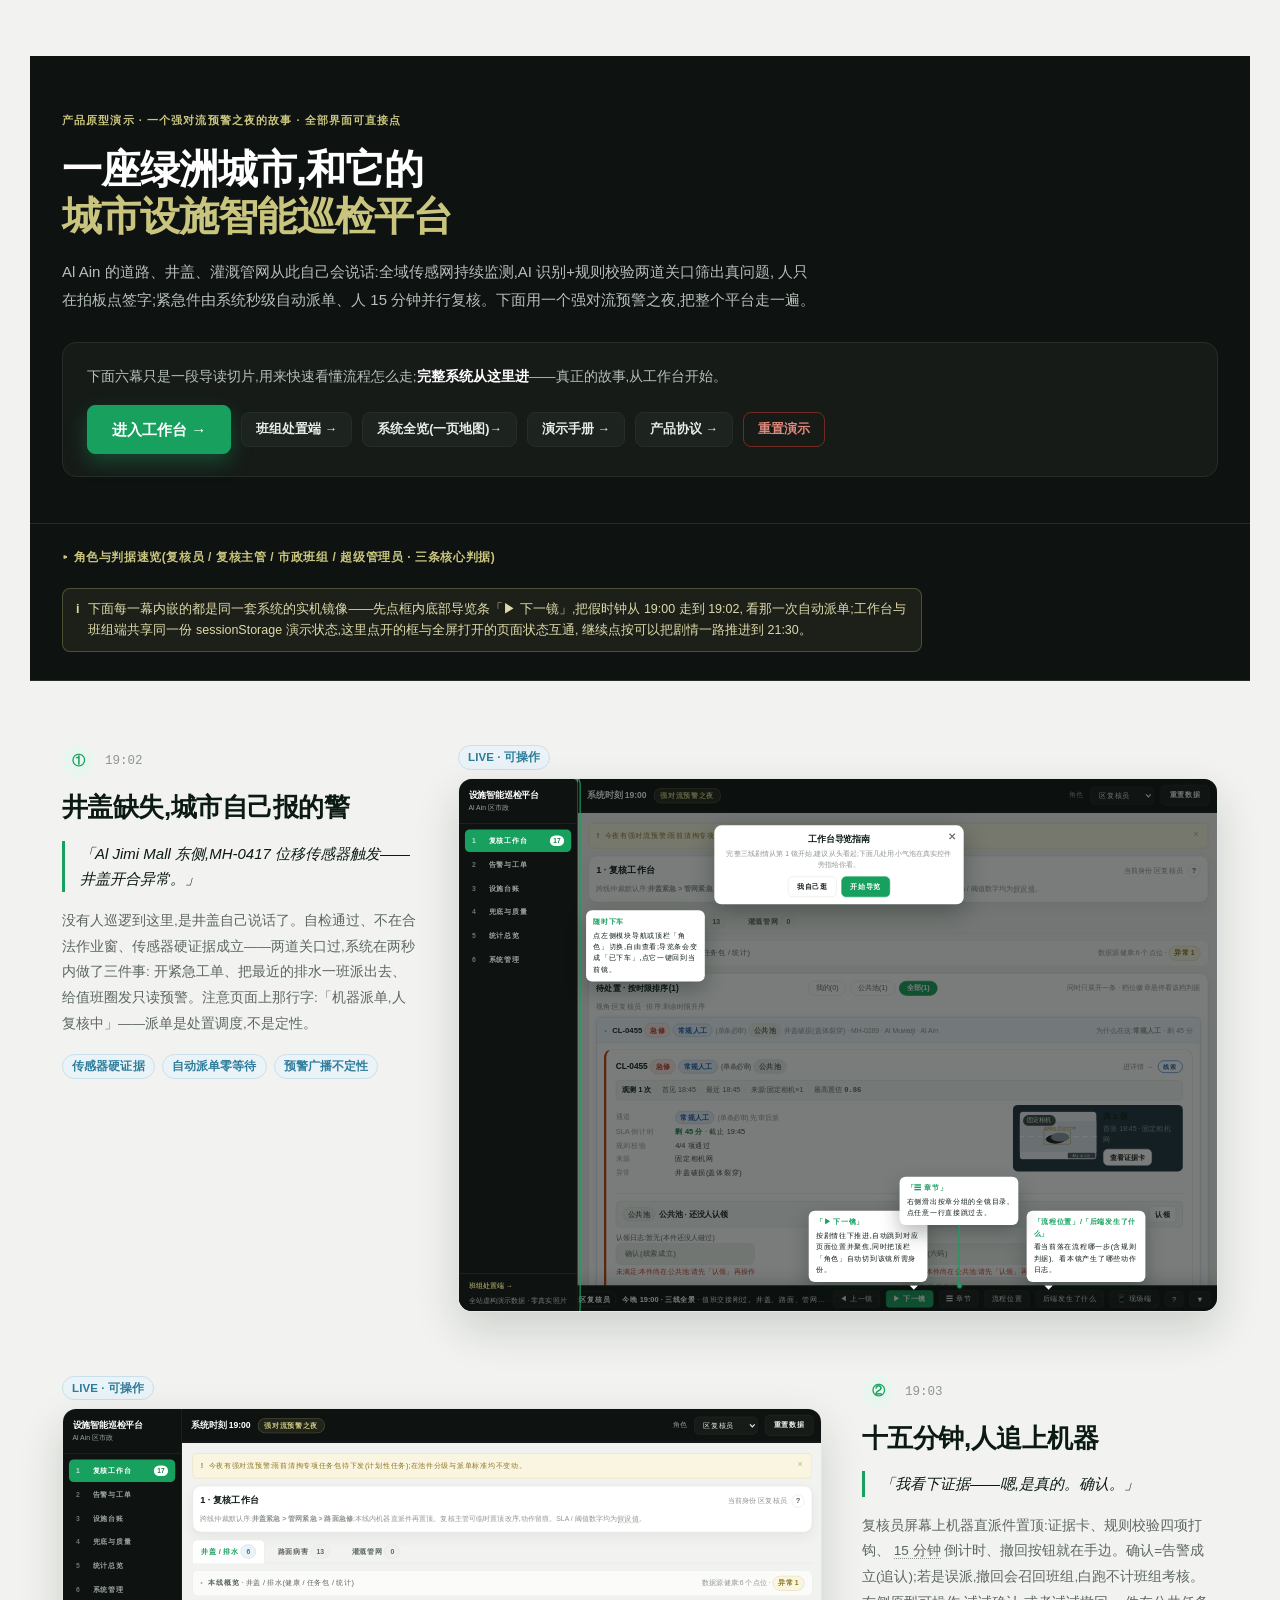
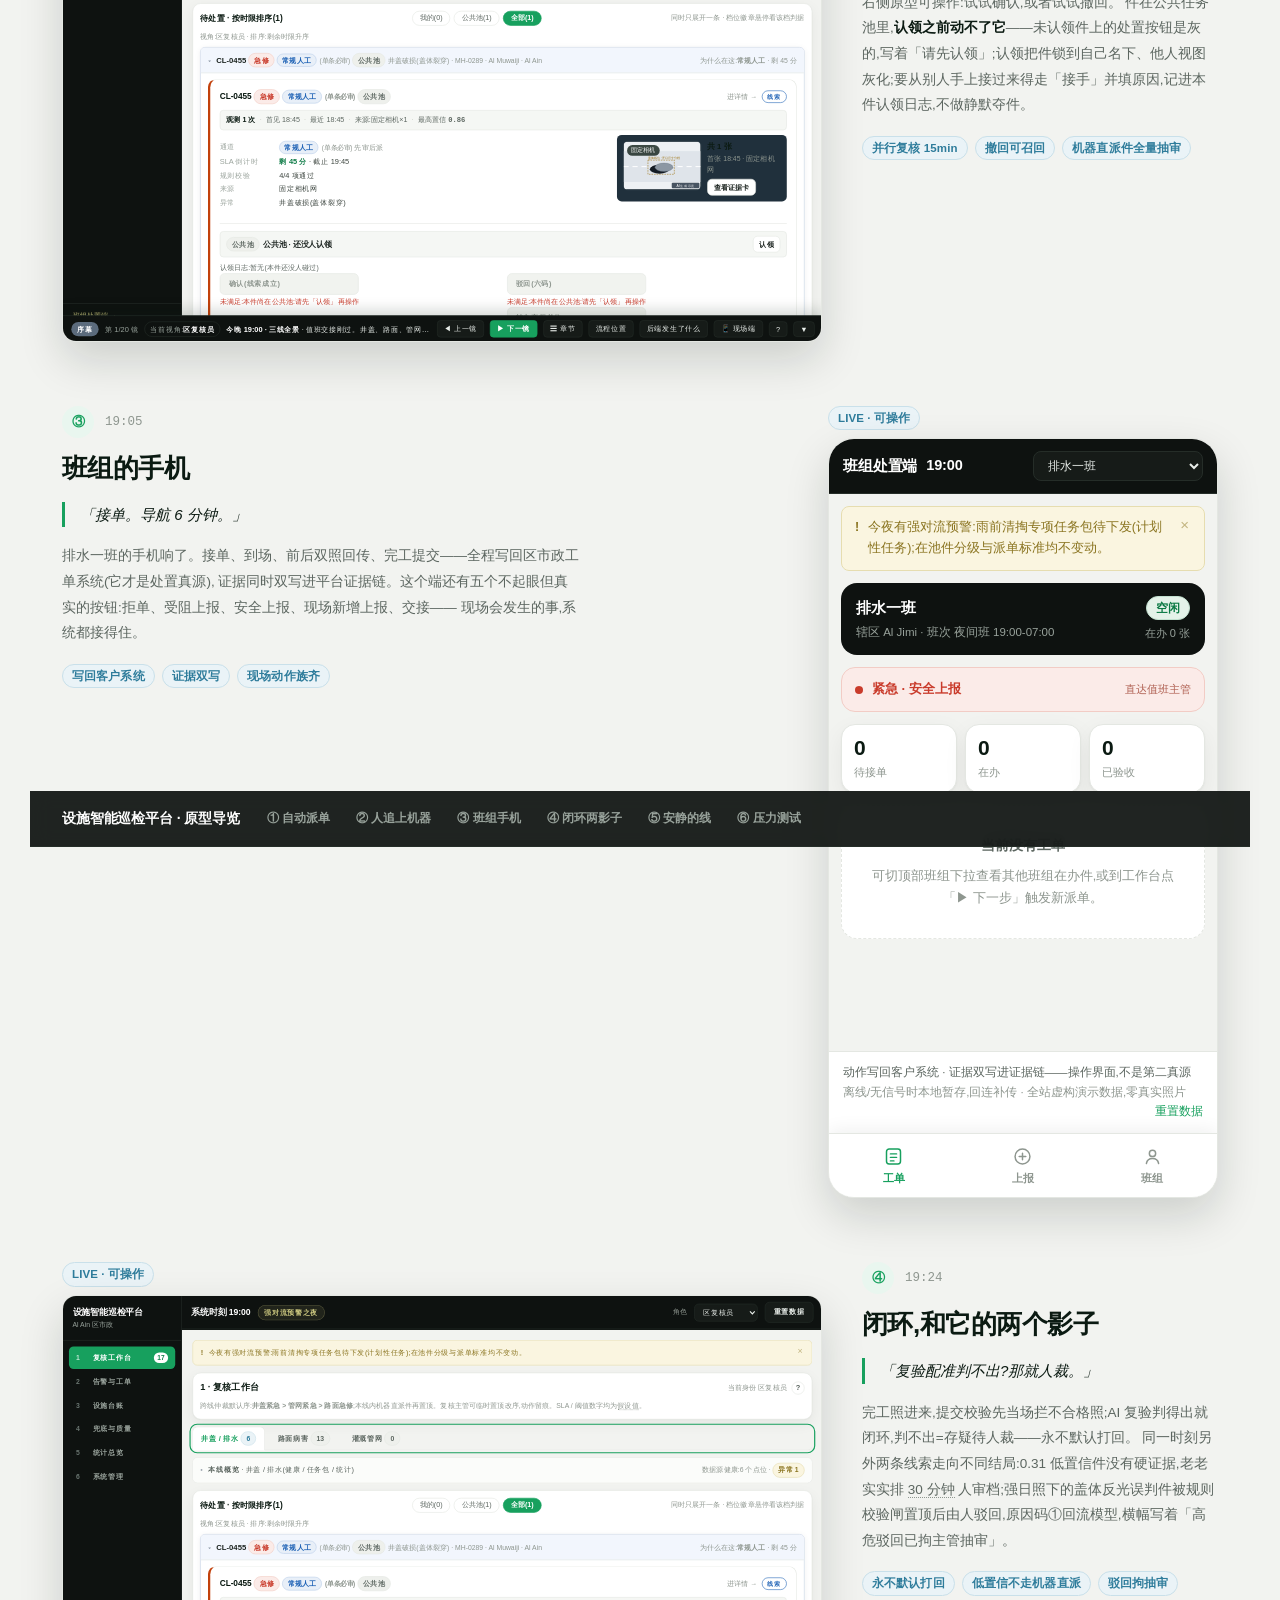
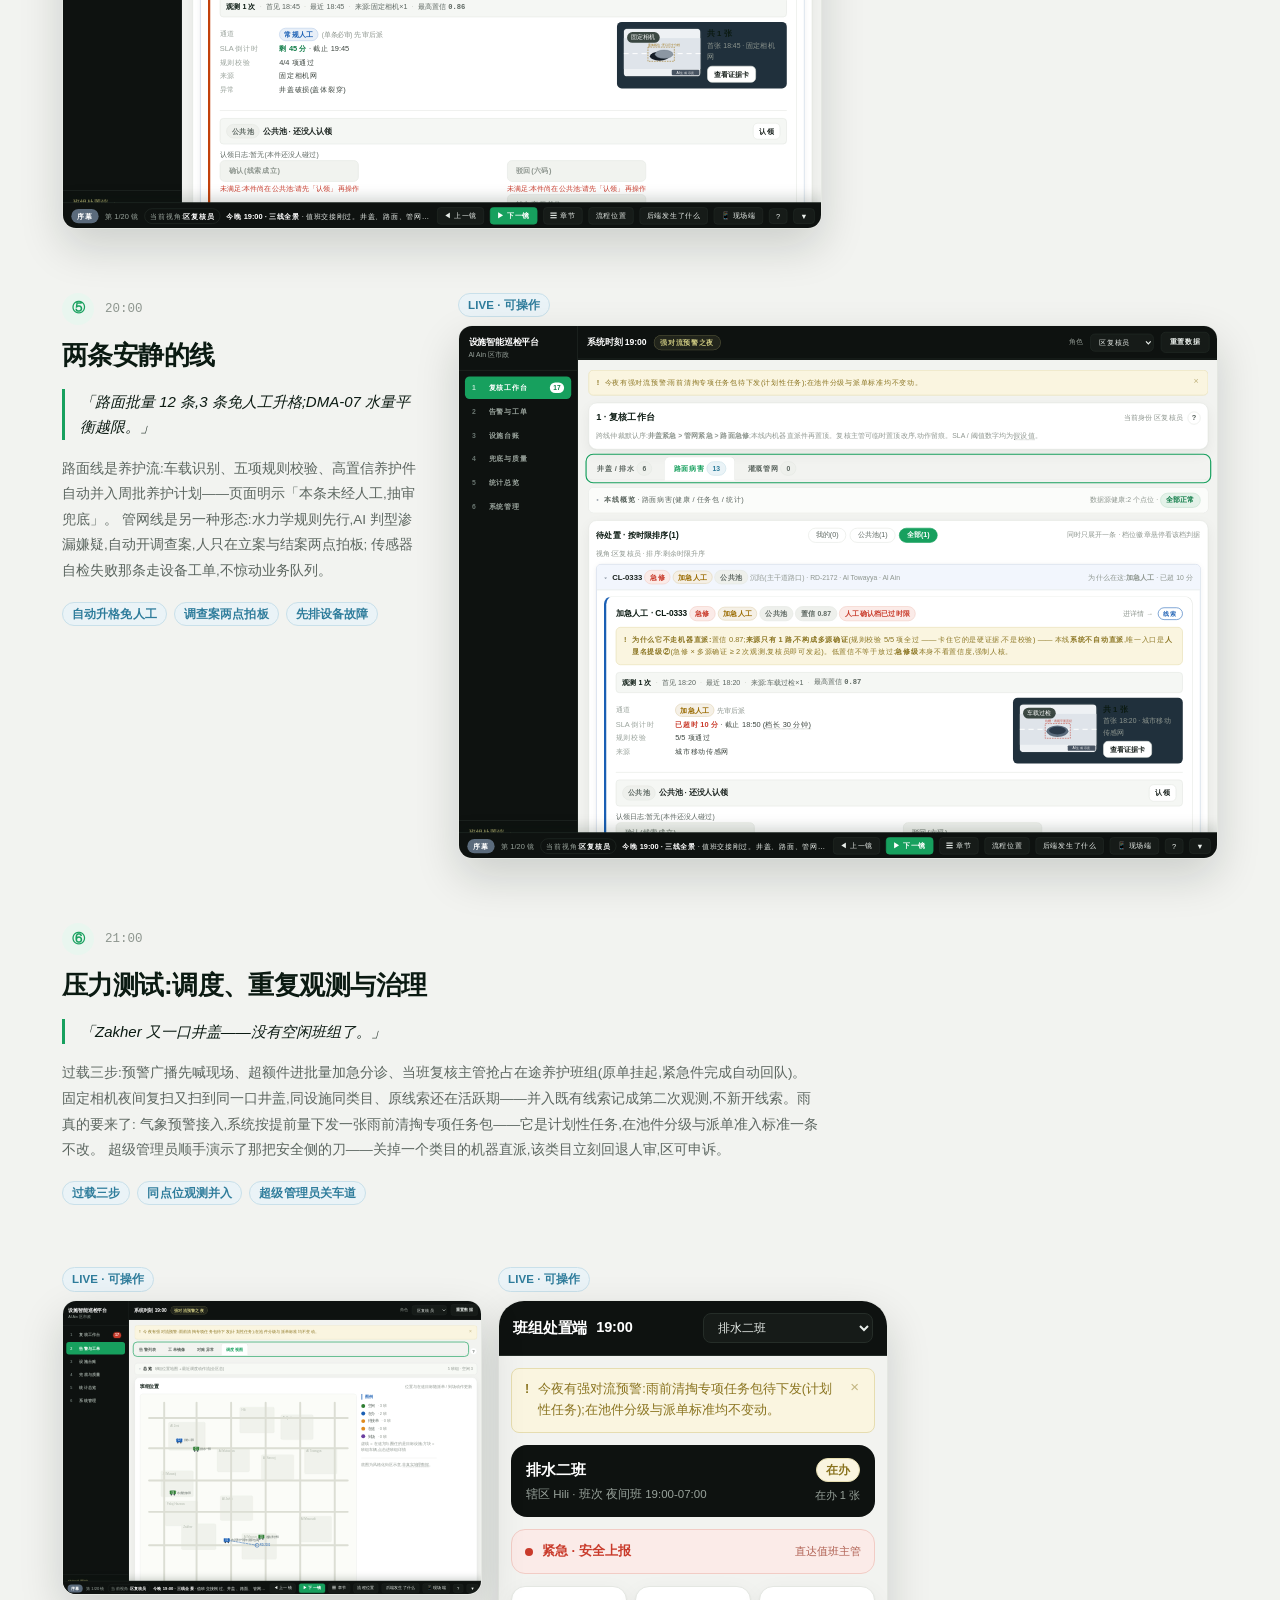
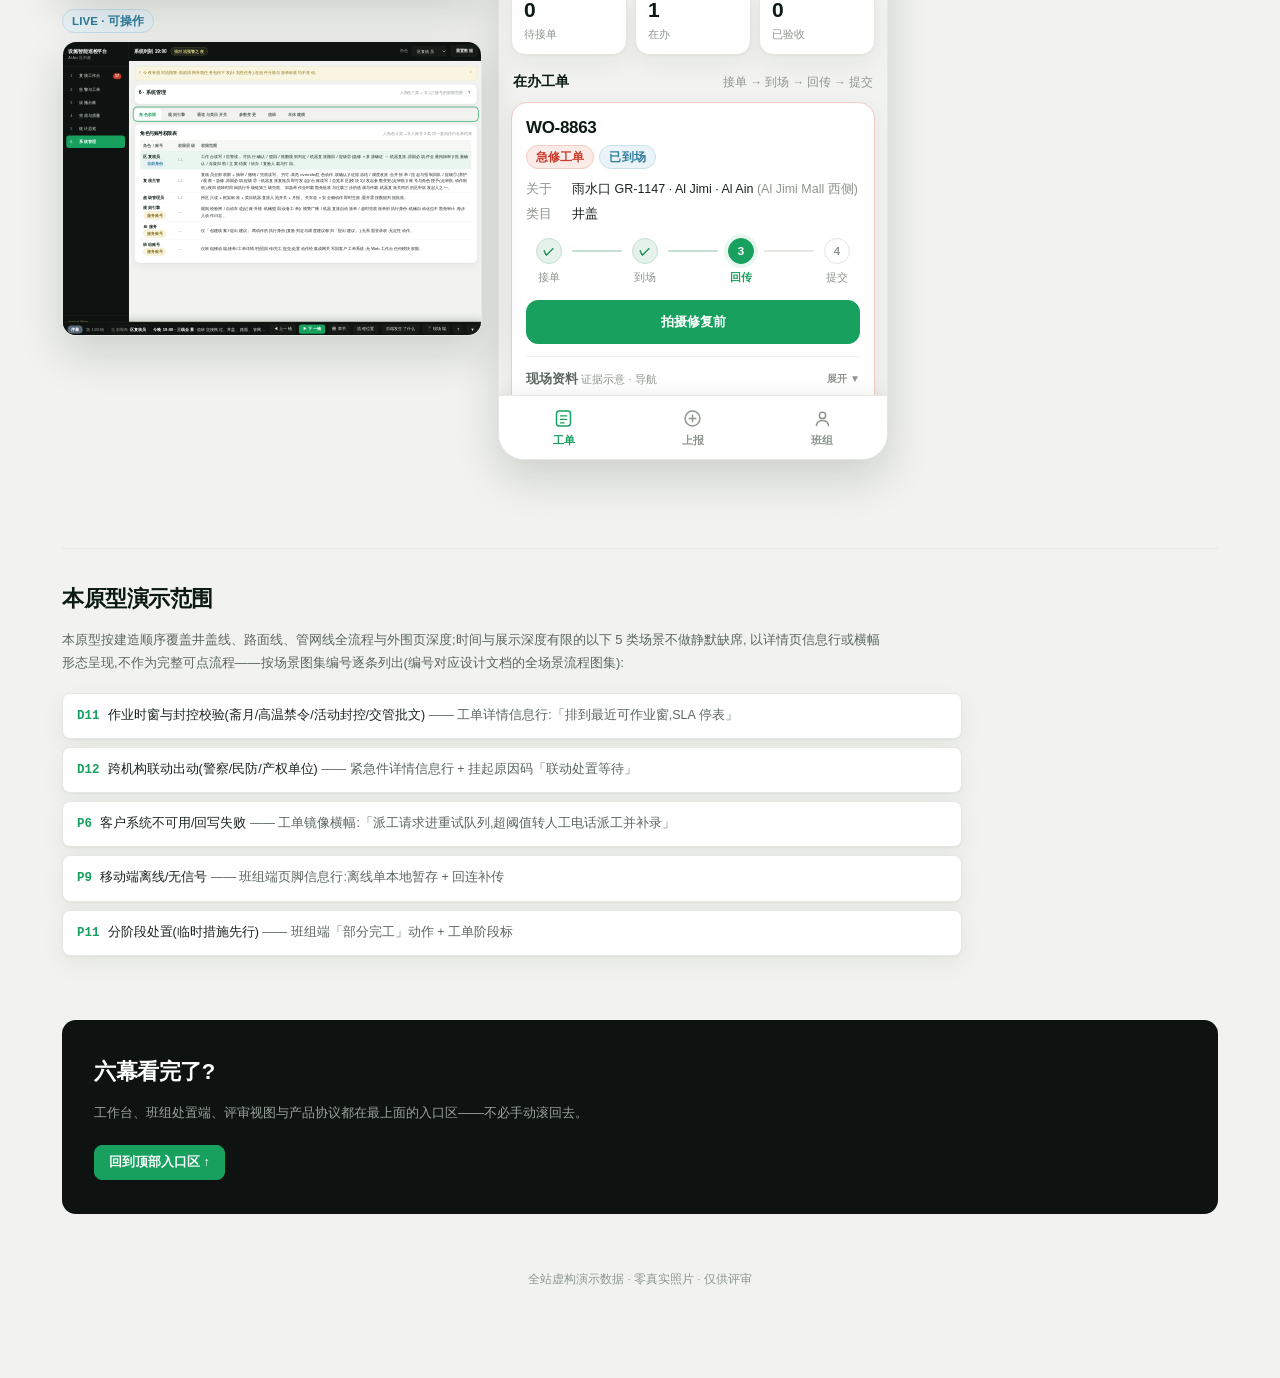
<file: index.html>
<!doctype html>
<html lang="zh-CN">
<head>
<meta charset="utf-8">
<meta name="viewport" content="width=device-width,initial-scale=1">
<title>设施智能巡检平台 · 产品原型导览(演示原型)</title>
<link rel="stylesheet" href="assets/tokens.css">
<style>
  /* index.html 导览页 · 视觉语言对齐 origen(近黑 hero + 暖白内容区 + 品牌绿 + 卡其金)
     颜色一律取 assets/tokens.css 变量,本文件只加布局类。 */

  .page{max-width:1220px;margin:0 auto;padding:0 32px 90px}
  @media (max-width:600px){ .page{padding:0 16px 60px} }

  /* ---------- sticky 幕次锚点导航(深色)---------- */
  .topnav{
    position:sticky;top:0;z-index:50;display:flex;align-items:center;gap:4px;flex-wrap:wrap;
    padding:12px 32px;margin:0 -32px;background:rgba(14,18,16,.92);backdrop-filter:blur(10px);
    border-bottom:1px solid var(--shell-line)
  }
  @media (max-width:600px){ .topnav{padding:10px 16px;margin:0 -16px} }
  .topnav .wm{font-size:14px;font-weight:700;color:#fff;margin-right:12px;white-space:nowrap;letter-spacing:-.01em}
  .topnav a{font-size:12px;color:var(--shell-mute);padding:6px 11px;border-radius:20px;white-space:nowrap;font-weight:600}
  .topnav a:hover{background:var(--blue);color:#fff;text-decoration:none}

  /* ---------- hero(深色通栏)---------- */
  .hero{
    margin:0 -32px;padding:56px 32px 46px;background:var(--shell);
    border-bottom:1px solid var(--shell-line)
  }
  @media (max-width:600px){ .hero{margin:0 -16px;padding:38px 16px 34px} }
  .kicker{font-size:11px;letter-spacing:.1em;color:var(--gold);font-weight:700;text-transform:uppercase}
  h1{margin:16px 0 0;font-size:40px;line-height:1.18;letter-spacing:-.025em;color:#fff;font-weight:700}
  @media (max-width:600px){ h1{font-size:29px} }
  h1 .hi{color:var(--gold);font-weight:700}
  .hero .what{margin:18px 0 0;font-size:15px;line-height:1.85;color:#b6c0b9;max-width:760px;text-wrap:pretty}

  .roles{display:flex;gap:12px;margin-top:26px;flex-wrap:wrap}
  .role{flex:1;min-width:210px;background:var(--shell-2);border:1px solid var(--shell-line);border-radius:var(--radius);padding:15px 17px}
  .role .r1{font-size:14.5px;font-weight:700;color:#fff}
  .role .r2{font-size:11px;color:var(--blue);letter-spacing:.05em;margin-top:3px;font-weight:700;text-transform:uppercase}
  .role .r3{font-size:12.5px;color:#98a29b;line-height:1.65;margin-top:8px}

  .explain{display:grid;grid-template-columns:repeat(3,1fr);gap:12px;margin-top:12px}
  .ex{background:rgba(23,160,94,.10);border:1px solid rgba(23,160,94,.28);border-radius:var(--radius);padding:15px 17px}
  .ex .t{font-size:11px;letter-spacing:.06em;color:#5fd39a;font-weight:700;margin-bottom:7px;text-transform:uppercase}
  .ex p{margin:0;font-size:12.5px;line-height:1.7;color:#cfd8d2}
  @media (max-width:980px){ .explain{grid-template-columns:1fr} }

  .tip{max-width:860px;margin:0;background:rgba(201,197,126,.08);border-color:rgba(201,197,126,.28);color:#ded9ab}
  .tip b{color:#fff}

  /* ---------- 入口区(顶置主 CTA · 工作台最显眼)---------- */
  .entry{margin-top:28px;padding:22px 24px;border-radius:var(--radius);background:var(--shell-2);border:1px solid var(--shell-line)}
  .entry-lead{margin:0 0 16px;font-size:13.5px;line-height:1.8;color:#b6c0b9;max-width:780px}
  .entry-lead b{color:#fff}
  .entry-row{display:flex;gap:10px;flex-wrap:wrap;align-items:center}
  .entry .btn{background:var(--shell-3);border-color:var(--shell-line);color:var(--shell-ink)}
  .entry .btn:hover{background:var(--shell-3);border-color:#3a453f;color:#fff}
  .entry .btn-primary{background:var(--blue);border-color:var(--blue);color:#fff;
    font-size:15px;font-weight:700;padding:11px 24px;box-shadow:0 8px 20px rgba(23,160,94,.35)}
  .entry .btn-primary:hover{background:var(--blue-dark);border-color:var(--blue-dark)}
  .entry .btn-danger{background:transparent;border-color:rgba(201,59,43,.5);color:#e08a7d}
  .entry .btn-danger:hover{background:var(--red);border-color:var(--red);color:#fff}
  @media (max-width:600px){ .entry{padding:18px} }

  /* ---------- 次要区:角色/判据(折叠)+ 操作提示,退到入口区之下、六幕之上 ---------- */
  .pre-acts{margin:0 -32px;padding:22px 32px 28px;background:var(--shell);border-bottom:1px solid var(--shell-line);
    display:flex;flex-direction:column;gap:18px}
  @media (max-width:600px){ .pre-acts{margin:0 -16px;padding:18px 16px 22px} }
  .roles-fold{border:0}
  .roles-fold summary{cursor:pointer;font-size:12px;font-weight:700;color:var(--gold);letter-spacing:.05em;
    text-transform:uppercase;list-style:none;padding:2px 0}
  .roles-fold summary::-webkit-details-marker{display:none}
  .roles-fold summary:before{content:'▸ ';margin-right:1px}
  .roles-fold[open] summary:before{content:'▾ '}
  .roles-fold .fold-body{margin-top:16px}

  /* ---------- 幕(act)---------- */
  .act{display:grid;grid-template-columns:minmax(300px,1fr) auto;gap:40px;align-items:start;padding:64px 0 0}
  .act.rev{grid-template-columns:auto minmax(300px,1fr)}
  .act.rev .act-body{order:2}
  .act-head{display:flex;align-items:center;gap:11px}
  .act-no{flex:none;width:32px;height:32px;border-radius:50%;background:var(--blue-soft);color:var(--blue);
    display:flex;align-items:center;justify-content:center;font-size:13px;font-weight:700}
  .act-time{font-family:ui-monospace,SFMono-Regular,Menlo,Consolas,monospace;font-size:12.5px;color:var(--faint)}
  .act h2{margin:14px 0 0;font-size:26px;letter-spacing:-.02em;color:var(--ink-hi);font-weight:700;line-height:1.3}
  .act .quote{margin:16px 0 0;font-size:15px;line-height:1.7;color:var(--ink-hi);font-style:italic;
    border-left:3px solid var(--blue);padding-left:15px}
  .act .story{margin:16px 0 0;font-size:13.5px;line-height:1.9;color:var(--mute);max-width:520px;text-wrap:pretty}
  .act .story b{color:var(--ink-hi)}
  .points{display:flex;flex-wrap:wrap;gap:7px;margin-top:18px;max-width:520px}
  .pt{font-size:11.5px;letter-spacing:.01em}
  @media (max-width:980px){ .act,.act.rev{grid-template-columns:1fr} .act.rev .act-body{order:0} }

  /* ---------- 内嵌实机 iframe ---------- */
  .frame-wrap{display:flex;flex-direction:column;gap:8px}
  .frame-label{align-self:flex-start}
  .desk,.desk-sm{position:relative;overflow:hidden;border-radius:var(--radius);border:1px solid var(--line);
    background:#fff;box-shadow:var(--shadow-lg)}
  .desk{width:760px;height:534px}
  .desk iframe{width:1280px;height:900px;border:0;display:block;transform:scale(.59375);transform-origin:top left}
  .desk-sm{width:420px;height:295px}
  .desk-sm iframe{width:1280px;height:900px;border:0;display:block;transform:scale(.328125);transform-origin:top left}
  .phone{overflow:hidden;border-radius:26px;border:1px solid var(--line);background:#fff;
    box-shadow:var(--shadow-lg);width:390px;max-width:100%;height:760px;flex:none}
  .phone iframe{width:100%;height:100%;border:0;display:block}
  @media (max-width:980px){
    .desk{width:100%;max-width:538px;height:378px}
    .desk-sm{width:100%;max-width:390px;height:274px}
  }
  @media (max-width:600px){
    .desk{max-width:100%;height:calc((100vw - 32px) * .703)}
    .desk-sm{max-width:100%;height:calc((100vw - 32px) * .703)}
  }

  .stage-multi{display:flex;gap:16px;flex-wrap:wrap;align-items:flex-start;margin-top:22px}
  .stage-col{display:flex;flex-direction:column;gap:14px}
  .act.wide{grid-template-columns:1fr}
  .act.wide .story{max-width:760px}
  .act.wide .points{max-width:760px}

  /* ---------- 演示范围声明区 ---------- */
  .scope{margin-top:88px;padding-top:32px;border-top:1px solid var(--line)}
  .scope h2{margin:0;font-size:22px;color:var(--ink-hi);letter-spacing:-.02em}
  .scope .lead{margin:12px 0 0;font-size:13px;line-height:1.8;color:var(--mute);max-width:820px;text-wrap:pretty}
  .scope-list{list-style:none;margin:18px 0 0;padding:0;display:flex;flex-direction:column;gap:8px;max-width:900px}
  .scope-list li{background:var(--card);border:1px solid var(--line);border-radius:var(--radius-sm);
    padding:11px 14px;font-size:12.5px;line-height:1.7;color:var(--ink);box-shadow:var(--shadow)}
  .scope-list b{color:var(--blue);font-family:ui-monospace,SFMono-Regular,Menlo,Consolas,monospace;margin-right:8px}
  .scope-list .form{color:var(--mute)}

  /* ---------- outro ---------- */
  .outro{margin-top:64px;padding:34px 32px;border-radius:var(--radius);background:var(--shell)}
  .outro h2{margin:0;font-size:22px;color:#fff;letter-spacing:-.02em}
  .outro .lead{margin:12px 0 0;font-size:13px;color:#98a29b;max-width:700px;line-height:1.8}
  .links{display:flex;gap:10px;margin-top:20px;flex-wrap:wrap}
  .outro .btn{background:var(--shell-2);border-color:var(--shell-line);color:var(--shell-ink)}
  .outro .btn:hover{background:var(--shell-3);border-color:#3a453f;color:#fff}
  .outro .btn-primary{background:var(--blue);border-color:var(--blue);color:#fff}
  .outro .btn-primary:hover{background:var(--blue-dark);border-color:var(--blue-dark)}
  .outro .btn-danger{background:transparent;border-color:rgba(201,59,43,.5);color:#e08a7d}
  .outro .btn-danger:hover{background:var(--red);border-color:var(--red);color:#fff}

  .foot{margin-top:56px;text-align:center;font-size:11.5px;color:var(--faint)}
</style>
</head>
<body>
<div class="page">

  <nav class="topnav">
    <span class="wm">设施智能巡检平台 · 原型导览</span>
    <a href="#act1">① 自动派单</a><a href="#act2">② 人追上机器</a><a href="#act3">③ 班组手机</a>
    <a href="#act4">④ 闭环两影子</a><a href="#act5">⑤ 安静的线</a><a href="#act6">⑥ 压力测试</a>
  </nav>

  <header class="hero">
    <div class="kicker">产品原型演示 · 一个强对流预警之夜的故事 · 全部界面可直接点</div>
    <h1>一座绿洲城市,和它的<br><span class="hi">城市设施智能巡检平台</span></h1>
    <p class="what">
      Al Ain 的道路、井盖、灌溉管网从此自己会说话:全域传感网持续监测,AI 识别+规则校验两道关口筛出真问题,
      人只在拍板点签字;紧急件由系统秒级自动派单、人 15 分钟并行复核。下面用一个强对流预警之夜,把整个平台走一遍。
    </p>

    <div class="entry" id="entry">
      <p class="entry-lead">下面六幕只是一段导读切片,用来快速看懂流程怎么走;<b>完整系统从这里进</b>——真正的故事,从工作台开始。</p>
      <div class="entry-row">
        <a class="btn btn-primary" href="app.html" target="_blank" rel="noopener">进入工作台 →</a>
        <a class="btn" href="crew.html" target="_blank" rel="noopener">班组处置端 →</a>
        <a class="btn" href="Tour-C-Overview.dc.html" target="_blank" rel="noopener">系统全览(一页地图)→</a>
        <a class="btn" href="manual.html" target="_blank" rel="noopener">演示手册 →</a>
        <a class="btn" href="spec.html" target="_blank" rel="noopener">产品协议 →</a>
        <button type="button" class="btn btn-danger" id="btnResetDemo">重置演示</button>
      </div>
    </div>
  </header>

  <section class="pre-acts">
    <details class="roles-fold">
      <summary>角色与判据速览(复核员 / 复核主管 / 市政班组 / 超级管理员 · 三条核心判据)</summary>
      <div class="fold-body">
        <div class="roles">
          <div class="role">
            <div class="r1">★ 区复核员</div>
            <div class="r2">Web 工作台 · 坐席</div>
            <div class="r3">确认或驳回的人:线索变告警,由他拍。</div>
          </div>
          <div class="role">
            <div class="r1">复核主管</div>
            <div class="r2">Web 工作台 · 坐席(夜间同岗值班)</div>
            <div class="r3">抽审、紧急 override、提级、调度改派/合并/拆单与抢占仲裁;升级链最后一级兜底。</div>
          </div>
          <div class="role">
            <div class="r1">市政班组</div>
            <div class="r2">手机 · 现场</div>
            <div class="r3">接单、处置、拍照回传;动作写回客户工单系统。</div>
          </div>
          <div class="role">
            <div class="r1">超级管理员</div>
            <div class="r2">桌面 · 治理</div>
            <div class="r3">看总览、抽审、握机器直派开关。</div>
          </div>
        </div>

        <div class="explain">
          <div class="ex">
            <div class="t">看懂 · 线索 vs 告警</div>
            <p>AI 只产「线索」,人签字确认后才叫「告警」——定性权永远在人。</p>
          </div>
          <div class="ex">
            <div class="t">看懂 · 两道关口</div>
            <p>AI 识别是第一道关口,规则校验(硬编码判据逐项打钩)是第二道;两道都过的紧急件才有资格走机器直派。</p>
          </div>
          <div class="ex">
            <div class="t">看懂 · 机器直派「先派后审」</div>
            <p>人身安全等不起人审——硬证据紧急件先自动派班组,人 15 分钟并行复核,撤回可召回;定性权没动,动的是闸门位置。</p>
          </div>
        </div>
      </div>
    </details>

    <div class="tip banner banner-info">
      <span class="banner-ico">i</span>
      <div>
        下面每一幕内嵌的都是同一套系统的实机镜像——先点框内底部导览条「▶ 下一镜」,把假时钟从 19:00 走到 19:02,
        看那一次自动派单;工作台与班组端共享同一份 sessionStorage 演示状态,这里点开的框与全屏打开的页面状态互通,
        继续点按可以把剧情一路推进到 21:30。
      </div>
    </div>
  </section>

  <!-- ============ 幕① ============ -->
  <section class="act" id="act1">
    <div class="act-body">
      <div class="act-head"><span class="act-no">①</span><span class="act-time">19:02</span></div>
      <h2>井盖缺失,城市自己报的警</h2>
      <p class="quote">「Al Jimi Mall 东侧,MH-0417 位移传感器触发——井盖开合异常。」</p>
      <p class="story">
        没有人巡逻到这里,是井盖自己说话了。自检通过、不在合法作业窗、传感器硬证据成立——两道关口过,系统在两秒内做了三件事:
        开紧急工单、把最近的排水一班派出去、给值班圈发只读预警。注意页面上那行字:「机器派单,人复核中」——派单是处置调度,不是定性。
      </p>
      <div class="points">
        <span class="pt badge badge-blue">传感器硬证据</span>
        <span class="pt badge badge-blue">自动派单零等待</span>
        <span class="pt badge badge-blue">预警广播不定性</span>
      </div>
    </div>
    <div class="frame-wrap">
      <span class="frame-label badge badge-blue">LIVE · 可操作</span>
      <div class="desk"><iframe data-src="app.html#/m1" title="工作台 · 复核工作台(井盖线机器直派)"></iframe></div>
    </div>
  </section>

  <!-- ============ 幕② ============ -->
  <section class="act rev" id="act2">
    <div class="frame-wrap">
      <span class="frame-label badge badge-blue">LIVE · 可操作</span>
      <div class="desk"><iframe data-src="app.html#/m1" title="工作台 · 机器直派并行复核卡"></iframe></div>
    </div>
    <div class="act-body">
      <div class="act-head"><span class="act-no">②</span><span class="act-time">19:03</span></div>
      <h2>十五分钟,人追上机器</h2>
      <p class="quote">「我看下证据——嗯,是真的。确认。」</p>
      <p class="story">
        复核员屏幕上机器直派件置顶:证据卡、规则校验四项打钩、
        <span class="assume" title="假设值:机器直派并行复核窗 15 分钟,区可配">15 分钟</span>
        倒计时、撤回按钮就在手边。确认=告警成立(追认);若是误派,撤回会召回班组,白跑不计班组考核。
        右侧原型可操作:试试确认,或者试试撤回。
        件在公共任务池里,<b>认领之前动不了它</b>——未认领件上的处置按钮是灰的,写着「请先认领」;认领把件锁到自己名下、他人视图灰化;要从别人手上接过来得走「接手」并填原因,记进本件认领日志,不做静默夺件。
      </p>
      <div class="points">
        <span class="pt badge badge-blue">并行复核 15min</span>
        <span class="pt badge badge-blue">撤回可召回</span>
        <span class="pt badge badge-blue">机器直派件全量抽审</span>
      </div>
    </div>
  </section>

  <!-- ============ 幕③ ============ -->
  <section class="act" id="act3">
    <div class="act-body">
      <div class="act-head"><span class="act-no">③</span><span class="act-time">19:05</span></div>
      <h2>班组的手机</h2>
      <p class="quote">「接单。导航 6 分钟。」</p>
      <p class="story">
        排水一班的手机响了。接单、到场、前后双照回传、完工提交——全程写回区市政工单系统(它才是处置真源),
        证据同时双写进平台证据链。这个端还有五个不起眼但真实的按钮:拒单、受阻上报、安全上报、现场新增上报、交接——
        现场会发生的事,系统都接得住。
      </p>
      <div class="points">
        <span class="pt badge badge-blue">写回客户系统</span>
        <span class="pt badge badge-blue">证据双写</span>
        <span class="pt badge badge-blue">现场动作族齐</span>
      </div>
    </div>
    <div class="frame-wrap">
      <span class="frame-label badge badge-blue">LIVE · 可操作</span>
      <div class="phone"><iframe data-src="crew.html" title="班组处置端(排水一班)"></iframe></div>
    </div>
  </section>

  <!-- ============ 幕④ ============ -->
  <section class="act rev" id="act4">
    <div class="frame-wrap">
      <span class="frame-label badge badge-blue">LIVE · 可操作</span>
      <div class="desk"><iframe data-src="app.html#/m1" title="工作台 · 闭环与两条对照线索"></iframe></div>
    </div>
    <div class="act-body">
      <div class="act-head"><span class="act-no">④</span><span class="act-time">19:24</span></div>
      <h2>闭环,和它的两个影子</h2>
      <p class="quote">「复验配准判不出?那就人裁。」</p>
      <p class="story">
        完工照进来,提交校验先当场拦不合格照;AI 复验判得出就闭环,判不出=存疑待人裁——永不默认打回。
        同一时刻另外两条线索走向不同结局:0.31 低置信件没有硬证据,老老实实排
        <span class="assume" title="假设值:加急人工档 SLA 30 分钟,区可配">30 分钟</span>
        人审档;强日照下的盖体反光误判件被规则校验闸置顶后由人驳回,原因码①回流模型,横幅写着「高危驳回已拘主管抽审」。
      </p>
      <div class="points">
        <span class="pt badge badge-blue">永不默认打回</span>
        <span class="pt badge badge-blue">低置信不走机器直派</span>
        <span class="pt badge badge-blue">驳回拘抽审</span>
      </div>
    </div>
  </section>

  <!-- ============ 幕⑤ ============ -->
  <section class="act" id="act5">
    <div class="act-body">
      <div class="act-head"><span class="act-no">⑤</span><span class="act-time">20:00</span></div>
      <h2>两条安静的线</h2>
      <p class="quote">「路面批量 12 条,3 条免人工升格;DMA-07 水量平衡越限。」</p>
      <p class="story">
        路面线是养护流:车载识别、五项规则校验、高置信养护件自动并入周批养护计划——页面明示「本条未经人工,抽审兜底」。
        管网线是另一种形态:水力学规则先行,AI 判型渗漏嫌疑,自动开调查案,人只在立案与结案两点拍板;
        传感器自检失败那条走设备工单,不惊动业务队列。
      </p>
      <div class="points">
        <span class="pt badge badge-blue">自动升格免人工</span>
        <span class="pt badge badge-blue">调查案两点拍板</span>
        <span class="pt badge badge-blue">先排设备故障</span>
      </div>
    </div>
    <div class="frame-wrap">
      <span class="frame-label badge badge-blue">LIVE · 可操作</span>
      <div class="desk"><iframe data-src="app.html#/m1/line/rd" title="工作台 · 路面线(可切到管网线调查案)"></iframe></div>
    </div>
  </section>

  <!-- ============ 幕⑥ ============ -->
  <section class="act wide" id="act6">
    <div class="act-body">
      <div class="act-head"><span class="act-no">⑥</span><span class="act-time">21:00</span></div>
      <h2>压力测试:调度、重复观测与治理</h2>
      <p class="quote">「Zakher 又一口井盖——没有空闲班组了。」</p>
      <p class="story">
        过载三步:预警广播先喊现场、超额件进批量加急分诊、当班复核主管抢占在途养护班组(原单挂起,紧急件完成自动回队)。
固定相机夜间复扫又扫到同一口井盖,同设施同类目、原线索还在活跃期——并入既有线索记成第二次观测,不新开线索。雨真的要来了:
        气象预警接入,系统按提前量下发一张雨前清掏专项任务包——它是计划性任务,在池件分级与派单准入标准一条不改。
        超级管理员顺手演示了那把安全侧的刀——关掉一个类目的机器直派,该类目立刻回退人审,区可申诉。
      </p>
      <div class="points">
        <span class="pt badge badge-blue">过载三步</span>
        <span class="pt badge badge-blue">同点位观测并入</span>
        <span class="pt badge badge-blue">超级管理员关车道</span>
      </div>
    </div>
    <div class="stage-multi">
      <div class="stage-col">
        <div class="frame-wrap">
          <span class="frame-label badge badge-blue">LIVE · 可操作</span>
          <div class="desk-sm"><iframe data-src="app.html#/m2/dispatch" title="工作台 · 调度视图(过载三步/改派)"></iframe></div>
        </div>
        <div class="frame-wrap">
          <span class="frame-label badge badge-blue">LIVE · 可操作</span>
          <div class="desk-sm"><iframe data-src="app.html#/m6" title="工作台 · 系统管理(类目机器直派开关)"></iframe></div>
        </div>
      </div>
      <div class="frame-wrap">
        <span class="frame-label badge badge-blue">LIVE · 可操作</span>
        <div class="phone"><iframe data-src="crew.html?crew=CR-02" title="现场端 · 借调班组(抢占后接单)"></iframe></div>
      </div>
    </div>
  </section>

  <!-- ============ 演示范围声明区 ============ -->
  <section class="scope">
    <h2>本原型演示范围</h2>
    <p class="lead">
      本原型按建造顺序覆盖井盖线、路面线、管网线全流程与外围页深度;时间与展示深度有限的以下 5 类场景不做静默缺席,
      以详情页信息行或横幅形态呈现,不作为完整可点流程——按场景图集编号逐条列出(编号对应设计文档的全场景流程图集):
    </p>
    <ul class="scope-list" id="scopeList"></ul>
  </section>

  <!-- ============ outro(精简:入口区已在顶部,这里只留一条回程锚点)============ -->
  <div class="outro">
    <h2>六幕看完了?</h2>
    <p class="lead">工作台、班组处置端、评审视图与产品协议都在最上面的入口区——不必手动滚回去。</p>
    <div class="links">
      <a class="btn btn-primary" href="#entry">回到顶部入口区 ↑</a>
    </div>
  </div>

  <footer class="foot">全站虚构演示数据 · 零真实照片 · 仅供评审</footer>
</div>

<script src="assets/data.js"></script>
<script>
(function () {
  'use strict';

  function esc(s) {
    return String(s == null ? '' : s).replace(/[&<>"']/g, function (c) {
      return { '&': '&amp;', '<': '&lt;', '>': '&gt;', '"': '&quot;', "'": '&#39;' }[c];
    });
  }

  /* ---------- 演示范围声明区:直接读 assets/data.js 的 SHALLOW_SCENES(单一口径,不重复造数据) ---------- */
  var scopeList = document.getElementById('scopeList');
  var scenes = window.SHALLOW_SCENES || [];
  if (scopeList && scenes.length) {
    scopeList.innerHTML = scenes.map(function (it) {
      return '<li><b>' + esc(it.fig) + '</b>' + esc(it.name) +
        ' <span class="form">—— ' + esc(it.form) + '</span></li>';
    }).join('');
  } else if (scopeList) {
    scopeList.innerHTML = '<li>浅演示清单数据未载入(assets/data.js 未就绪)。</li>';
  }

  /* ---------- iframe 懒加载:进视口才赋 src(借 the PEAT 面试演示包4 index.html 机制)---------- */
  var frames = Array.prototype.slice.call(document.querySelectorAll('iframe[data-src]'));
  function load(f) { if (!f.getAttribute('src')) f.src = f.getAttribute('data-src'); }
  if ('IntersectionObserver' in window) {
    var io = new IntersectionObserver(function (entries) {
      entries.forEach(function (e) { if (e.isIntersecting) { load(e.target); io.unobserve(e.target); } });
    }, { rootMargin: '600px 0px' });
    frames.forEach(function (f) { io.observe(f); });
  } else {
    frames.forEach(load); /* IO 不可用时降级:直接全部加载 */
  }

  /* ---------- 重置演示:清 sessionStorage 后提示刷新(不强制跳转,避免打断评审者正在看的页) ---------- */
  var btnReset = document.getElementById('btnResetDemo');
  if (btnReset) {
    btnReset.addEventListener('click', function () {
      try { window.sessionStorage.removeItem('origen-demo-v1'); } catch (e) { /* 内存兜底态,忽略 */ }
      window.alert('演示状态已清空。刷新本页,或已打开的工作台 / 班组端页面,即可从 19:00 重新开始。');
    });
  }
})();
</script>
</body>
</html>
</file>
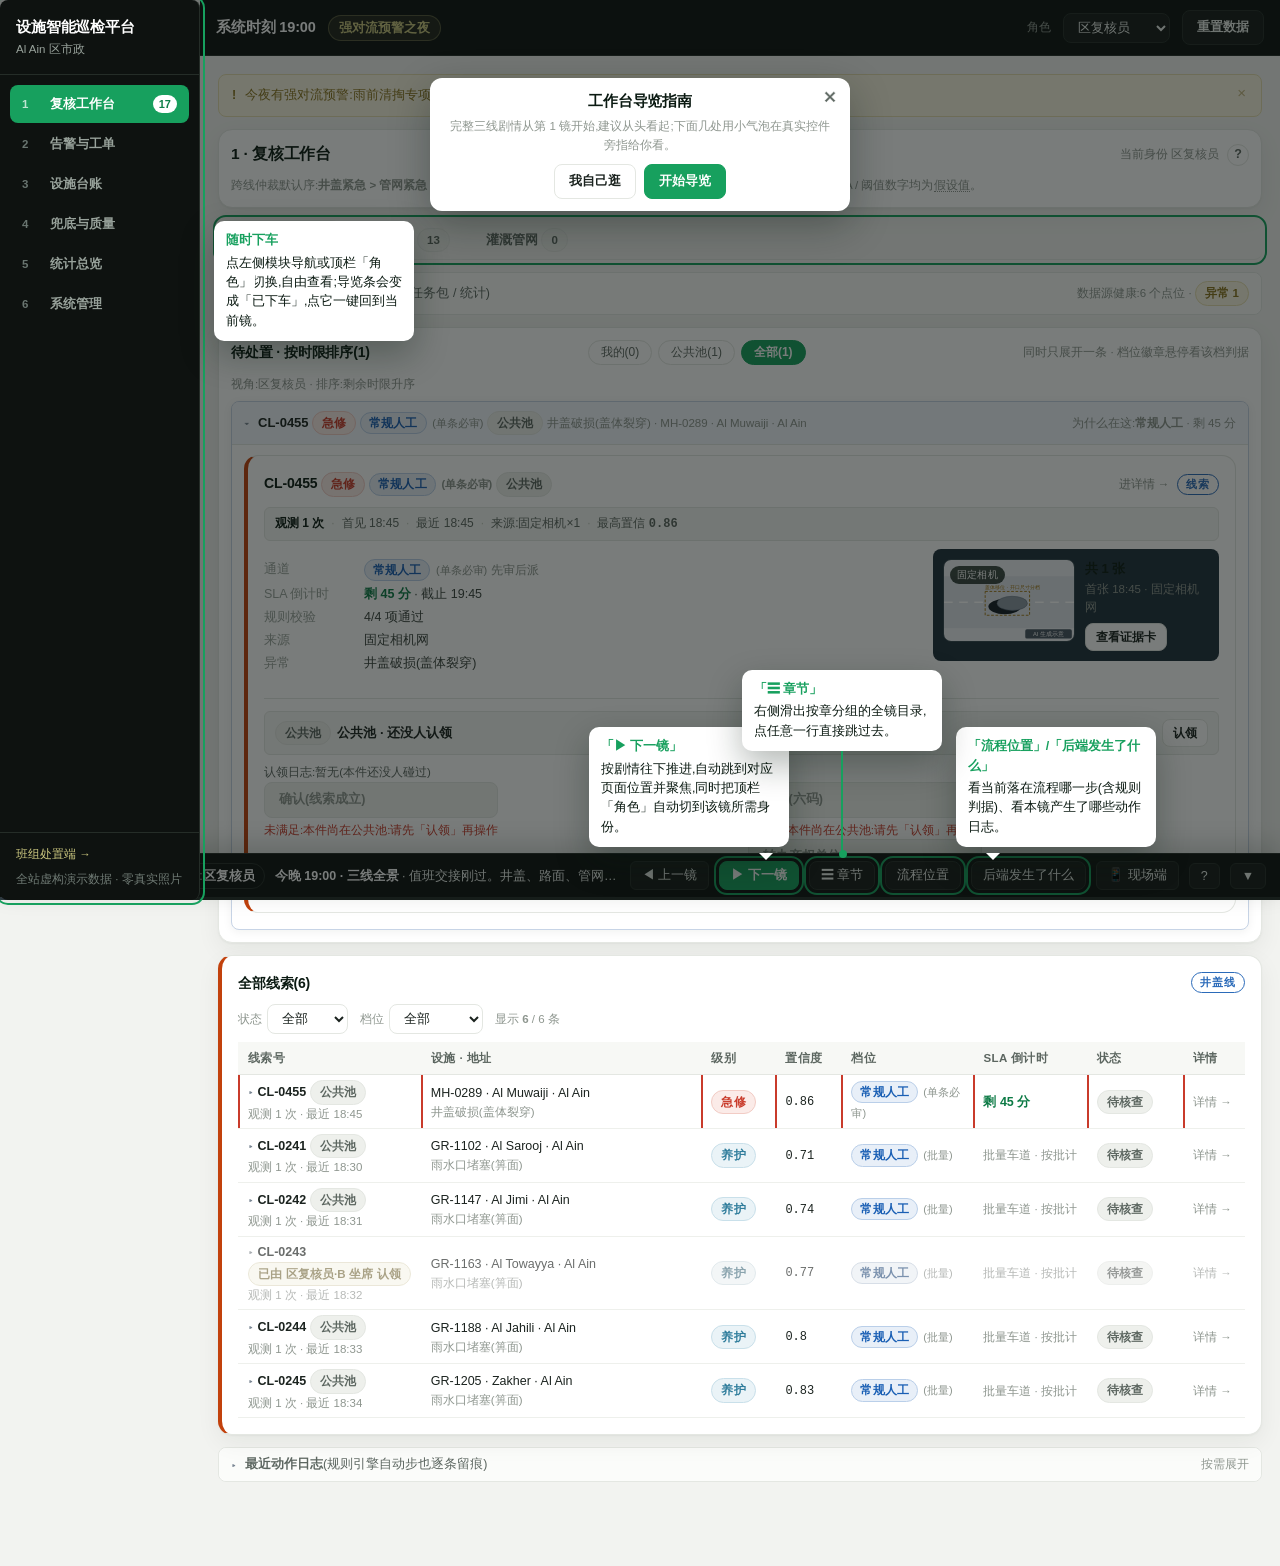
<file: app.html>
<!doctype html>
<html lang="zh-CN">
<head>
<meta charset="utf-8">
<meta name="viewport" content="width=device-width,initial-scale=1">
<title>Al Ain 区市政 · 设施智能巡检工作台</title>
<link rel="stylesheet" href="assets/tokens.css">
</head>
<body>

<div class="app">

  <!-- ============ 左侧六模块导航(施工图 §7 / 设计档 §0.7)============ -->
  <aside class="nav">
    <div class="nav-brand">
      <b>设施智能巡检平台</b>
      <span class="tiny">Al Ain 区市政</span>
    </div>
    <ul class="nav-list" id="navList"></ul>
    <div class="nav-foot">
      <div><a href="crew.html">班组处置端 →</a></div>
      
      <div style="margin-top:6px">全站虚构演示数据 · 零真实照片</div>
    </div>
  </aside>

  <div class="main">
    <!-- ============ 顶栏:工作时钟 / 重置 / 角色切换器(推进职责已并入底部分镜导览条 assets/tour.js)============ -->
    <header class="top">
      <span class="top-clock">系统时刻 <span id="clock">19:00</span></span>
      <span class="top-ctx" id="sceneCtx">强对流预警之夜</span>
      <span class="top-spacer"></span>
      <label class="tiny" for="roleSel" style="color:var(--faint)">角色</label>
      <select id="roleSel" style="width:auto"></select>
      <button type="button" class="btn" id="btnReset">重置数据</button>
    </header>

    <main class="view" id="view"></main>
  </div>
</div>

<div class="toasts"></div>

<script src="assets/data.js"></script>
<script src="assets/store.js"></script>
<script src="assets/ui.js"></script>

<script>
/* ============ 模块登记表(路由目标;新增模块必须同时登记,防死链 R70)============ */
window.MODULES = [
  { id:'m1', no:'1', name:'复核工作台',  owner:'W1-A 工兵',
    spec:['三线分区 tab(井盖/路面/管网,仲裁序置顶紧急件)','队列表 + 详情(对象卡/证据卡/规则校验卡/动作面板/时间线)','机器直派并行复核卡','调查案视图(管网线)'] },
  { id:'m2', no:'2', name:'告警与工单',  owner:'W1-B 工兵',
    spec:['告警列表','工单镜像(状态机五格:已派工/已接单/已到场/已完工/已验收)','对账异常队列','调度视图(班组负载卡 + 改派/合并/拆单 + 现场受阻待处理区)'] },
  { id:'m3', no:'3', name:'设施台账',    owner:'W1-D 工兵',
    spec:['设施列表 + 详情','点位历史与证据链回查','劣化曲线(路面线)','观测覆盖窗行','Onwani 双语字段位(空值不渲染)'] },
  { id:'m4', no:'4', name:'兜底与质量',  owner:'W1-B 工兵',
    spec:['抽审队列(拘审标来源)'] },   /* Z4c#5:同点位重复观测的并入发生在线索层(m1 观测行),m4 无此视图,死登记删 */
  { id:'m5', no:'5', name:'统计总览',    owner:'W1-D 工兵',
    spec:['健康总览卡(数字=前面动作的下游,联动 store)','覆盖热区示意 SVG'] },
  { id:'m6', no:'6', name:'系统管理',    owner:'W1-D 工兵',
    spec:['角色表','参数变更(影子试算)','类目机器直派开关(超级管理员)','值班表'] }
];
window.VIEWS = {};
</script>

<!-- =================================================================
     六模块视图函数已拆为 assets/m1.js…m6.js,一文件一位工兵,文件互斥(裁定 2026-08-09)。
     约定:VIEWS.mX(ctx) 返回 HTML 字符串;ctx = {module, rest[], hash}。
     详情路由示例:#/m1/clue/CL-0417  →  ctx.rest = ['clue','CL-0417']
     只写分给你的 mX.js;共享文件(tokens/store/data/ui/app.html)只读。
     ================================================================= -->

<script src="assets/m1.js"></script>  <!-- 归属 W1-A 工兵,只写自己这个文件 -->
<script src="assets/m2.js"></script>  <!-- 归属 W1-B 工兵,只写自己这个文件 -->
<script src="assets/m3.js"></script>  <!-- 归属 W1-D 工兵,只写自己这个文件 -->
<script src="assets/m4.js"></script>  <!-- 归属 W1-B 工兵,只写自己这个文件 -->
<script src="assets/m5.js"></script>  <!-- 归属 W1-D 工兵,只写自己这个文件 -->
<script src="assets/m6.js"></script>  <!-- 归属 W1-D 工兵,只写自己这个文件 -->

<script>
/* ============ 壳:hash 路由 + 渲染框架(W0 地基件,W1 勿改)============ */
(function (w, d) {
  'use strict';
  var DEF = 'm1';

  function mod(id) {
    for (var i = 0; i < w.MODULES.length; i++) if (w.MODULES[i].id === id) return w.MODULES[i];
    return null;
  }

  /* 统一占位块:未填充的模块用它,保证有内容、无死链 */
  VIEWS._ph = function (id, ctx) {
    var m = mod(id) || { name: id, owner: '待分配', spec: [] };
    var deep = (ctx.rest && ctx.rest.length) ? '<div class="tiny" style="margin-top:6px">当前深链参数:' + UI.esc(ctx.rest.join(' / ')) + '</div>' : '';
    return UI.placeholder(m.no + ' · ' + m.name, m.owner + '填充', m.spec) + deep;
  };

  function parseHash() {
    var h = (w.location.hash || '').replace(/^#\/?/, '');
    var parts = h.split('/').filter(function (x) { return x !== ''; });
    var id = parts[0] || DEF;
    if (!mod(id)) id = DEF;
    return { module: id, rest: parts.slice(1), hash: h };
  }

  function renderNav(cur) {
    d.getElementById('navList').innerHTML = w.MODULES.map(function (m) {
      return '<li><a href="#/' + m.id + '" class="' + (m.id === cur ? 'is-on' : '') + '">' +
        '<span class="nav-no">' + m.no + '</span><span>' + UI.esc(m.name) + '</span></a></li>';
    }).join('');
  }

  function renderTop() {
    var st = w.S.get();
    d.getElementById('clock').textContent = w.S.now();
    d.getElementById('sceneCtx').textContent = st.meta.scene + (st.gov.weatherAlert ? ' · 气象预警生效中' : '');
    var sel = d.getElementById('roleSel');
    if (!sel.options.length) {
      var disp = w.DATA.dict.roleDisplay || {};
      sel.innerHTML = w.DATA.dict.roles.map(function (r) { return '<option value="' + r + '">' + (disp[r] || r) + '</option>'; }).join('');
    }
    if (w.DATA.dict.roles.indexOf(st.role) < 0) {
      // 从班组端回来时 role 可能是服务账号语境——工作台无此身份,回落坐席默认(班组账号无 Web 工作台权限)
      w.S.setRole('区复核员');
      st = w.S.get();
    }
    sel.value = st.role;
  }

  function render() {
    var ctx = parseHash();
    renderNav(ctx.module);
    renderTop();
    var fn = VIEWS[ctx.module];
    var body = '';
    try { body = fn ? fn(ctx) : VIEWS._ph(ctx.module, ctx); }
    catch (e) { body = UI.banner('danger', '模块 ' + UI.esc(ctx.module) + ' 渲染异常:' + UI.esc(e.message)); }
    d.getElementById('view').innerHTML = UI.banners(ctx.module) + body;
  }

  /* 顶栏交互(推进按钮已迁至底部分镜导览条,id=btnNext 由 assets/tour.js 挂「下一镜」) */
  d.getElementById('btnReset').addEventListener('click', function () { w.S.reset(); });
  d.getElementById('roleSel').addEventListener('change', function (e) { w.S.setRole(e.target.value); });

  /* 事件:store 变更 → 重绘;场景步进 → 叙事 toast */
  w.addEventListener('render', render);
  w.addEventListener('hashchange', render);
  w.addEventListener('scenario', function (e) {
    var s = e.detail && e.detail.step;
    if (s) UI.toast(s.t + ' · ' + s.narration, 'warn');
  });

  /* 按钮即动作:全局委托 → S.commit(唯一状态变更入口) */
  UI.bindActions(d);

  if (!w.location.hash) w.location.hash = '#/' + DEF;
  render();
  w.ROUTE = { render: render, parse: parseHash };
})(window, document);
</script>

<!-- 导览层:分镜导览条 + 两枚说明浮层(必须在壳之后加载,依赖 w.ROUTE 与首屏 DOM) -->
<script src="assets/tour.js"></script>
</body>
</html>
</file>
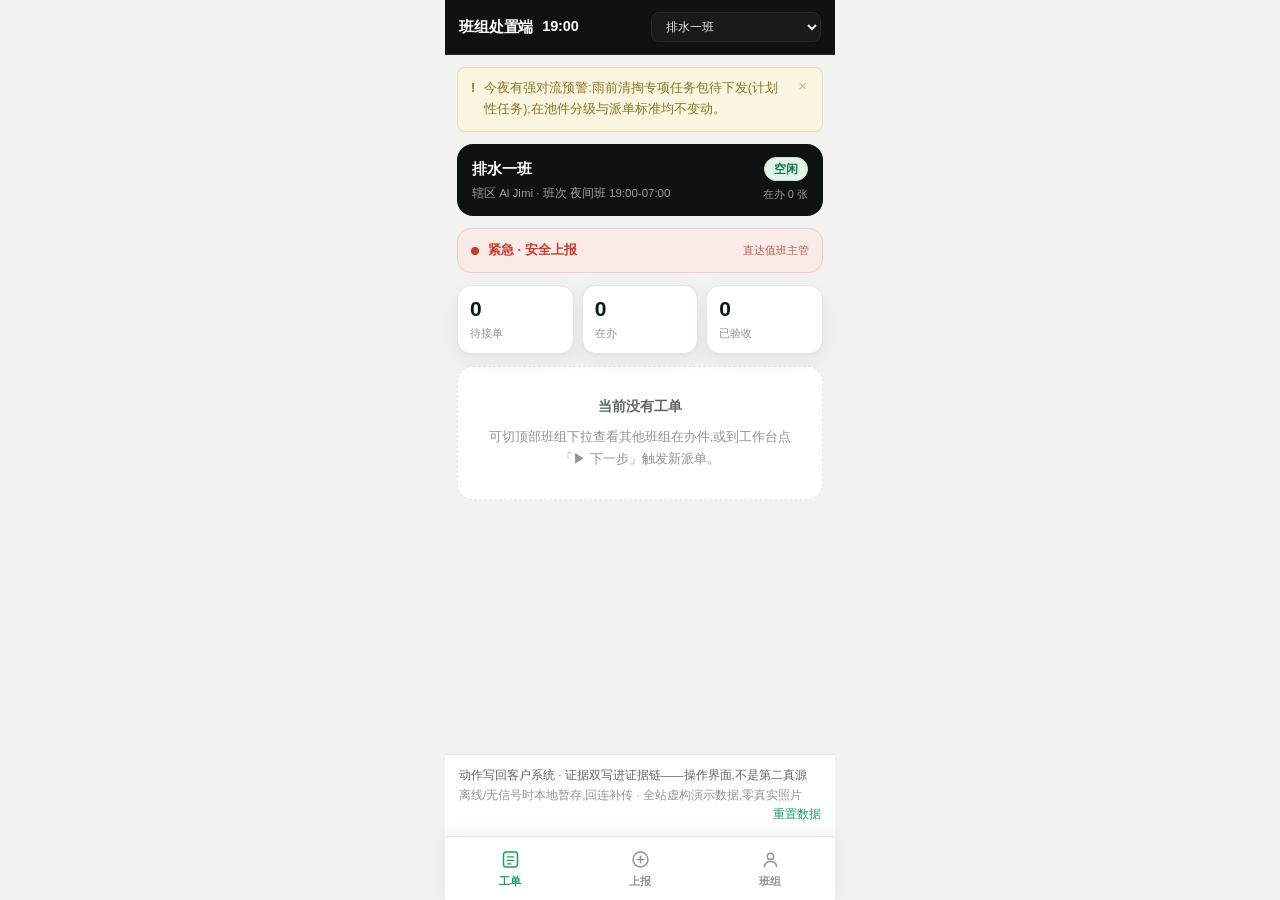
<file: crew.html>
<!doctype html>
<html lang="zh-CN">
<head>
<meta charset="utf-8">
<meta name="viewport" content="width=device-width,initial-scale=1">
<title>班组处置端 · 设施智能巡检</title>
<link rel="stylesheet" href="assets/tokens.css">
<style>
/* ===== 班组处置端 页面级样式(自包含,不改 tokens.css 本体)=====
   视觉沿用 origen 品牌体系:近黑壳 / 暖白内容区 / 品牌绿 / 卡其金。
   结构:底部 tab 三分区(工单 / 上报 / 班组)+ 工单卡单主 CTA + 次级动作收进抽屉。 */

:root{ --ctab:64px }

.mob{background:var(--bg)}
.mob-top{padding:12px 14px}
.mob-top b{font-size:15px}
.mob-body{padding:12px 12px 4px}
.mob-foot{margin-bottom:var(--ctab);line-height:1.7}

/* ---- 底部 tab ---- */
.c-tabbar{
  position:fixed;left:50%;transform:translateX(-50%);bottom:0;width:100%;max-width:390px;
  height:var(--ctab);background:#fff;border-top:1px solid var(--line);display:flex;z-index:30;
  box-shadow:0 -2px 18px rgba(11,26,18,.07)
}
.c-tab{
  flex:1;display:flex;flex-direction:column;align-items:center;justify-content:center;gap:4px;
  border:0;background:none;font-family:inherit;color:var(--faint);font-size:11px;font-weight:600;
  cursor:pointer;padding:0;-webkit-tap-highlight-color:transparent
}
.c-tab svg{width:21px;height:21px;stroke:currentColor;fill:none;stroke-width:1.7;stroke-linecap:round;stroke-linejoin:round}
.c-tab.is-on{color:var(--blue)}
.c-tab-n{
  position:absolute;transform:translate(14px,-11px);background:var(--red);color:#fff;
  font-size:10px;line-height:15px;min-width:15px;height:15px;border-radius:8px;padding:0 4px;text-align:center;font-weight:700
}

/* ---- 班组身份卡(深色)---- */
.c-idcard{
  background:var(--shell);color:#fff;border-radius:16px;padding:13px 15px;margin-bottom:12px;
  display:flex;align-items:center;gap:10px
}
.c-idcard .n{font-size:15px;font-weight:700;letter-spacing:-.01em}
.c-idcard .s{font-size:11.5px;color:var(--shell-mute);margin-top:3px}
.c-idcard .r{margin-left:auto;text-align:right;flex:none}
.c-idcard .r .t{font-size:11px;color:var(--shell-mute);margin-top:5px}

/* ---- 安全上报置顶条 ---- */
.c-safety{border:1px solid var(--red-line);background:var(--red-soft);border-radius:14px;overflow:hidden;margin-bottom:12px}
.c-safety-hd{display:flex;align-items:center;gap:9px;padding:11px 13px;cursor:pointer}
.c-safety-hd b{font-size:13px;color:var(--red);flex:1}
.c-safety-hd .k{font-size:11px;color:#b06153}
.c-dot{width:8px;height:8px;border-radius:50%;background:var(--red);flex:none;animation:cpulse 2s ease-in-out infinite}
@keyframes cpulse{0%,100%{opacity:1;box-shadow:0 0 0 0 rgba(201,59,43,.45)}50%{opacity:.5;box-shadow:0 0 0 5px rgba(201,59,43,0)}}
.c-safety-bd{padding:0 13px 13px;border-top:1px solid var(--red-line)}
.c-safety-bd p{margin:10px 0 8px;font-size:11.5px;color:#8d5347;line-height:1.7}

/* ---- 统计条 ---- */
.c-stats{display:flex;gap:8px;margin-bottom:12px}
.c-stat{flex:1;background:#fff;border:1px solid var(--line);border-radius:14px;padding:10px 12px;box-shadow:var(--shadow)}
.c-stat u{display:block;font-size:21px;font-weight:700;color:var(--ink-hi);text-decoration:none;font-variant-numeric:tabular-nums;line-height:1.25}
.c-stat span{font-size:11px;color:var(--faint)}

/* ---- 分区标题 ---- */
.c-sec{display:flex;align-items:baseline;justify-content:space-between;gap:8px;margin:16px 2px 9px}
.c-sec b{font-size:13.5px;color:var(--ink-hi);letter-spacing:-.01em}
.c-sec span{font-size:11.5px;color:var(--faint)}

/* ---- 工单卡 ---- */
.c-job{background:#fff;border:1px solid var(--line);border-radius:16px;box-shadow:var(--shadow);padding:14px;margin-bottom:12px}
.c-job.is-hot{border-color:var(--red-line)}
.c-job-hd{display:flex;align-items:flex-start;gap:8px}
.c-id{font-size:17px;font-weight:700;color:var(--ink-hi);letter-spacing:-.02em;line-height:1.3}
.c-tags{display:flex;gap:5px;flex-wrap:wrap;margin-top:6px}
.c-job-hd .r{margin-left:auto;text-align:right;flex:none;font-size:11px;color:var(--faint)}
.c-meta{margin-top:10px;display:flex;flex-direction:column;gap:5px;font-size:12.5px;color:var(--ink)}
.c-meta div{display:flex;gap:8px}
.c-meta i{font-style:normal;color:var(--faint);flex:none;width:38px}
.c-note{margin-top:9px;font-size:11.5px;line-height:1.7;color:var(--mute)}

/* ---- 四步进度 ---- */
.c-steps{display:flex;align-items:flex-start;margin:14px 0 2px}
.c-stp{display:flex;flex-direction:column;align-items:center;gap:5px;flex:none;width:46px}
.c-stp i{
  width:26px;height:26px;border-radius:50%;border:1.5px solid var(--line);background:#fff;
  display:flex;align-items:center;justify-content:center;font-size:11.5px;font-weight:700;color:var(--faint);font-style:normal
}
.c-stp span{font-size:10.5px;color:var(--faint)}
.c-stp.is-done i{background:var(--green-soft);border-color:var(--green-line);color:var(--green)}
.c-stp.is-on i{background:var(--blue);border-color:var(--blue);color:#fff;box-shadow:0 0 0 4px var(--blue-soft)}
.c-stp.is-on span{color:var(--blue);font-weight:700}
.c-bar{flex:1;height:2px;background:var(--line);border-radius:2px;margin-top:12px}
.c-bar.is-done{background:var(--green-line)}

/* ---- 主 CTA / 折叠 / 抽屉 ---- */
.c-cta{width:100%;justify-content:center;padding:12px 16px;font-size:14px;border-radius:12px}
.c-ctawrap{margin-top:14px}
.c-ctawrap .act-item{gap:5px}
.c-ctawrap .act-why{text-align:center}
.c-fold{border-top:1px solid var(--line-soft);margin-top:12px;padding-top:10px}
.c-fold-hd{
  display:flex;align-items:center;justify-content:space-between;gap:8px;cursor:pointer;
  font-size:12.5px;font-weight:600;color:var(--mute);padding:2px 0;-webkit-tap-highlight-color:transparent
}
.c-fold-hd:active{color:var(--blue)}
.c-fold-hd em{font-style:normal;font-size:11px;color:var(--faint);font-weight:400}
.c-caret{font-size:10px;color:var(--faint);flex:none}
.c-fold-bd{padding-top:11px}
.c-sheet{background:#f7f8f5;border:1px solid var(--line);border-radius:12px;padding:12px;display:flex;flex-direction:column;gap:11px}
.c-mini{display:flex;gap:6px;align-items:center}
.c-mini select{flex:1;min-width:0;font-size:12.5px}
.c-mini .btn{flex:none}

/* ---- 现场回传双照 ---- */
.c-shots{display:grid;grid-template-columns:1fr 1fr;gap:10px}
.c-shot-empty{
  display:flex;flex-direction:column;align-items:center;justify-content:center;gap:9px;min-height:140px;
  padding:14px;border:1px dashed var(--line);border-radius:12px;background:#fff;text-align:center
}
.c-shot-empty .tiny{color:var(--faint)}
.c-shot-empty .act-panel{width:100%}
.c-shot-empty .btn{width:100%;justify-content:center}

/* ---- 空态 ---- */
.c-empty{
  background:#fff;border:1px dashed var(--line);border-radius:16px;padding:28px 20px;
  text-align:center;color:var(--faint);font-size:12.5px;line-height:1.8
}
.c-empty b{display:block;color:var(--mute);font-size:13.5px;margin-bottom:6px}

/* ---- 表单卡 ---- */
.c-form .fl{margin-top:12px}
.c-form .fl:first-of-type{margin-top:4px}
.c-info{font-size:11.5px;line-height:1.75;color:var(--mute)}
.c-info b{color:var(--ink-hi)}
</style>
</head>
<body>

<div class="mob">
  <header class="mob-top">
    <b>班组处置端</b>
    <span class="top-clock" id="clock">19:00</span>
    <span class="top-spacer" style="flex:1"></span>
    <select id="crewSel" style="width:auto;font-size:12px"></select>
  </header>

  <main class="mob-body" id="view"></main>

  <footer class="mob-foot">
    动作写回客户系统 · 证据双写进证据链——操作界面,不是第二真源<br>
    <span class="tiny">离线/无信号时本地暂存,回连补传 · 全站虚构演示数据,零真实照片</span>
    <span style="float:right"><a href="#" id="btnReset">重置数据</a></span>
  </footer>
</div>

<div class="toasts"></div>

<script src="assets/data.js"></script>
<script src="assets/store.js"></script>
<script src="assets/ui.js"></script>

<!-- ===== 页面体 · 归属 W1-C 工兵 · 开始 =====
     重构(任务书「班组处置端 UI 重构」):底部 tab 三分区 + 工单卡单主 CTA + 次级动作收进抽屉 + 证据/写回说明折叠。
     契约未动:壳层挂点(#clock/#crewSel/#view/#btnReset)、S.commit 唯一入口、data-act 委托、
              CREW_ACT.* 表单桥接、灰态可见原因、动作族全量、零真实照片与假设值标注、页脚两句。
     动作族:crew_accept 接单 / crew_arrive 到场 / crew_photo 双照 / crew_done 完工提交
            crew_reject 拒单 / crew_blocked 受阻 / crew_safety 安全上报 / crew_report_new 现场新增上报
            crew_partial_done 部分完工 / crew_handover 交接
     =============================================================== -->
<script>
(function (w, d) {
  'use strict';
  var esc = UI.esc;

  /* 页面局部 UI 态(不进 store;store 只经 S.commit 变更) */
  var M = { tab: 'jobs', safety: false, open: {} };

  /* ---------------- 小工具 ---------------- */
  var TSTATE_TONE = {
    '已派工': 'grey', '已接单': 'blue', '已到场': 'blue', '已完工': 'amber', '已验收': 'green',
    '待条件': 'amber', '现场核实中': 'amber', '现场收尾单': 'amber', '已召回': 'amber',
    '待改派': 'red', '已合并': 'grey'
  };
  function stateBadge(t) { return UI.badge(t.state, TSTATE_TONE[t.state] || 'grey'); }

  var CREW_STATUS_TONE = { '空闲': 'green', '在途': 'blue', '到场': 'blue', '在办': 'amber' };
  function crewStatusBadge(c) { return UI.badge(c.status, CREW_STATUS_TONE[c.status] || 'grey'); }

  function sameBlock(crewObj, f) { return !!(crewObj && f && crewObj.loc === f.block); }
  function hasPhoto(t, ph) {
    return (t.photos || []).filter(function (p) { return p.phase === ph; }).length > 0;
  }
  function isHotTicket(t) { return /紧急|急修/.test(t.type || ''); }
  function on(key) { return !!M.open[key]; }
  function caret(key) { return '<span class="c-caret">' + (on(key) ? '收起 ▲' : '展开 ▼') + '</span>'; }

  /* 导航示意:自建 inline SVG(非证据图但同守全站零位图标签、无命名空间声明、统一角标口径) */
  function navSvg(fromLoc, toBlock) {
    return '<svg viewBox="0 0 240 132" role="img" aria-label="导航路线示意(AI 生成示意)">' +
      '<rect x="0" y="0" width="240" height="132" fill="#eef0ec"></rect>' +
      '<path d="M40 104 Q120 24 202 46" fill="none" stroke="#17a05e" stroke-width="2.4" stroke-dasharray="7 5"></path>' +
      '<circle cx="40" cy="104" r="6" fill="#5c6660"></circle>' +
      '<circle cx="202" cy="46" r="6" fill="#c93b2b"></circle>' +
      '<text x="40" y="120" font-size="10.5" fill="#1b231f" text-anchor="middle" font-family="sans-serif">' + esc(fromLoc || '—') + '</text>' +
      '<text x="202" y="34" font-size="10.5" fill="#c93b2b" text-anchor="middle" font-family="sans-serif">' + esc(toBlock || '—') + '</text>' +
      '<g><rect x="8" y="8" width="86" height="17" rx="3" fill="#1b231f" opacity="0.82"></rect>' +
      '<text x="51" y="20" font-size="10.5" fill="#ffffff" text-anchor="middle" font-family="sans-serif">AI 生成示意</text></g>' +
      '</svg>';
  }

  /* ---------------- 班组身份卡 ---------------- */
  function idCard(crewObj, all) {
    var busy = all.filter(function (t) {
      return ['已接单', '已到场', '待条件', '现场核实中', '现场收尾单'].indexOf(t.state) >= 0;
    }).length;
    return '<div class="c-idcard">' +
      '<div><div class="n">' + esc(crewObj.name) + (crewObj.contractor ? ' <span style="font-size:11px;opacity:.65">年度承包商</span>' : '') + '</div>' +
      '<div class="s">辖区 ' + esc(crewObj.loc) + ' · 班次 ' + esc(crewObj.shift) + '</div></div>' +
      '<div class="r">' + crewStatusBadge(crewObj) + '<div class="t">在办 ' + busy + ' 张</div></div>' +
      '</div>';
  }

  /* ---------------- 安全上报置顶条 ---------------- */
  function safetyStrip() {
    var head = '<div class="c-safety-hd" onclick="CREW_UI.toggleSafety()">' +
      '<span class="c-dot"></span><b>紧急 · 安全上报</b>' +
      '<span class="k">' + (M.safety ? '收起' : '直达值班主管') + '</span></div>';
    if (!M.safety) return '<div class="c-safety">' + head + '</div>';
    return '<div class="c-safety">' + head +
      '<div class="c-safety-bd">' +
      '<p>置顶通道:不排队、不走工单流,提交即刻通知复核主管(值班)。现场人身安全相关一律走这里。</p>' +
      '<input type="text" id="sf-note" placeholder="现场情况简述,如:井口周边有车流,需交通导改">' +
      '<div style="margin-top:10px"><button type="button" class="btn btn-danger btn-block" onclick="CREW_ACT.safety()">立即上报</button></div>' +
      '</div></div>';
  }

  /* ---------------- 动作族小表单(需用户选码/选目标)---------------- */
  function rejectMiniForm(t) {
    var codes = w.S.dict().reasonCodes.crew_reject;
    var chk = w.S.check('crew_reject', { ticketId: t.id, code: codes[0], actor: '班组账号' });
    return '<div class="act-item">' +
      '<div class="c-mini">' +
      '<select id="rj-' + esc(t.id) + '"' + (chk.ok ? '' : ' disabled') + '>' +
      codes.map(function (c) { return '<option value="' + esc(c) + '">' + esc(c) + '</option>'; }).join('') +
      '</select>' +
      '<button type="button" class="btn btn-sm' + (chk.ok ? '' : ' is-off') + '"' + (chk.ok ? '' : ' disabled') +
      ' onclick="CREW_ACT.reject(\'' + t.id + '\')">拒单</button></div>' +
      (chk.ok ? '' : '<span class="act-why">未满足:' + esc(chk.reason) + '</span>') +
      '</div>';
  }
  function blockedMiniForm(t) {
    var codes = w.S.dict().reasonCodes.crew_blocked;
    var chk = w.S.check('crew_blocked', { ticketId: t.id, code: codes[0], actor: '班组账号' });
    return '<div class="act-item">' +
      '<div class="c-mini">' +
      '<select id="bk-' + esc(t.id) + '"' + (chk.ok ? '' : ' disabled') + '>' +
      codes.map(function (c) { return '<option value="' + esc(c) + '">' + esc(c) + '</option>'; }).join('') +
      '</select>' +
      '<button type="button" class="btn btn-sm' + (chk.ok ? '' : ' is-off') + '"' + (chk.ok ? '' : ' disabled') +
      ' onclick="CREW_ACT.blocked(\'' + t.id + '\')">受阻上报</button></div>' +
      (chk.ok ? '' : '<span class="act-why">未满足:' + esc(chk.reason) + '</span>') +
      '</div>';
  }
  /* R91 条7 · 现场受阻上报:原因四选一 + 备注(现场干不了这活,回流调度决定重派或补给) */
  function blockedReportMiniForm(t) {
    var codes = w.S.dict().reasonCodes.crew_blocked_report;
    var chk = w.S.check('crew_blocked_report', { ticketId: t.id, blockReason: codes[0], actor: '班组账号' });
    return '<div class="act-item">' +
      '<div class="c-mini">' +
      '<select id="bkr-' + esc(t.id) + '"' + (chk.ok ? '' : ' disabled') + '>' +
      codes.map(function (c) { return '<option value="' + esc(c) + '">' + esc(c) + '</option>'; }).join('') +
      '</select></div>' +
      '<div class="c-mini" style="margin-top:6px">' +
      '<input type="text" id="bkn-' + esc(t.id) + '" placeholder="备注(现场情况,可选)"' + (chk.ok ? '' : ' disabled') + '>' +
      '<button type="button" class="btn btn-sm btn-danger' + (chk.ok ? '' : ' is-off') + '"' + (chk.ok ? '' : ' disabled') +
      ' onclick="CREW_ACT.blockedReport(\'' + t.id + '\')">现场受阻上报</button></div>' +
      (chk.ok ? '<span class="act-why">工单转「受阻挂起」· SLA 停表 · 调度侧决定重新派单(带装备要求)或补给后恢复</span>'
        : '<span class="act-why">未满足:' + esc(chk.reason) + '</span>') +
      '</div>';
  }
  function handoverMiniForm(t, crewId) {
    var others = w.S.get().crews.filter(function (c) { return c.id !== crewId; });
    if (!others.length) return '';
    var chk = w.S.check('crew_handover', { ticketId: t.id, toCrew: others[0].id, actor: '班组账号' });
    return '<div class="act-item">' +
      '<div class="c-mini">' +
      '<select id="ho-' + esc(t.id) + '"' + (chk.ok ? '' : ' disabled') + '>' +
      others.map(function (c) { return '<option value="' + esc(c.id) + '">' + esc(c.name) + '</option>'; }).join('') +
      '</select>' +
      '<button type="button" class="btn btn-sm' + (chk.ok ? '' : ' is-off') + '"' + (chk.ok ? '' : ' disabled') +
      ' onclick="CREW_ACT.handover(\'' + t.id + '\')">交接</button></div>' +
      (chk.ok ? '' : '<span class="act-why">未满足:' + esc(chk.reason) + '</span>') +
      '</div>';
  }

  /* ---------------- 四步进度 ---------------- */
  function steps(t) {
    var done = [
      t.state !== '已派工',
      ['已到场', '已完工', '已验收'].indexOf(t.state) >= 0,
      hasPhoto(t, '修复前') && hasPhoto(t, '修复后'),
      ['已完工', '已验收'].indexOf(t.state) >= 0
    ];
    var labels = ['接单', '到场', '回传', '提交'];
    var cur = 4; for (var k = 0; k < 4; k++) { if (!done[k]) { cur = k; break; } }
    var html = '<div class="c-steps">';
    for (var i = 0; i < 4; i++) {
      var cls = done[i] ? 'is-done' : (i === cur ? 'is-on' : '');
      html += '<div class="c-stp ' + cls + '"><i>' + (done[i] ? '✓' : (i + 1)) + '</i><span>' + labels[i] + '</span></div>';
      if (i < 3) html += '<div class="c-bar' + (done[i] ? ' is-done' : '') + '"></div>';
    }
    return html + '</div>';
  }

  /* ---------------- 主 CTA:一屏只推一个下一步 ---------------- */
  function mainCta(t) {
    if (t.state === '已派工') {
      return UI.actionPanel([{ action: 'crew_accept', params: { ticketId: t.id, actor: '班组账号' }, label: '接单', cls: 'btn-primary c-cta' }]);
    }
    if (t.state === '已接单') {
      return UI.actionPanel([{ action: 'crew_arrive', params: { ticketId: t.id, actor: '班组账号' }, label: '到场打卡', cls: 'btn-primary c-cta' }]);
    }
    if (t.state === '已到场') {
      if (!hasPhoto(t, '修复前')) {
        return UI.actionPanel([{ action: 'crew_photo', params: { ticketId: t.id, phase: '修复前', actor: '班组账号' }, label: '拍摄修复前', cls: 'btn-primary c-cta' }]);
      }
      if (!hasPhoto(t, '修复后')) {
        return UI.actionPanel([{ action: 'crew_photo', params: { ticketId: t.id, phase: '修复后', actor: '班组账号' }, label: '拍摄修复后', cls: 'btn-primary c-cta' }]);
      }
      return UI.actionPanel([{ action: 'crew_done', params: { ticketId: t.id, actor: '班组账号' }, label: '完工提交', cls: 'btn-primary c-cta' }], { showHint: true });
    }
    return '';
  }

  /* ---------------- 次级动作抽屉 ---------------- */
  function moreSheet(t, crewId) {
    var key = 'more-' + t.id;
    var body = '';
    if (on(key)) {
      var items = [];
      if (t.state === '已到场') items.push({ action: 'crew_partial_done', params: { ticketId: t.id, actor: '班组账号' }, label: '部分完工(临时措施先行)' });
      body = '<div class="c-fold-bd"><div class="c-sheet">' +
        (items.length ? UI.actionPanel(items) : '') +
        blockedReportMiniForm(t) + blockedMiniForm(t) + handoverMiniForm(t, crewId) + rejectMiniForm(t) +
        '</div></div>';
    }
    return '<div class="c-fold">' +
      '<div class="c-fold-hd" onclick="CREW_UI.toggle(\'' + key + '\')">' +
      '<span>更多操作 <em>现场受阻 / 待条件受阻 / 交接 / 拒单 / 部分完工</em></span>' + caret(key) + '</div>' + body + '</div>';
  }

  /* ---------------- 现场资料折叠(证据 + 导航示意)---------------- */
  function evidenceFold(t, crewObj) {
    var key = 'ev-' + t.id;
    var f = w.S.find.facility(t.facility);
    var clue = t.clueId ? w.S.find.clue(t.clueId) : null;
    var body = '';
    if (on(key)) {
      body = '<div class="c-fold-bd"><div class="ev-grid">' +
        UI.evidenceGrid(clue ? clue.evidence : [{ kind: 'field', label: 'AI 生成示意' }]) +
        '<div class="ev">' + navSvg(crewObj.loc, f ? f.block : (t.facility || '—')) +
        '<div class="ev-cap">导航示意 · 预计 ' +
        UI.assume(sameBlock(crewObj, f) ? '3' : '6', '导航耗时按班组当前辖区与设施街区粗估,假设值') + ' 分钟</div></div>' +
        '</div></div>';
    }
    return '<div class="c-fold">' +
      '<div class="c-fold-hd" onclick="CREW_UI.toggle(\'' + key + '\')">' +
      '<span>现场资料 <em>证据示意 · 导航</em></span>' + caret(key) + '</div>' + body + '</div>';
  }

  /* ---------------- 写回与状态折叠 ---------------- */
  function mirrorFold(t) {
    var key = 'mr-' + t.id;
    var clue = t.clueId ? w.S.find.clue(t.clueId) : null;
    var body = '';
    if (on(key)) {
      body = '<div class="c-fold-bd"><div class="c-info">' +
        '<b>镜像写回</b>:区市政工单系统 ' + esc(t.mirror) + ';状态机 已派工 → 已接单 → 已到场 → 已完工 → 已验收 逐格映射。' +
        '处置真源在客户系统,<b>本界面不是第二真源</b>。' +
        (clue ? '<br><b>关联线索</b>:' + esc(clue.id) + '(' + (clue.status === 'confirmed' ? '已确认为告警' : '待复核员确认') + ')' : '') +
        (t.phase ? '<br><b>处置阶段</b>:' + esc(t.phase) : '') +
        '<br><b>离线</b>:无信号时本单动作本地暂存,回连后自动补传。' +
        '</div></div>';
    }
    return '<div class="c-fold">' +
      '<div class="c-fold-hd" onclick="CREW_UI.toggle(\'' + key + '\')">' +
      '<span>写回与状态 <em>' + esc(t.mirror) + '</em></span>' + caret(key) + '</div>' + body + '</div>';
  }

  /* ---------------- 待接单卡 ---------------- */
  function newJobCard(t, crewObj) {
    var f = w.S.find.facility(t.facility);
    var fastlane = t.source === w.S.dict().ticketSources.auto;
    var clue = t.clueId ? w.S.find.clue(t.clueId) : null;
    var tags = [UI.badge(t.type, isHotTicket(t) ? 'red' : 'blue')];
    if (fastlane) tags.push(UI.badge('系统自动派单', 'amber'));

    return '<div class="c-job' + (isHotTicket(t) ? ' is-hot' : '') + '">' +
      '<div class="c-job-hd"><div><div class="c-id">' + esc(t.id) + '</div>' +
      '<div class="c-tags">' + tags.join('') + '</div></div>' +
      '<div class="r">接单 ' + UI.sla(t.sla.accept) + '<br>到场 ' + UI.sla(t.sla.arrive) + '</div></div>' +
      '<div class="c-meta">' +
      '<div><i>类目</i><span>' + esc(t.line || '—') + (clue && clue.kindText ? ' · ' + esc(clue.kindText) : '') + '</span></div>' +
      '<div><i>位置</i><span>' + UI.addr(t.facility) + (f && f.landmark ? ' <span class="faint">(' + esc(f.landmark) + ')</span>' : '') + '</span></div>' +
      '</div>' +
      steps(t) +
      '<div class="c-ctawrap">' + mainCta(t) + '</div>' +
      moreSheet(t, crewObj.id) +
      '</div>';
  }

  /* ---------------- 在办工单卡 ---------------- */
  function ticketBlock(t, crewObj) {
    var f = w.S.find.facility(t.facility);
    var tags = [UI.badge(t.type, isHotTicket(t) ? 'red' : 'blue'), stateBadge(t)];

    var html = '<div class="c-job' + (isHotTicket(t) ? ' is-hot' : '') + '">';
    html += '<div class="c-job-hd"><div><div class="c-id">' + esc(t.id) + '</div>' +
      '<div class="c-tags">' + tags.join('') + '</div></div></div>';
    html += '<div class="c-meta">' +
      '<div><i>关于</i><span>' + (f ? esc(f.kind) + ' ' : '') + UI.addr(t.facility) +
      (f && f.landmark ? ' <span class="faint">(' + esc(f.landmark) + ')</span>' : '') + '</span></div>' +
      '<div><i>类目</i><span>' + esc(t.line || '—') + '</span></div>' +
      '</div>';

    if (t.suspended) {
      /* R87 A2:挂起卡三件 —— 挂起原因 · 恢复条件与预计 · 两个出口(本端「条件解除,恢复作业」/ 值班长强制回队重派)
         R91 条7:现场受阻件(t.blocked)两个出口都在调度侧,本端只读显示等什么 */
      var rc = t.resumeCond || {};
      html += '<div style="margin-top:10px">' + UI.banner(t.blocked ? 'danger' : 'warn',
        (t.blocked ? '现场受阻挂起:' : '已挂起:') + esc(t.suspendReason || '') + '(SLA 停表)' +
        (t.blocked && t.blockNote ? '<br>现场备注:' + esc(t.blockNote) : '') +
        (rc.cond ? '<br>恢复条件:' + esc(rc.cond) + ' · 由 ' + esc(rc.owner || '') + ' 解除 · 预计 ' + esc(rc.eta || '') : '') +
        (t.blocked
          ? '<br>两个出口都在调度侧:复核主管「重新派单(带装备要求)」或「补给后原班组恢复」——本端等通知,不自行恢复。'
          : '<br>两个出口:条件解除后本端点「恢复作业」;等不到就由复核主管(值班)强制回队重派。')) + '</div>';
      html += UI.actionPanel([{ action: 'crew_resume', params: { ticketId: t.id, actor: '班组账号' }, label: '条件解除,恢复作业', cls: 'btn-primary' }]);
    }
    if (t.rejectNote) {
      html += '<div style="margin-top:10px">' + UI.banner('danger', '<b>复验打回</b>:' + esc(t.rejectNote) + ' —— 请核实现场后重新提交;如有异议可联系复核主管申诉。') + '</div>';
    }

    html += steps(t);
    var cta = mainCta(t);
    if (cta) html += '<div class="c-ctawrap">' + cta + '</div>';
    html += evidenceFold(t, crewObj);
    html += moreSheet(t, crewObj.id);
    html += mirrorFold(t);
    html += '</div>';

    /* R89 A4⑧ 渲染侧:关阀读数回传与双照回传同属「回传区」—— 同一道门槛(到场之后)、同一层级(工单卡下方的回传卡),
       排在双照之前(核查任务的主回传是读数,照片是并行证据);「更多操作」抽屉留给异常出口(受阻/交接/拒单/部分完工),不混。 */
    if (['已到场', '已完工', '已验收'].indexOf(t.state) >= 0) {
      html += surveyCard(t);
      html += fieldReturnCard(t);
      html += completionCard(t);
    }
    return html;
  }

  /* ---------------- 管网核查工单 · 回传关阀试验数据(R89 A4⑧;写回 investigation.survey 对应段)---------------- */
  function surveyCard(t) {
    if (t.type !== '核查任务') return '';
    var k = (w.S.get().investigations || []).filter(function (x) { return x.ticketId === t.id; })[0];
    if (!k) return '';
    if (!k.survey) {
      return '<div class="c-job"><div class="c-sec" style="margin:0 0 10px"><b>关阀试验数据</b><span>' + esc(k.id) + '</span></div>' +
        '<div class="c-note" style="margin-top:0">核查任务包尚未开启(复核员在工作台开包后,本表可填)。</div></div>';
    }
    var segs = k.survey.segs || [], todo = segs.filter(function (g) { return !g.done; });
    var done = segs.filter(function (g) { return g.done; });
    var chk = w.S.check('survey_report', { caseId: k.id, seg: (todo[0] || {}).no, preFlow: 1, postFlow: 1, actor: '班组账号' });
    return '<div class="c-job c-form">' +
      '<div class="c-sec" style="margin:0 0 4px"><b>回传试验数据</b><span>分段关阀 · ' + done.length + '/' + segs.length + '</span></div>' +
      '<div class="c-note" style="margin-top:0">每段关阀前后各读一次流量,读数写回核查任务包对应段,嫌疑区间按段收敛;拍照回传并行保留,两者不互相替代。</div>' +
      '<label class="fl">试验段</label><select id="sv-seg-' + esc(t.id) + '">' +
      segs.map(function (g) {
        return '<option value="' + g.no + '"' + (g.done ? ' disabled' : '') + '>' + esc(g.name) + (g.done ? '(已回传)' : '') + '</option>';
      }).join('') + '</select>' +
      '<label class="fl">关阀前流量(m³/h)</label><input type="text" id="sv-pre-' + esc(t.id) + '" placeholder="如 42.5">' +
      '<label class="fl">关阀后流量(m³/h)</label><input type="text" id="sv-post-' + esc(t.id) + '" placeholder="如 12.1">' +
      '<label class="fl">现场备注(选填)</label><input type="text" id="sv-note-' + esc(t.id) + '" placeholder="如:关阀后仍有余流">' +
      '<div style="margin-top:12px"><button type="button" class="btn btn-primary btn-block' + (chk.ok ? '' : ' is-off') + '"' +
      (chk.ok ? '' : ' disabled') + ' onclick="CREW_ACT.surveyReport(\'' + esc(t.id) + '\',\'' + esc(k.id) + '\')">回传本段读数</button></div>' +
      (chk.ok ? '' : '<span class="act-why">未满足:' + esc(chk.reason) + '</span>') +
      (done.length ? '<div class="c-note">已回传:' + done.map(function (g) { return esc(g.name) + ' ' + g.preFlow + ' → ' + g.postFlow; }).join(' · ') + '</div>' : '') +
      '</div>';
  }

  /* ---------------- 现场回传 · 修复前/后双照 ---------------- */
  function fieldReturnCard(t) {
    var phases = ['修复前', '修复后'];
    var cards = phases.map(function (ph) {
      var existing = (t.photos || []).filter(function (p) { return p.phase === ph; })[0];
      if (existing) {
        return '<div class="ev">' + UI.evidenceSvg(existing.kind) +
          '<div class="ev-cap">' + esc(ph) + ' · ' + esc(existing.t) + ' 已回传</div></div>';
      }
      return '<div class="c-shot-empty">' +
        '<span class="tiny">' + esc(ph) + '照片待拍摄</span>' +
        UI.actionPanel([{ action: 'crew_photo', params: { ticketId: t.id, phase: ph, actor: '班组账号' }, label: '拍摄' }]) +
        '</div>';
    }).join('');
    return '<div class="c-job">' +
      '<div class="c-sec" style="margin:0 0 10px"><b>现场回传 · 修复前/后双照</b><span>证据双写</span></div>' +
      '<div class="c-shots">' + cards + '</div>' +
      '<div class="c-note">提交校验当场拦不合格照;两张齐了才放行完工提交。全部为矢量示意,零真实照片。</div>' +
      '</div>';
  }

  /* ---------------- 完工提交状态 ---------------- */
  function completionCard(t) {
    var body = '';
    if (t.state === '已完工') {
      if (!t.verify) body = UI.banner('info', '已提交完工,写回客户工单系统;已触发 AI 复验(修复前后配准判定),结果将在系统状态推进后更新。');
      else if (t.verify === '存疑待人裁') body = UI.banner('warn', 'AI 复验:配准判不出 → 存疑待人裁(<b>永不默认打回</b>);等待复核员在工作台人工裁定。');
      else if (t.verify === '已打回') body = UI.banner('danger', '复验已打回,详情见上方备注;请核实后重新提交完工。');
    } else if (t.state === '已验收') {
      body = UI.banner('ok', '复验人裁合格,工单已验收,闭环完成——全程动作可在工作台时间线回查。');
    }
    if (!body) return '';
    return '<div class="c-job">' +
      '<div class="c-sec" style="margin:0 0 10px"><b>完工提交 · 复验回执</b></div>' + body + '</div>';
  }

  /* ---------------- 现场新增上报 ---------------- */
  function reportNewSection(crewObj) {
    var facs = w.S.get().facilities.filter(function (f) { return (crewObj.lines || []).indexOf(f.line) >= 0; });
    return '<div class="c-job c-form">' +
      '<div class="c-sec" style="margin:0 0 4px"><b>现场新增上报</b><span>产出新线索</span></div>' +
      '<div class="c-note" style="margin-top:0">班组肉眼发现的问题走这条:产出<b>新线索</b>交复核员甄别,不走视觉腿、不自动定性。</div>' +
      '<label class="fl">设施</label><select id="rn-fac">' +
      facs.map(function (f) { return '<option value="' + esc(f.id) + '">' + esc(f.id) + ' · ' + esc(f.block) + '</option>'; }).join('') + '</select>' +
      '<label class="fl">类目</label><select id="rn-cat">' +
      (crewObj.lines || []).map(function (l) { return '<option value="' + esc(l) + '">' + esc(l) + '</option>'; }).join('') + '</select>' +
      '<label class="fl">现场情况(选填)</label><input type="text" id="rn-note" placeholder="如:相邻雨水口箅面堵塞">' +
      '<div style="margin-top:12px"><button type="button" class="btn btn-primary btn-block" onclick="CREW_ACT.reportNew(\'' + crewObj.id + '\')">提交上报</button></div>' +
      '</div>';
  }

  /* ---------------- 班组资料 ---------------- */
  function crewProfile(crewObj, all) {
    var busy = all.filter(function (t) {
      return ['已接单', '已到场', '待条件', '现场核实中', '现场收尾单'].indexOf(t.state) >= 0;
    }).length;
    return '<div class="c-job">' +
      '<div class="c-sec" style="margin:0 0 10px"><b>班组资料</b><span>' + esc(crewObj.id) + '</span></div>' +
      UI.kv([
        ['班组', esc(crewObj.name) + (crewObj.contractor ? '(年度承包商)' : ''), true],
        ['辖区', crewObj.loc],
        ['班次', crewObj.shift],
        ['业务线', (crewObj.lines || []).join(' / ') || '—'],
        ['资质', (crewObj.quals || []).join(' / ') || '—'],
        ['装备', (crewObj.gear || []).join(' / ') || '—'],
        ['当前状态', crewStatusBadge(crewObj), true],
        ['在办工单', busy + ' 张']
      ]) +
      '</div>' +
      '<div class="c-job"><div class="c-sec" style="margin:0 0 10px"><b>本端口径</b></div>' +
      '<div class="c-info">' +
      '<b>写回</b>:全部动作写回区市政工单系统,证据双写进平台证据链;操作界面不是第二真源。<br>' +
      '<b>离线</b>:无信号时本地暂存,回连补传。<br>' +
      '<b>身份</b>:本端所有动作以「班组账号」提交,与工作台复核员角色互不代理。<br>' +
      '<b>合规</b>:零真实照片,证据一律矢量示意并带「AI 生成示意」角标;带虚线下划线的数字为假设值。' +
      '</div></div>';
  }

  /* ---------------- 底部 tab ---------------- */
  function tabbar(pending) {
    var t = M.tab;
    return '<div class="c-tabbar">' +
      '<button type="button" class="c-tab' + (t === 'jobs' ? ' is-on' : '') + '" onclick="CREW_UI.tab(\'jobs\')">' +
      '<svg viewBox="0 0 24 24"><rect x="4" y="3.5" width="16" height="17" rx="3"></rect><path d="M8.5 9h7M8.5 13h7M8.5 17h4"></path></svg>' +
      '<span>工单</span>' + (pending ? '<span class="c-tab-n">' + pending + '</span>' : '') + '</button>' +
      '<button type="button" class="c-tab' + (t === 'report' ? ' is-on' : '') + '" onclick="CREW_UI.tab(\'report\')">' +
      '<svg viewBox="0 0 24 24"><circle cx="12" cy="12" r="8.5"></circle><path d="M12 8.2v7.6M8.2 12h7.6"></path></svg>' +
      '<span>上报</span></button>' +
      '<button type="button" class="c-tab' + (t === 'me' ? ' is-on' : '') + '" onclick="CREW_UI.tab(\'me\')">' +
      '<svg viewBox="0 0 24 24"><circle cx="12" cy="8.5" r="3.6"></circle><path d="M5 20c.7-3.7 3.5-5.6 7-5.6s6.3 1.9 7 5.6"></path></svg>' +
      '<span>班组</span></button>' +
      '</div>';
  }

  /* ---------------- 组装 ---------------- */
  w.VIEW_CREW = function (ctx) {
    var crewObj = ctx.crewObj, all = ctx.tickets || [];
    if (!crewObj) return UI.banner('danger', '班组不存在:' + esc(ctx.crew));
    var pending = all.filter(function (t) { return t.state === '已派工'; });
    var active = all.filter(function (t) { return t.state !== '已派工' && t.state !== '已合并'; });

    var html = idCard(crewObj, all) + safetyStrip();

    if (M.tab === 'jobs') {
      html += '<div class="c-stats">' +
        '<div class="c-stat"><u>' + pending.length + '</u><span>待接单</span></div>' +
        '<div class="c-stat"><u>' + active.length + '</u><span>在办</span></div>' +
        '<div class="c-stat"><u>' + all.filter(function (t) { return t.state === '已验收'; }).length + '</u><span>已验收</span></div>' +
        '</div>';

      if (pending.length) {
        html += '<div class="c-sec"><b>待接单</b><span>' + pending.length + ' 张</span></div>';
        html += pending.map(function (t) { return newJobCard(t, crewObj); }).join('');
      }
      if (active.length) {
        html += '<div class="c-sec"><b>在办工单</b><span>接单 → 到场 → 回传 → 提交</span></div>';
        html += active.map(function (t) { return ticketBlock(t, crewObj); }).join('');
      }
      if (!pending.length && !active.length) {
        html += '<div class="c-empty"><b>当前没有工单</b>' +
          '可切顶部班组下拉查看其他班组在办件,或到工作台点「▶ 下一步」触发新派单。</div>';
      }
    } else if (M.tab === 'report') {
      html += reportNewSection(crewObj);
    } else {
      html += crewProfile(crewObj, all);
    }

    return html + tabbar(pending.length);
  };

  /* 页面局部 UI 态切换(不进 store,只重绘) */
  w.CREW_UI = {
    tab: function (t) { M.tab = t; w.dispatchEvent(new CustomEvent('render')); },
    toggle: function (k) { M.open[k] = !M.open[k]; w.dispatchEvent(new CustomEvent('render')); },
    toggleSafety: function () { M.safety = !M.safety; w.dispatchEvent(new CustomEvent('render')); }
  };

  /* 动作族(需读取表单当前值,不走静态 data-act) */
  w.CREW_ACT = {
    reject: function (ticketId) {
      var sel = d.getElementById('rj-' + ticketId), code = sel ? sel.value : '';
      var r = w.S.commit('crew_reject', { ticketId: ticketId, code: code, actor: '班组账号' });
      if (!r.ok) UI.toast('动作未执行:' + r.reason, 'bad'); else if (r.log) UI.toast(r.log.sum, 'ok');
    },
    blocked: function (ticketId) {
      var sel = d.getElementById('bk-' + ticketId), code = sel ? sel.value : '';
      var r = w.S.commit('crew_blocked', { ticketId: ticketId, code: code, actor: '班组账号' });
      if (!r.ok) UI.toast('动作未执行:' + r.reason, 'bad'); else if (r.log) UI.toast(r.log.sum, 'ok');
    },
    /* R91 条7:现场受阻上报(原因枚举下拉 + 备注)→ crew_blocked_report */
    blockedReport: function (ticketId) {
      var sel = d.getElementById('bkr-' + ticketId), note = d.getElementById('bkn-' + ticketId);
      var r = w.S.commit('crew_blocked_report', {
        ticketId: ticketId, blockReason: sel ? sel.value : '', note: note ? note.value : '', actor: '班组账号'
      });
      if (!r.ok) UI.toast('动作未执行:' + r.reason, 'bad'); else if (r.log) UI.toast(r.log.sum, 'ok');
    },
    handover: function (ticketId) {
      var sel = d.getElementById('ho-' + ticketId), toCrew = sel ? sel.value : '';
      var r = w.S.commit('crew_handover', { ticketId: ticketId, toCrew: toCrew, actor: '班组账号', note: '跨班次交接' });
      if (!r.ok) UI.toast('动作未执行:' + r.reason, 'bad'); else if (r.log) UI.toast(r.log.sum, 'ok');
    },
    safety: function () {
      var el = d.getElementById('sf-note'), note = el ? el.value : '';
      var r = w.S.commit('crew_safety', { note: note, actor: '班组账号' });
      if (!r.ok) UI.toast('动作未执行:' + r.reason, 'bad'); else if (r.log) UI.toast(r.log.sum, 'ok');
    },
    /* R89 A4⑧:分段关阀试验读数回传(表单当前值 → survey_report) */
    surveyReport: function (ticketId, caseId) {
      var g = d.getElementById('sv-seg-' + ticketId), pre = d.getElementById('sv-pre-' + ticketId);
      var post = d.getElementById('sv-post-' + ticketId), nt = d.getElementById('sv-note-' + ticketId);
      var r = w.S.commit('survey_report', {
        caseId: caseId, seg: g ? g.value : '', preFlow: pre ? pre.value : '',
        postFlow: post ? post.value : '', note: nt ? nt.value : '', actor: '班组账号'
      });
      if (!r.ok) UI.toast('动作未执行:' + r.reason, 'bad'); else if (r.log) UI.toast(r.log.sum, 'ok');
    },
    reportNew: function (crewId) {
      var fac = d.getElementById('rn-fac'), cat = d.getElementById('rn-cat'), note = d.getElementById('rn-note');
      var r = w.S.commit('crew_report_new', {
        facility: fac ? fac.value : '', cat: cat ? cat.value : '', note: note ? note.value : '', actor: '班组账号'
      });
      if (!r.ok) UI.toast('动作未执行:' + r.reason, 'bad'); else if (r.log) UI.toast(r.log.sum, 'ok');
    }
  };

  /* 语境:班组处置端全部动作以「班组账号」身份提交(actor 已在每个 commit 显式给出,
     此处仅同步 state.role 语境,不作为授权依据) */
  if (w.S.get().role !== '班组账号') { w.S.setRole('班组账号'); }
})(window, document);
</script>
<!-- ===== 页面体 · 归属 W1-C 工兵 · 结束 ===== -->

<script>
/* ============ 壳:班组上下文 + 渲染框架(W0 地基件,W1 勿改)============ */
(function (w, d) {
  'use strict';
  var CREW_KEY = 'CR-01';
  /* R86 A6:?crew=CR-0X 或 #crew=CR-0X → 自动选中该班组(导览手机浮窗 iframe 用) */
  var _q = ((w.location.search || '') + (w.location.hash || '')).match(/crew=(CR-\d+)/i);
  if (_q && w.S.find.crew(_q[1].toUpperCase())) CREW_KEY = _q[1].toUpperCase();

  function tickets(crewId) {
    return w.S.get().tickets.filter(function (t) { return t.crew === crewId; });
  }
  function render() {
    var st = w.S.get();
    d.getElementById('clock').textContent = w.S.now();
    var sel = d.getElementById('crewSel');
    if (!sel.options.length) {
      sel.innerHTML = st.crews.map(function (c) { return '<option value="' + c.id + '">' + c.name + '</option>'; }).join('');
    }
    sel.value = CREW_KEY;
    var ctx = { crew: CREW_KEY, crewObj: w.S.find.crew(CREW_KEY), tickets: tickets(CREW_KEY) };
    var body = '';
    try { body = w.VIEW_CREW ? w.VIEW_CREW(ctx) : ''; }
    catch (e) { body = UI.banner('danger', '页面渲染异常:' + UI.esc(e.message)); }
    d.getElementById('view').innerHTML = UI.banners('crew') + body;
  }
  d.getElementById('crewSel').addEventListener('change', function (e) { CREW_KEY = e.target.value; render(); });
  d.getElementById('btnReset').addEventListener('click', function (e) { e.preventDefault(); w.S.reset(); });
  w.addEventListener('render', render);
  /* R86 A6:父窗每次 commit/advance 后广播 origen-sync → 重读 sessionStorage 并重渲染(契约不变:仍只读 S) */
  w.addEventListener('message', function (e) {
    if (!e || !e.data || e.data.t !== 'origen-sync') return;
    if (w.S.reload && w.S.reload()) render();
  });
  UI.bindActions(d);
  render();
})(window, document);
</script>
</body>
</html>
</file>
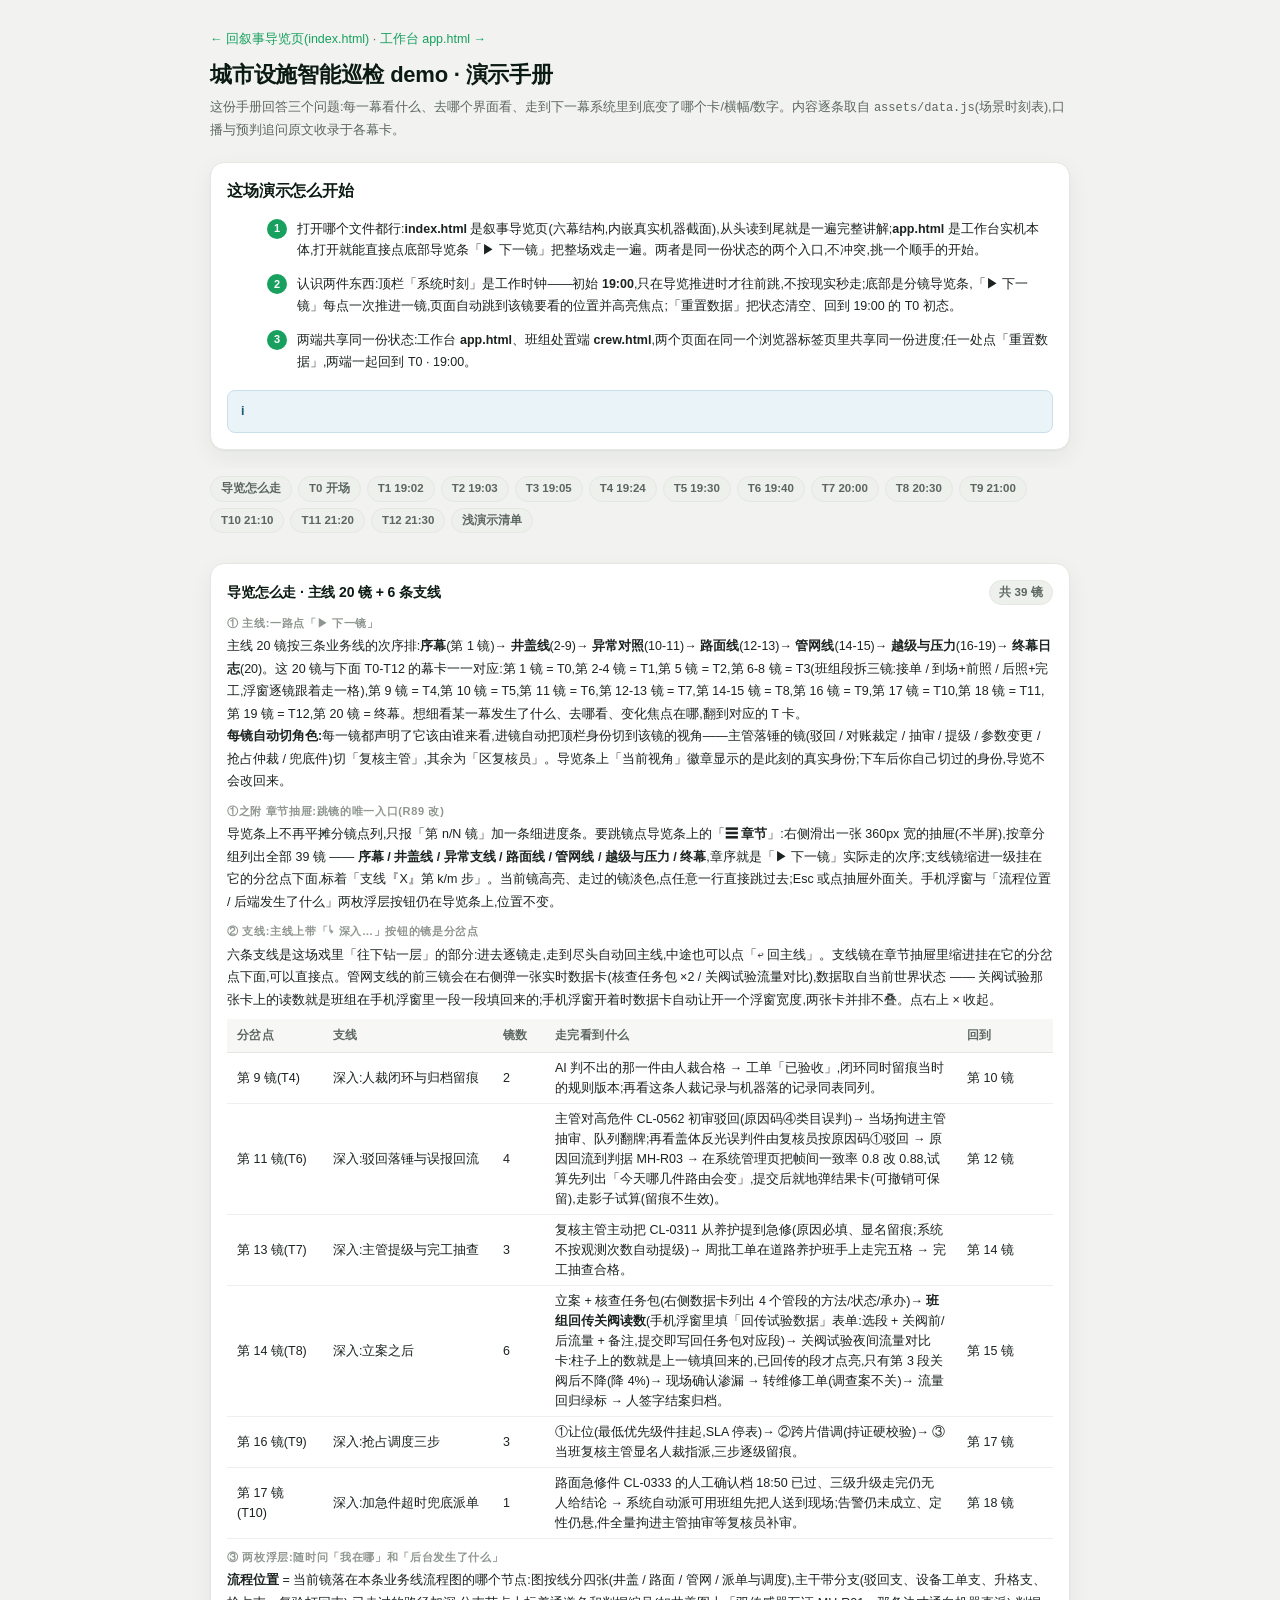
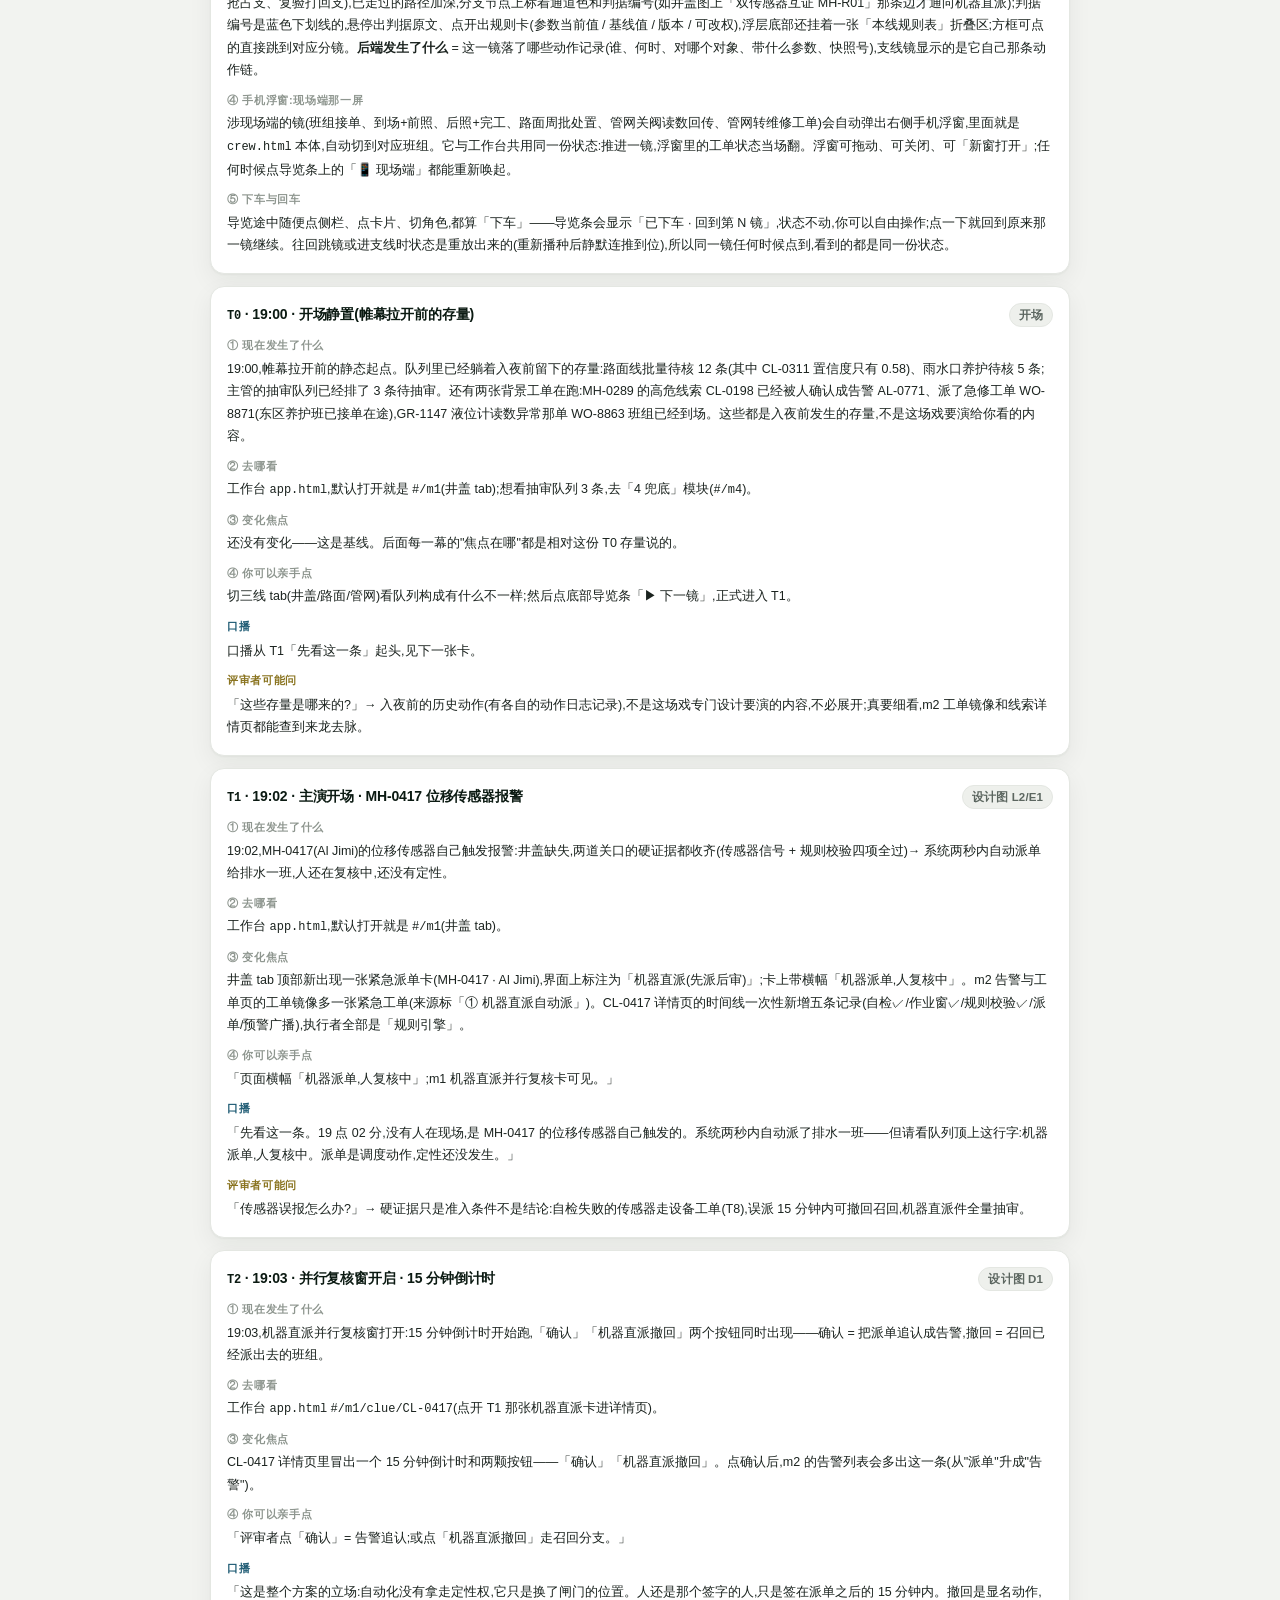
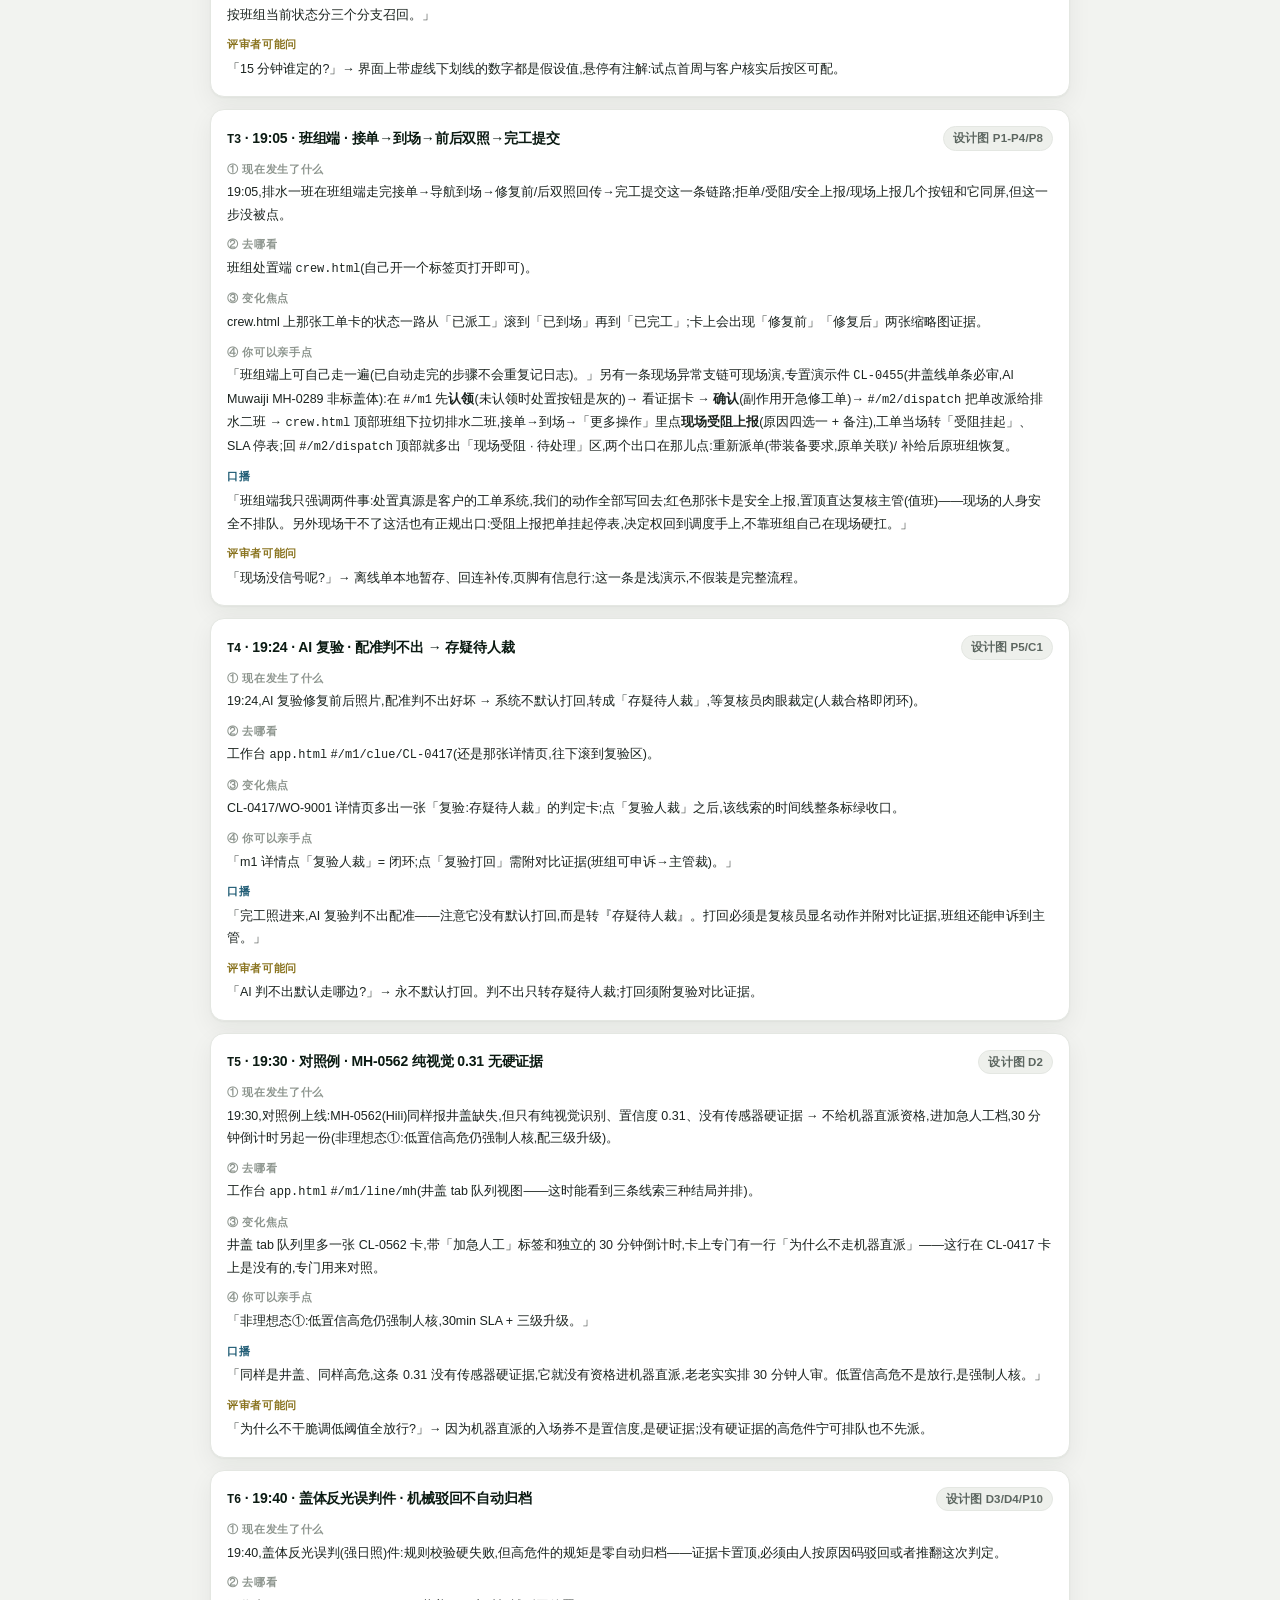
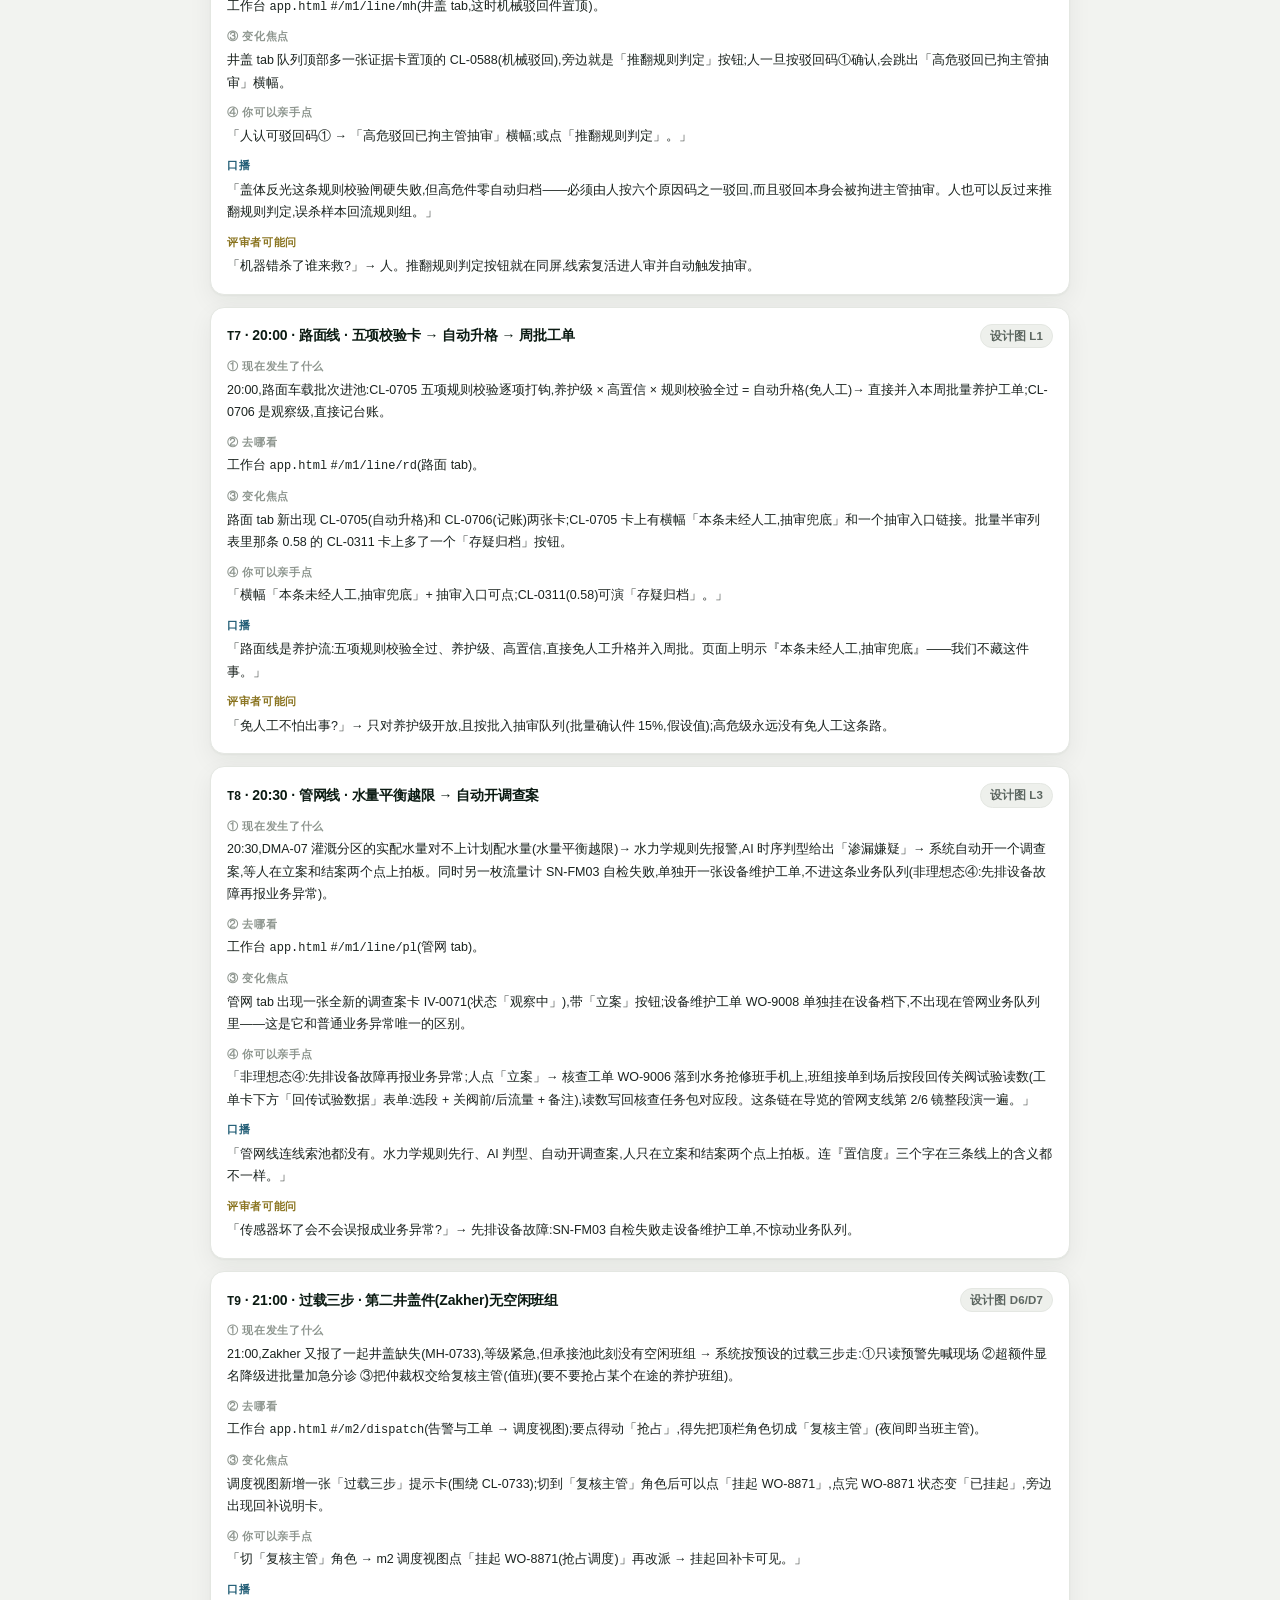
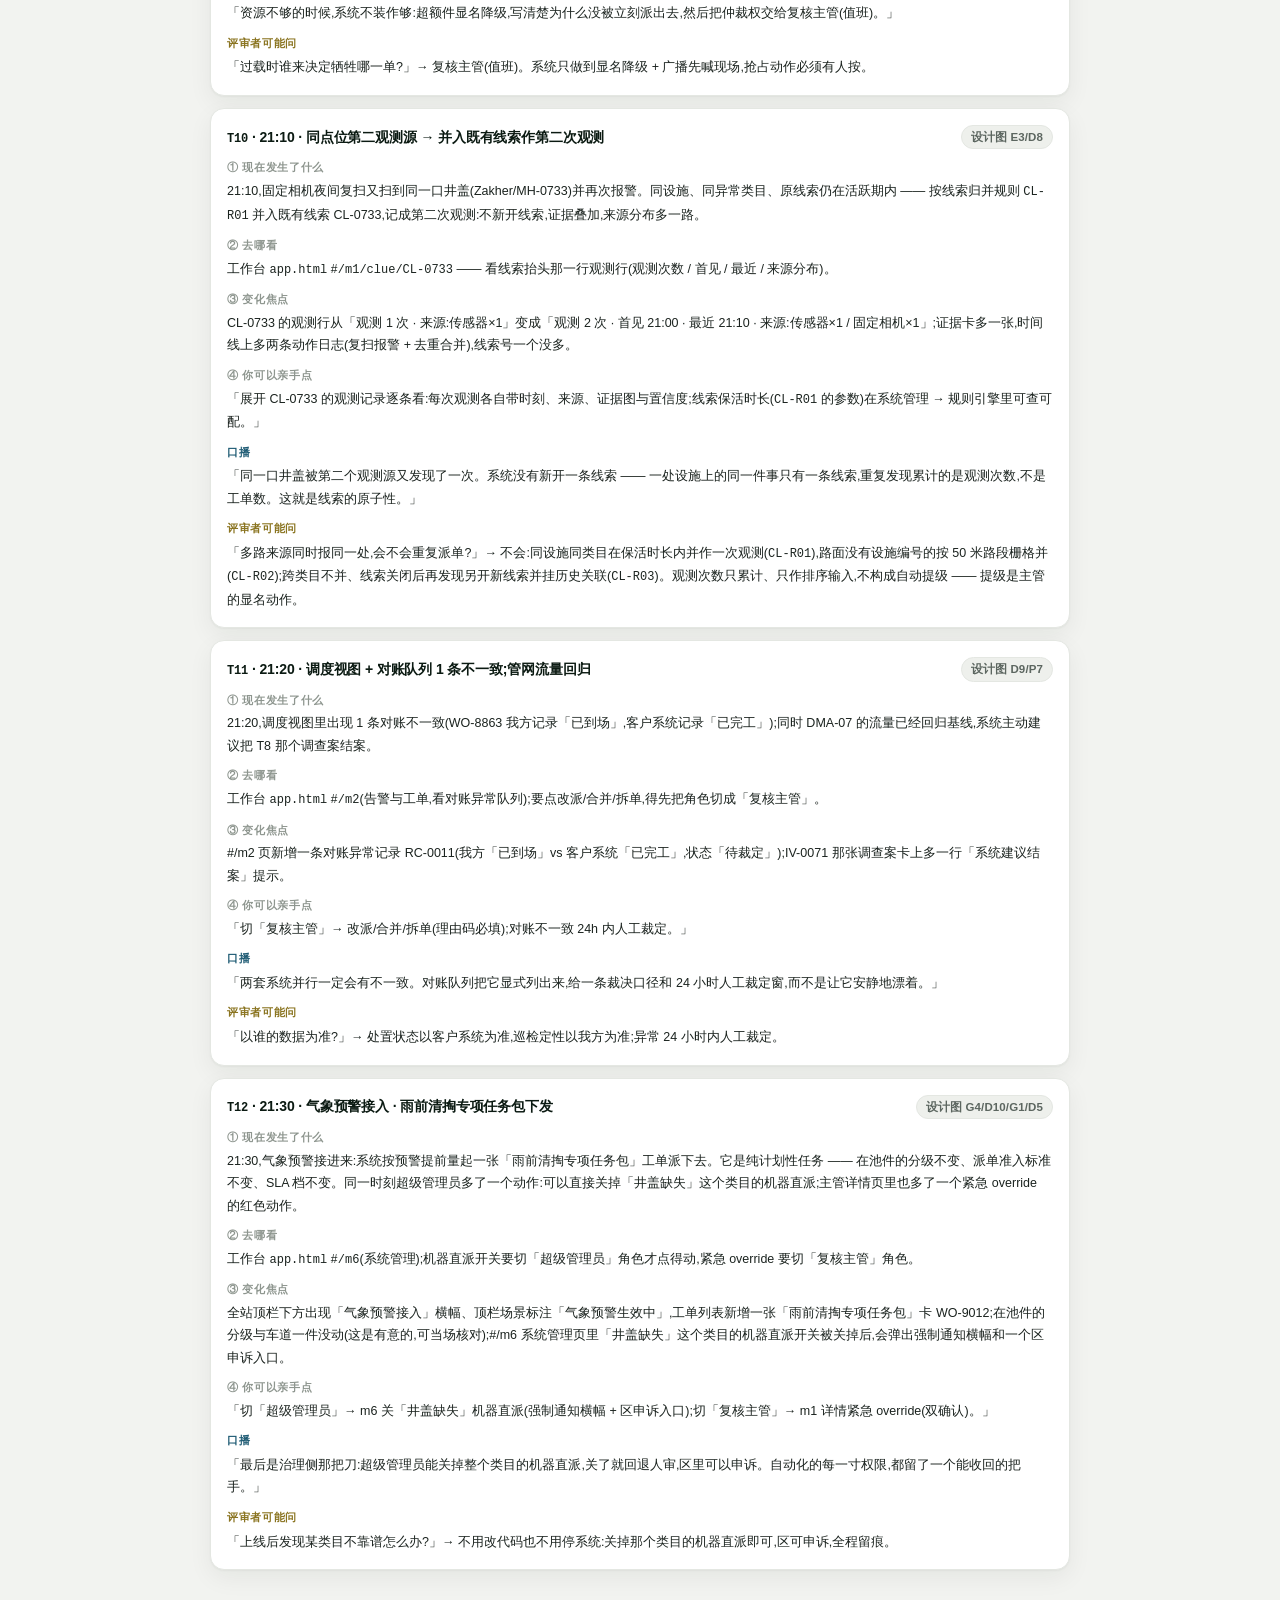
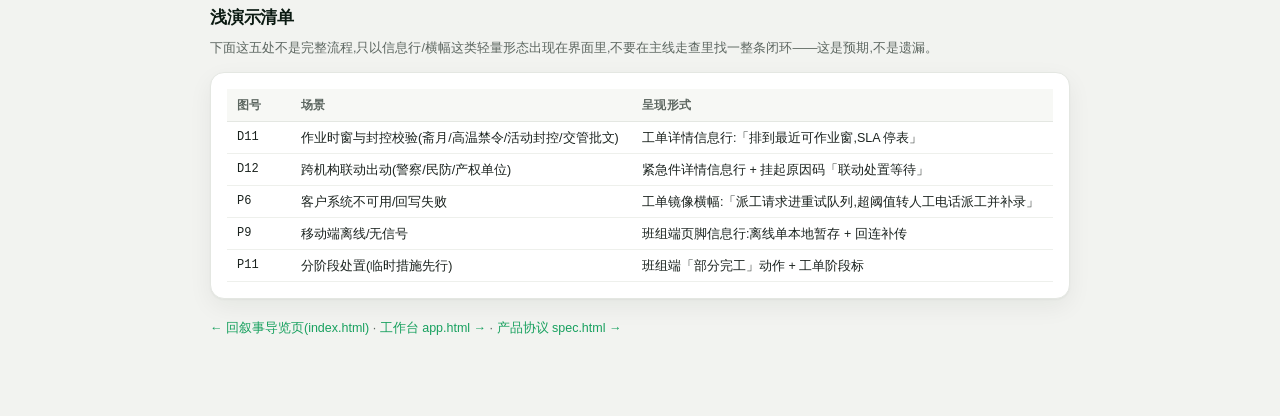
<file: manual.html>
<!doctype html>
<html lang="zh-CN">
<head>
<meta charset="utf-8">
<meta name="viewport" content="width=device-width,initial-scale=1">
<title>城市设施智能巡检 demo · 演示手册</title>
<link rel="stylesheet" href="assets/tokens.css">
<style>
  /* 本文件只加最基础的页面布局,组件一律用 tokens.css 现有的 card/badge/banner/tb —— 不发明新视觉。 */
  body{background:var(--bg)}
  .page{max-width:900px;margin:0 auto;padding:28px 20px 80px}
  .ttl{font-size:22px;margin-bottom:4px}
  .lead{color:var(--mute);font-size:var(--fs-sm);line-height:1.8;margin-bottom:20px}
  .steps{counter-reset:st}
  .steps li{list-style:none;counter-increment:st;position:relative;padding:2px 0 2px 30px;margin-bottom:8px;font-size:var(--fs-sm);line-height:1.75}
  .steps li:before{content:counter(st);position:absolute;left:0;top:2px;width:20px;height:20px;border-radius:50%;background:var(--blue);color:#fff;font-size:11px;font-weight:700;display:flex;align-items:center;justify-content:center}
  .quicknav{display:flex;flex-wrap:wrap;gap:6px;margin:18px 0 22px;position:sticky;top:0;background:var(--bg);padding:8px 0;z-index:5}
  .qn{display:inline-block;padding:2px 10px;border-radius:20px;font-size:11.5px;line-height:1.7;background:#eef0ec;color:var(--mute);border:1px solid var(--line);font-weight:600}
  .qn:hover{background:var(--blue-soft);color:var(--blue);text-decoration:none;border-color:var(--blue-line)}
  .scard{scroll-margin-top:52px}
  .rows{display:flex;flex-direction:column;gap:10px;margin-top:10px}
  .rows .lbl{font-size:11px;color:var(--faint);letter-spacing:.06em;font-weight:700;text-transform:none;margin-bottom:3px}
  .rows p{margin:0;font-size:var(--fs-sm);line-height:1.8}
  .say b, .ask b{display:block;font-size:11px;letter-spacing:.06em;font-weight:700;margin-bottom:4px}
  .say b{color:#1d5a73}
  .ask b{color:var(--amberw)}
  .say p, .ask p{margin:0;font-size:var(--fs-sm);line-height:1.8}
  h2.sec{margin:34px 0 6px;font-size:17px}
</style>
</head>
<body>
<div class="page">

  <p class="lead" style="margin-bottom:6px"><a href="index.html">← 回叙事导览页(index.html)</a> · <a href="app.html">工作台 app.html →</a></p>
  <h1 class="ttl">城市设施智能巡检 demo · 演示手册</h1>
  <p class="lead">这份手册回答三个问题:每一幕看什么、去哪个界面看、走到下一幕系统里到底变了哪个卡/横幅/数字。内容逐条取自 <span class="mono">assets/data.js</span>(场景时刻表),口播与预判追问原文收录于各幕卡。</p>

  <!-- ============ 头部:这场演示怎么开始 ============ -->
  <div class="card">
    <div class="card-hd"><h2>这场演示怎么开始</h2></div>
    <ol class="steps">
      <li>打开哪个文件都行:<b>index.html</b> 是叙事导览页(六幕结构,内嵌真实机器截面),从头读到尾就是一遍完整讲解;<b>app.html</b> 是工作台实机本体,打开就能直接点底部导览条「▶ 下一镜」把整场戏走一遍。两者是同一份状态的两个入口,不冲突,挑一个顺手的开始。</li>
      <li>认识两件东西:顶栏「系统时刻」是工作时钟——初始 <b>19:00</b>,只在导览推进时才往前跳,不按现实秒走;底部是分镜导览条,「▶ 下一镜」每点一次推进一镜,页面自动跳到该镜要看的位置并高亮焦点;「重置数据」把状态清空、回到 19:00 的 T0 初态。</li>
      <li>两端共享同一份状态:工作台 <b>app.html</b>、班组处置端 <b>crew.html</b>,两个页面在同一个浏览器标签页里共享同一份进度;任一处点「重置数据」,两端一起回到 T0 · 19:00。</li>
    </ol>
    <div class="banner banner-info" style="margin-top:14px;margin-bottom:0">
      <span class="banner-ico">i</span>
    </div>
  </div>

  <!-- ============ 快速跳转 ============ -->
  <div class="quicknav">
    <a class="qn" href="#tour">导览怎么走</a>
    <a class="qn" href="#t0">T0 开场</a>
    <a class="qn" href="#t1">T1 19:02</a>
    <a class="qn" href="#t2">T2 19:03</a>
    <a class="qn" href="#t3">T3 19:05</a>
    <a class="qn" href="#t4">T4 19:24</a>
    <a class="qn" href="#t5">T5 19:30</a>
    <a class="qn" href="#t6">T6 19:40</a>
    <a class="qn" href="#t7">T7 20:00</a>
    <a class="qn" href="#t8">T8 20:30</a>
    <a class="qn" href="#t9">T9 21:00</a>
    <a class="qn" href="#t10">T10 21:10</a>
    <a class="qn" href="#t11">T11 21:20</a>
    <a class="qn" href="#t12">T12 21:30</a>
    <a class="qn" href="#shallow">浅演示清单</a>
  </div>

  <!-- ============ 导览怎么走(主线 + 支线 + 两浮层 + 手机浮窗)============ -->
  <div class="card scard" id="tour">
    <div class="card-hd">
      <h3>导览怎么走 · 主线 20 镜 + 6 条支线</h3>
      <span class="badge badge-grey">共 39 镜</span>
    </div>
    <div class="rows">
      <div><div class="lbl">① 主线:一路点「▶ 下一镜」</div>
        <p>主线 20 镜按三条业务线的次序排:<b>序幕</b>(第 1 镜)→ <b>井盖线</b>(2-9)→ <b>异常对照</b>(10-11)→ <b>路面线</b>(12-13)→ <b>管网线</b>(14-15)→ <b>越级与压力</b>(16-19)→ <b>终幕日志</b>(20)。这 20 镜与下面 T0-T12 的幕卡一一对应:第 1 镜 = T0,第 2-4 镜 = T1,第 5 镜 = T2,第 6-8 镜 = T3(班组段拆三镜:接单 / 到场+前照 / 后照+完工,浮窗逐镜跟着走一格),第 9 镜 = T4,第 10 镜 = T5,第 11 镜 = T6,第 12-13 镜 = T7,第 14-15 镜 = T8,第 16 镜 = T9,第 17 镜 = T10,第 18 镜 = T11,第 19 镜 = T12,第 20 镜 = 终幕。想细看某一幕发生了什么、去哪看、变化焦点在哪,翻到对应的 T 卡。</p>
        <p><b>每镜自动切角色:</b>每一镜都声明了它该由谁来看,进镜自动把顶栏身份切到该镜的视角——主管落锤的镜(驳回 / 对账裁定 / 抽审 / 提级 / 参数变更 / 抢占仲裁 / 兜底件)切「复核主管」,其余为「区复核员」。导览条上「当前视角」徽章显示的是此刻的真实身份;下车后你自己切过的身份,导览不会改回来。</p></div>
      <div><div class="lbl">①之附 章节抽屉:跳镜的唯一入口(R89 改)</div>
        <p>导览条上不再平摊分镜点列,只报「第 n/N 镜」加一条细进度条。要跳镜点导览条上的「<b>☰ 章节</b>」:右侧滑出一张 360px 宽的抽屉(不半屏),按章分组列出全部 39 镜 —— <b>序幕 / 井盖线 / 异常支线 / 路面线 / 管网线 / 越级与压力 / 终幕</b>,章序就是「▶ 下一镜」实际走的次序;支线镜缩进一级挂在它的分岔点下面,标着「支线『X』第 k/m 步」。当前镜高亮、走过的镜淡色,点任意一行直接跳过去;Esc 或点抽屉外面关。手机浮窗与「流程位置 / 后端发生了什么」两枚浮层按钮仍在导览条上,位置不变。</p></div>
      <div><div class="lbl">② 支线:主线上带「↳ 深入…」按钮的镜是分岔点</div>
        <p>六条支线是这场戏里「往下钻一层」的部分:进去逐镜走,走到尽头自动回主线,中途也可以点「↩ 回主线」。支线镜在章节抽屉里缩进挂在它的分岔点下面,可以直接点。管网支线的前三镜会在右侧弹一张实时数据卡(核查任务包 ×2 / 关阀试验流量对比),数据取自当前世界状态 —— 关阀试验那张卡上的读数就是班组在手机浮窗里一段一段填回来的;手机浮窗开着时数据卡自动让开一个浮窗宽度,两张卡并排不叠。点右上 × 收起。</p>
        <div style="overflow-x:auto;margin-top:8px"><table class="tb">
          <thead><tr><th style="width:96px">分岔点</th><th style="width:170px">支线</th><th style="width:52px">镜数</th><th>走完看到什么</th><th style="width:96px">回到</th></tr></thead>
          <tbody>
            <tr><td>第 9 镜(T4)</td><td>深入:人裁闭环与归档留痕</td><td>2</td><td>AI 判不出的那一件由人裁合格 → 工单「已验收」,闭环同时留痕当时的规则版本;再看这条人裁记录与机器落的记录同表同列。</td><td>第 10 镜</td></tr>
            <tr><td>第 11 镜(T6)</td><td>深入:驳回落锤与误报回流</td><td>4</td><td>主管对高危件 CL-0562 初审驳回(原因码④类目误判)→ 当场拘进主管抽审、队列翻牌;再看盖体反光误判件由复核员按原因码①驳回 → 原因回流到判据 MH-R03 → 在系统管理页把帧间一致率 0.8 改 0.88,试算先列出「今天哪几件路由会变」,提交后就地弹结果卡(可撤销可保留),走影子试算(留痕不生效)。</td><td>第 12 镜</td></tr>
            <tr><td>第 13 镜(T7)</td><td>深入:主管提级与完工抽查</td><td>3</td><td>复核主管主动把 CL-0311 从养护提到急修(原因必填、显名留痕;系统不按观测次数自动提级)→ 周批工单在道路养护班手上走完五格 → 完工抽查合格。</td><td>第 14 镜</td></tr>
            <tr><td>第 14 镜(T8)</td><td>深入:立案之后</td><td>6</td><td>立案 + 核查任务包(右侧数据卡列出 4 个管段的方法/状态/承办)→ <b>班组回传关阀读数</b>(手机浮窗里填「回传试验数据」表单:选段 + 关阀前/后流量 + 备注,提交即写回任务包对应段)→ 关阀试验夜间流量对比卡:柱子上的数就是上一镜填回来的,已回传的段才点亮,只有第 3 段关阀后不降(降 4%)→ 现场确认渗漏 → 转维修工单(调查案不关)→ 流量回归绿标 → 人签字结案归档。</td><td>第 15 镜</td></tr>
            <tr><td>第 16 镜(T9)</td><td>深入:抢占调度三步</td><td>3</td><td>①让位(最低优先级件挂起,SLA 停表)→ ②跨片借调(持证硬校验)→ ③当班复核主管显名人裁指派,三步逐级留痕。</td><td>第 17 镜</td></tr>
            <tr><td>第 17 镜(T10)</td><td>深入:加急件超时兜底派单</td><td>1</td><td>路面急修件 CL-0333 的人工确认档 18:50 已过、三级升级走完仍无人给结论 → 系统自动派可用班组先把人送到现场;告警仍未成立、定性仍悬,件全量拘进主管抽审等复核员补审。</td><td>第 18 镜</td></tr>
          </tbody>
        </table></div></div>
      <div><div class="lbl">③ 两枚浮层:随时问「我在哪」和「后台发生了什么」</div>
        <p><b>流程位置</b> = 当前镜落在本条业务线流程图的哪个节点:图按线分四张(井盖 / 路面 / 管网 / 派单与调度),主干带分支(驳回支、设备工单支、升格支、抢占支、复验打回支),已走过的路径加深,分支节点上标着通道色和判据编号(如井盖图上「双传感器互证 MH-R01」那条边才通向机器直派);判据编号是蓝色下划线的,悬停出判据原文、点开出规则卡(参数当前值 / 基线值 / 版本 / 可改权),浮层底部还挂着一张「本线规则表」折叠区;方框可点的直接跳到对应分镜。<b>后端发生了什么</b> = 这一镜落了哪些动作记录(谁、何时、对哪个对象、带什么参数、快照号),支线镜显示的是它自己那条动作链。</p></div>
      <div><div class="lbl">④ 手机浮窗:现场端那一屏</div>
        <p>涉现场端的镜(班组接单、到场+前照、后照+完工、路面周批处置、管网关阀读数回传、管网转维修工单)会自动弹出右侧手机浮窗,里面就是 <span class="mono">crew.html</span> 本体,自动切到对应班组。它与工作台共用同一份状态:推进一镜,浮窗里的工单状态当场翻。浮窗可拖动、可关闭、可「新窗打开」;任何时候点导览条上的「📱 现场端」都能重新唤起。</p></div>
      <div><div class="lbl">⑤ 下车与回车</div>
        <p>导览途中随便点侧栏、点卡片、切角色,都算「下车」——导览条会显示「已下车 · 回到第 N 镜」,状态不动,你可以自由操作;点一下就回到原来那一镜继续。往回跳镜或进支线时状态是重放出来的(重新播种后静默连推到位),所以同一镜任何时候点到,看到的都是同一份状态。</p></div>
    </div>
  </div>

  <!-- ============ T0 ============ -->
  <div class="card scard" id="t0">
    <div class="card-hd">
      <h3><span class="mono">T0</span> · 19:00 · 开场静置(帷幕拉开前的存量)</h3>
      <span class="badge badge-grey">开场</span>
    </div>
    <div class="rows">
      <div><div class="lbl">① 现在发生了什么</div>
        <p>19:00,帷幕拉开前的静态起点。队列里已经躺着入夜前留下的存量:路面线批量待核 12 条(其中 CL-0311 置信度只有 0.58)、雨水口养护待核 5 条;主管的抽审队列已经排了 3 条待抽审。还有两张背景工单在跑:MH-0289 的高危线索 CL-0198 已经被人确认成告警 AL-0771、派了急修工单 WO-8871(东区养护班已接单在途),GR-1147 液位计读数异常那单 WO-8863 班组已经到场。这些都是入夜前发生的存量,不是这场戏要演给你看的内容。</p></div>
      <div><div class="lbl">② 去哪看</div>
        <p>工作台 <span class="mono">app.html</span>,默认打开就是 <span class="mono">#/m1</span>(井盖 tab);想看抽审队列 3 条,去「4 兜底」模块(<span class="mono">#/m4</span>)。</p></div>
      <div><div class="lbl">③ 变化焦点</div>
        <p>还没有变化——这是基线。后面每一幕的"焦点在哪"都是相对这份 T0 存量说的。</p></div>
      <div><div class="lbl">④ 你可以亲手点</div>
        <p>切三线 tab(井盖/路面/管网)看队列构成有什么不一样;然后点底部导览条「▶ 下一镜」,正式进入 T1。</p></div>
      <div class="say"><b>口播</b><p>口播从 T1「先看这一条」起头,见下一张卡。</p></div>
      <div class="ask"><b>评审者可能问</b><p>「这些存量是哪来的?」→ 入夜前的历史动作(有各自的动作日志记录),不是这场戏专门设计要演的内容,不必展开;真要细看,m2 工单镜像和线索详情页都能查到来龙去脉。</p></div>
    </div>
  </div>

  <!-- ============ T1 ============ -->
  <div class="card scard" id="t1">
    <div class="card-hd">
      <h3><span class="mono">T1</span> · 19:02 · 主演开场 · MH-0417 位移传感器报警</h3>
      <span class="badge badge-grey">设计图 L2/E1</span>
    </div>
    <div class="rows">
      <div><div class="lbl">① 现在发生了什么</div>
        <p>19:02,MH-0417(Al Jimi)的位移传感器自己触发报警:井盖缺失,两道关口的硬证据都收齐(传感器信号 + 规则校验四项全过)→ 系统两秒内自动派单给排水一班,人还在复核中,还没有定性。</p></div>
      <div><div class="lbl">② 去哪看</div>
        <p>工作台 <span class="mono">app.html</span>,默认打开就是 <span class="mono">#/m1</span>(井盖 tab)。</p></div>
      <div><div class="lbl">③ 变化焦点</div>
        <p>井盖 tab 顶部新出现一张紧急派单卡(MH-0417 · Al Jimi),界面上标注为「机器直派(先派后审)」;卡上带横幅「机器派单,人复核中」。m2 告警与工单页的工单镜像多一张紧急工单(来源标「① 机器直派自动派」)。CL-0417 详情页的时间线一次性新增五条记录(自检✓/作业窗✓/规则校验✓/派单/预警广播),执行者全部是「规则引擎」。</p></div>
      <div><div class="lbl">④ 你可以亲手点</div>
        <p>「页面横幅「机器派单,人复核中」;m1 机器直派并行复核卡可见。」</p></div>
      <div class="say"><b>口播</b><p>「先看这一条。19 点 02 分,没有人在现场,是 MH-0417 的位移传感器自己触发的。系统两秒内自动派了排水一班——但请看队列顶上这行字:机器派单,人复核中。派单是调度动作,定性还没发生。」</p></div>
      <div class="ask"><b>评审者可能问</b><p>「传感器误报怎么办?」→ 硬证据只是准入条件不是结论:自检失败的传感器走设备工单(T8),误派 15 分钟内可撤回召回,机器直派件全量抽审。</p></div>
    </div>
  </div>

  <!-- ============ T2 ============ -->
  <div class="card scard" id="t2">
    <div class="card-hd">
      <h3><span class="mono">T2</span> · 19:03 · 并行复核窗开启 · 15 分钟倒计时</h3>
      <span class="badge badge-grey">设计图 D1</span>
    </div>
    <div class="rows">
      <div><div class="lbl">① 现在发生了什么</div>
        <p>19:03,机器直派并行复核窗打开:15 分钟倒计时开始跑,「确认」「机器直派撤回」两个按钮同时出现——确认 = 把派单追认成告警,撤回 = 召回已经派出去的班组。</p></div>
      <div><div class="lbl">② 去哪看</div>
        <p>工作台 <span class="mono">app.html</span> <span class="mono">#/m1/clue/CL-0417</span>(点开 T1 那张机器直派卡进详情页)。</p></div>
      <div><div class="lbl">③ 变化焦点</div>
        <p>CL-0417 详情页里冒出一个 15 分钟倒计时和两颗按钮——「确认」「机器直派撤回」。点确认后,m2 的告警列表会多出这一条(从"派单"升成"告警")。</p></div>
      <div><div class="lbl">④ 你可以亲手点</div>
        <p>「评审者点「确认」= 告警追认;或点「机器直派撤回」走召回分支。」</p></div>
      <div class="say"><b>口播</b><p>「这是整个方案的立场:自动化没有拿走定性权,它只是换了闸门的位置。人还是那个签字的人,只是签在派单之后的 15 分钟内。撤回是显名动作,按班组当前状态分三个分支召回。」</p></div>
      <div class="ask"><b>评审者可能问</b><p>「15 分钟谁定的?」→ 界面上带虚线下划线的数字都是假设值,悬停有注解:试点首周与客户核实后按区可配。</p></div>
    </div>
  </div>

  <!-- ============ T3 ============ -->
  <div class="card scard" id="t3">
    <div class="card-hd">
      <h3><span class="mono">T3</span> · 19:05 · 班组端 · 接单→到场→前后双照→完工提交</h3>
      <span class="badge badge-grey">设计图 P1-P4/P8</span>
    </div>
    <div class="rows">
      <div><div class="lbl">① 现在发生了什么</div>
        <p>19:05,排水一班在班组端走完接单→导航到场→修复前/后双照回传→完工提交这一条链路;拒单/受阻/安全上报/现场上报几个按钮和它同屏,但这一步没被点。</p></div>
      <div><div class="lbl">② 去哪看</div>
        <p>班组处置端 <span class="mono">crew.html</span>(自己开一个标签页打开即可)。</p></div>
      <div><div class="lbl">③ 变化焦点</div>
        <p>crew.html 上那张工单卡的状态一路从「已派工」滚到「已到场」再到「已完工」;卡上会出现「修复前」「修复后」两张缩略图证据。</p></div>
      <div><div class="lbl">④ 你可以亲手点</div>
        <p>「班组端上可自己走一遍(已自动走完的步骤不会重复记日志)。」另有一条现场异常支链可现场演,专置演示件 <span class="mono">CL-0455</span>(井盖线单条必审,Al Muwaiji MH-0289 非标盖体):在 <span class="mono">#/m1</span> 先<b>认领</b>(未认领时处置按钮是灰的)→ 看证据卡 → <b>确认</b>(副作用开急修工单)→ <span class="mono">#/m2/dispatch</span> 把单改派给排水二班 → <span class="mono">crew.html</span> 顶部班组下拉切排水二班,接单→到场→「更多操作」里点<b>现场受阻上报</b>(原因四选一 + 备注),工单当场转「受阻挂起」、SLA 停表;回 <span class="mono">#/m2/dispatch</span> 顶部就多出「现场受阻 · 待处理」区,两个出口在那儿点:重新派单(带装备要求,原单关联)/ 补给后原班组恢复。</p></div>
      <div class="say"><b>口播</b><p>「班组端我只强调两件事:处置真源是客户的工单系统,我们的动作全部写回去;红色那张卡是安全上报,置顶直达复核主管(值班)——现场的人身安全不排队。另外现场干不了这活也有正规出口:受阻上报把单挂起停表,决定权回到调度手上,不靠班组自己在现场硬扛。」</p></div>
      <div class="ask"><b>评审者可能问</b><p>「现场没信号呢?」→ 离线单本地暂存、回连补传,页脚有信息行;这一条是浅演示,不假装是完整流程。</p></div>
    </div>
  </div>

  <!-- ============ T4 ============ -->
  <div class="card scard" id="t4">
    <div class="card-hd">
      <h3><span class="mono">T4</span> · 19:24 · AI 复验 · 配准判不出 → 存疑待人裁</h3>
      <span class="badge badge-grey">设计图 P5/C1</span>
    </div>
    <div class="rows">
      <div><div class="lbl">① 现在发生了什么</div>
        <p>19:24,AI 复验修复前后照片,配准判不出好坏 → 系统不默认打回,转成「存疑待人裁」,等复核员肉眼裁定(人裁合格即闭环)。</p></div>
      <div><div class="lbl">② 去哪看</div>
        <p>工作台 <span class="mono">app.html</span> <span class="mono">#/m1/clue/CL-0417</span>(还是那张详情页,往下滚到复验区)。</p></div>
      <div><div class="lbl">③ 变化焦点</div>
        <p>CL-0417/WO-9001 详情页多出一张「复验:存疑待人裁」的判定卡;点「复验人裁」之后,该线索的时间线整条标绿收口。</p></div>
      <div><div class="lbl">④ 你可以亲手点</div>
        <p>「m1 详情点「复验人裁」= 闭环;点「复验打回」需附对比证据(班组可申诉→主管裁)。」</p></div>
      <div class="say"><b>口播</b><p>「完工照进来,AI 复验判不出配准——注意它没有默认打回,而是转『存疑待人裁』。打回必须是复核员显名动作并附对比证据,班组还能申诉到主管。」</p></div>
      <div class="ask"><b>评审者可能问</b><p>「AI 判不出默认走哪边?」→ 永不默认打回。判不出只转存疑待人裁;打回须附复验对比证据。</p></div>
    </div>
  </div>

  <!-- ============ T5 ============ -->
  <div class="card scard" id="t5">
    <div class="card-hd">
      <h3><span class="mono">T5</span> · 19:30 · 对照例 · MH-0562 纯视觉 0.31 无硬证据</h3>
      <span class="badge badge-grey">设计图 D2</span>
    </div>
    <div class="rows">
      <div><div class="lbl">① 现在发生了什么</div>
        <p>19:30,对照例上线:MH-0562(Hili)同样报井盖缺失,但只有纯视觉识别、置信度 0.31、没有传感器硬证据 → 不给机器直派资格,进加急人工档,30 分钟倒计时另起一份(非理想态①:低置信高危仍强制人核,配三级升级)。</p></div>
      <div><div class="lbl">② 去哪看</div>
        <p>工作台 <span class="mono">app.html</span> <span class="mono">#/m1/line/mh</span>(井盖 tab 队列视图——这时能看到三条线索三种结局并排)。</p></div>
      <div><div class="lbl">③ 变化焦点</div>
        <p>井盖 tab 队列里多一张 CL-0562 卡,带「加急人工」标签和独立的 30 分钟倒计时,卡上专门有一行「为什么不走机器直派」——这行在 CL-0417 卡上是没有的,专门用来对照。</p></div>
      <div><div class="lbl">④ 你可以亲手点</div>
        <p>「非理想态①:低置信高危仍强制人核,30min SLA + 三级升级。」</p></div>
      <div class="say"><b>口播</b><p>「同样是井盖、同样高危,这条 0.31 没有传感器硬证据,它就没有资格进机器直派,老老实实排 30 分钟人审。低置信高危不是放行,是强制人核。」</p></div>
      <div class="ask"><b>评审者可能问</b><p>「为什么不干脆调低阈值全放行?」→ 因为机器直派的入场券不是置信度,是硬证据;没有硬证据的高危件宁可排队也不先派。</p></div>
    </div>
  </div>

  <!-- ============ T6 ============ -->
  <div class="card scard" id="t6">
    <div class="card-hd">
      <h3><span class="mono">T6</span> · 19:40 · 盖体反光误判件 · 机械驳回不自动归档</h3>
      <span class="badge badge-grey">设计图 D3/D4/P10</span>
    </div>
    <div class="rows">
      <div><div class="lbl">① 现在发生了什么</div>
        <p>19:40,盖体反光误判(强日照)件:规则校验硬失败,但高危件的规矩是零自动归档——证据卡置顶,必须由人按原因码驳回或者推翻这次判定。</p></div>
      <div><div class="lbl">② 去哪看</div>
        <p>工作台 <span class="mono">app.html</span> <span class="mono">#/m1/line/mh</span>(井盖 tab,这时机械驳回件置顶)。</p></div>
      <div><div class="lbl">③ 变化焦点</div>
        <p>井盖 tab 队列顶部多一张证据卡置顶的 CL-0588(机械驳回),旁边就是「推翻规则判定」按钮;人一旦按驳回码①确认,会跳出「高危驳回已拘主管抽审」横幅。</p></div>
      <div><div class="lbl">④ 你可以亲手点</div>
        <p>「人认可驳回码① → 「高危驳回已拘主管抽审」横幅;或点「推翻规则判定」。」</p></div>
      <div class="say"><b>口播</b><p>「盖体反光这条规则校验闸硬失败,但高危件零自动归档——必须由人按六个原因码之一驳回,而且驳回本身会被拘进主管抽审。人也可以反过来推翻规则判定,误杀样本回流规则组。」</p></div>
      <div class="ask"><b>评审者可能问</b><p>「机器错杀了谁来救?」→ 人。推翻规则判定按钮就在同屏,线索复活进人审并自动触发抽审。</p></div>
    </div>
  </div>

  <!-- ============ T7 ============ -->
  <div class="card scard" id="t7">
    <div class="card-hd">
      <h3><span class="mono">T7</span> · 20:00 · 路面线 · 五项校验卡 → 自动升格 → 周批工单</h3>
      <span class="badge badge-grey">设计图 L1</span>
    </div>
    <div class="rows">
      <div><div class="lbl">① 现在发生了什么</div>
        <p>20:00,路面车载批次进池:CL-0705 五项规则校验逐项打钩,养护级 × 高置信 × 规则校验全过 = 自动升格(免人工)→ 直接并入本周批量养护工单;CL-0706 是观察级,直接记台账。</p></div>
      <div><div class="lbl">② 去哪看</div>
        <p>工作台 <span class="mono">app.html</span> <span class="mono">#/m1/line/rd</span>(路面 tab)。</p></div>
      <div><div class="lbl">③ 变化焦点</div>
        <p>路面 tab 新出现 CL-0705(自动升格)和 CL-0706(记账)两张卡;CL-0705 卡上有横幅「本条未经人工,抽审兜底」和一个抽审入口链接。批量半审列表里那条 0.58 的 CL-0311 卡上多了一个「存疑归档」按钮。</p></div>
      <div><div class="lbl">④ 你可以亲手点</div>
        <p>「横幅「本条未经人工,抽审兜底」+ 抽审入口可点;CL-0311(0.58)可演「存疑归档」。」</p></div>
      <div class="say"><b>口播</b><p>「路面线是养护流:五项规则校验全过、养护级、高置信,直接免人工升格并入周批。页面上明示『本条未经人工,抽审兜底』——我们不藏这件事。」</p></div>
      <div class="ask"><b>评审者可能问</b><p>「免人工不怕出事?」→ 只对养护级开放,且按批入抽审队列(批量确认件 15%,假设值);高危级永远没有免人工这条路。</p></div>
    </div>
  </div>

  <!-- ============ T8 ============ -->
  <div class="card scard" id="t8">
    <div class="card-hd">
      <h3><span class="mono">T8</span> · 20:30 · 管网线 · 水量平衡越限 → 自动开调查案</h3>
      <span class="badge badge-grey">设计图 L3</span>
    </div>
    <div class="rows">
      <div><div class="lbl">① 现在发生了什么</div>
        <p>20:30,DMA-07 灌溉分区的实配水量对不上计划配水量(水量平衡越限)→ 水力学规则先报警,AI 时序判型给出「渗漏嫌疑」→ 系统自动开一个调查案,等人在立案和结案两个点上拍板。同时另一枚流量计 SN-FM03 自检失败,单独开一张设备维护工单,不进这条业务队列(非理想态④:先排设备故障再报业务异常)。</p></div>
      <div><div class="lbl">② 去哪看</div>
        <p>工作台 <span class="mono">app.html</span> <span class="mono">#/m1/line/pl</span>(管网 tab)。</p></div>
      <div><div class="lbl">③ 变化焦点</div>
        <p>管网 tab 出现一张全新的调查案卡 IV-0071(状态「观察中」),带「立案」按钮;设备维护工单 WO-9008 单独挂在设备档下,不出现在管网业务队列里——这是它和普通业务异常唯一的区别。</p></div>
      <div><div class="lbl">④ 你可以亲手点</div>
        <p>「非理想态④:先排设备故障再报业务异常;人点「立案」→ 核查工单 WO-9006 落到水务抢修班手机上,班组接单到场后按段回传关阀试验读数(工单卡下方「回传试验数据」表单:选段 + 关阀前/后流量 + 备注),读数写回核查任务包对应段。这条链在导览的管网支线第 2/6 镜整段演一遍。」</p></div>
      <div class="say"><b>口播</b><p>「管网线连线索池都没有。水力学规则先行、AI 判型、自动开调查案,人只在立案和结案两个点上拍板。连『置信度』三个字在三条线上的含义都不一样。」</p></div>
      <div class="ask"><b>评审者可能问</b><p>「传感器坏了会不会误报成业务异常?」→ 先排设备故障:SN-FM03 自检失败走设备维护工单,不惊动业务队列。</p></div>
    </div>
  </div>

  <!-- ============ T9 ============ -->
  <div class="card scard" id="t9">
    <div class="card-hd">
      <h3><span class="mono">T9</span> · 21:00 · 过载三步 · 第二井盖件(Zakher)无空闲班组</h3>
      <span class="badge badge-grey">设计图 D6/D7</span>
    </div>
    <div class="rows">
      <div><div class="lbl">① 现在发生了什么</div>
        <p>21:00,Zakher 又报了一起井盖缺失(MH-0733),等级紧急,但承接池此刻没有空闲班组 → 系统按预设的过载三步走:①只读预警先喊现场 ②超额件显名降级进批量加急分诊 ③把仲裁权交给复核主管(值班)(要不要抢占某个在途的养护班组)。</p></div>
      <div><div class="lbl">② 去哪看</div>
        <p>工作台 <span class="mono">app.html</span> <span class="mono">#/m2/dispatch</span>(告警与工单 → 调度视图);要点得动「抢占」,得先把顶栏角色切成「复核主管」(夜间即当班主管)。</p></div>
      <div><div class="lbl">③ 变化焦点</div>
        <p>调度视图新增一张「过载三步」提示卡(围绕 CL-0733);切到「复核主管」角色后可以点「挂起 WO-8871」,点完 WO-8871 状态变「已挂起」,旁边出现回补说明卡。</p></div>
      <div><div class="lbl">④ 你可以亲手点</div>
        <p>「切「复核主管」角色 → m2 调度视图点「挂起 WO-8871(抢占调度)」再改派 → 挂起回补卡可见。」</p></div>
      <div class="say"><b>口播</b><p>「资源不够的时候,系统不装作够:超额件显名降级,写清楚为什么没被立刻派出去,然后把仲裁权交给复核主管(值班)。」</p></div>
      <div class="ask"><b>评审者可能问</b><p>「过载时谁来决定牺牲哪一单?」→ 复核主管(值班)。系统只做到显名降级 + 广播先喊现场,抢占动作必须有人按。</p></div>
    </div>
  </div>

  <!-- ============ T10 ============ -->
  <div class="card scard" id="t10">
    <div class="card-hd">
      <h3><span class="mono">T10</span> · 21:10 · 同点位第二观测源 → 并入既有线索作第二次观测</h3>
      <span class="badge badge-grey">设计图 E3/D8</span>
    </div>
    <div class="rows">
      <div><div class="lbl">① 现在发生了什么</div>
        <p>21:10,固定相机夜间复扫又扫到同一口井盖(Zakher/MH-0733)并再次报警。同设施、同异常类目、原线索仍在活跃期内 —— 按线索归并规则 <span class="mono">CL-R01</span> 并入既有线索 CL-0733,记成第二次观测:不新开线索,证据叠加,来源分布多一路。</p></div>
      <div><div class="lbl">② 去哪看</div>
        <p>工作台 <span class="mono">app.html</span> <span class="mono">#/m1/clue/CL-0733</span> —— 看线索抬头那一行观测行(观测次数 / 首见 / 最近 / 来源分布)。</p></div>
      <div><div class="lbl">③ 变化焦点</div>
        <p>CL-0733 的观测行从「观测 1 次 · 来源:传感器×1」变成「观测 2 次 · 首见 21:00 · 最近 21:10 · 来源:传感器×1 / 固定相机×1」;证据卡多一张,时间线上多两条动作日志(复扫报警 + 去重合并),线索号一个没多。</p></div>
      <div><div class="lbl">④ 你可以亲手点</div>
        <p>「展开 CL-0733 的观测记录逐条看:每次观测各自带时刻、来源、证据图与置信度;线索保活时长(<span class="mono">CL-R01</span> 的参数)在系统管理 → 规则引擎里可查可配。」</p></div>
      <div class="say"><b>口播</b><p>「同一口井盖被第二个观测源又发现了一次。系统没有新开一条线索 —— 一处设施上的同一件事只有一条线索,重复发现累计的是观测次数,不是工单数。这就是线索的原子性。」</p></div>
      <div class="ask"><b>评审者可能问</b><p>「多路来源同时报同一处,会不会重复派单?」→ 不会:同设施同类目在保活时长内并作一次观测(<span class="mono">CL-R01</span>),路面没有设施编号的按 50 米路段栅格并(<span class="mono">CL-R02</span>);跨类目不并、线索关闭后再发现另开新线索并挂历史关联(<span class="mono">CL-R03</span>)。观测次数只累计、只作排序输入,不构成自动提级 —— 提级是主管的显名动作。</p></div>
    </div>
  </div>

  <!-- ============ T11 ============ -->
  <div class="card scard" id="t11">
    <div class="card-hd">
      <h3><span class="mono">T11</span> · 21:20 · 调度视图 + 对账队列 1 条不一致;管网流量回归</h3>
      <span class="badge badge-grey">设计图 D9/P7</span>
    </div>
    <div class="rows">
      <div><div class="lbl">① 现在发生了什么</div>
        <p>21:20,调度视图里出现 1 条对账不一致(WO-8863 我方记录「已到场」,客户系统记录「已完工」);同时 DMA-07 的流量已经回归基线,系统主动建议把 T8 那个调查案结案。</p></div>
      <div><div class="lbl">② 去哪看</div>
        <p>工作台 <span class="mono">app.html</span> <span class="mono">#/m2</span>(告警与工单,看对账异常队列);要点改派/合并/拆单,得先把角色切成「复核主管」。</p></div>
      <div><div class="lbl">③ 变化焦点</div>
        <p>#/m2 页新增一条对账异常记录 RC-0011(我方「已到场」vs 客户系统「已完工」,状态「待裁定」);IV-0071 那张调查案卡上多一行「系统建议结案」提示。</p></div>
      <div><div class="lbl">④ 你可以亲手点</div>
        <p>「切「复核主管」→ 改派/合并/拆单(理由码必填);对账不一致 24h 内人工裁定。」</p></div>
      <div class="say"><b>口播</b><p>「两套系统并行一定会有不一致。对账队列把它显式列出来,给一条裁决口径和 24 小时人工裁定窗,而不是让它安静地漂着。」</p></div>
      <div class="ask"><b>评审者可能问</b><p>「以谁的数据为准?」→ 处置状态以客户系统为准,巡检定性以我方为准;异常 24 小时内人工裁定。</p></div>
    </div>
  </div>

  <!-- ============ T12 ============ -->
  <div class="card scard" id="t12">
    <div class="card-hd">
      <h3><span class="mono">T12</span> · 21:30 · 气象预警接入 · 雨前清掏专项任务包下发</h3>
      <span class="badge badge-grey">设计图 G4/D10/G1/D5</span>
    </div>
    <div class="rows">
      <div><div class="lbl">① 现在发生了什么</div>
        <p>21:30,气象预警接进来:系统按预警提前量起一张「雨前清掏专项任务包」工单派下去。它是纯计划性任务 —— 在池件的分级不变、派单准入标准不变、SLA 档不变。同一时刻超级管理员多了一个动作:可以直接关掉「井盖缺失」这个类目的机器直派;主管详情页里也多了一个紧急 override 的红色动作。</p></div>
      <div><div class="lbl">② 去哪看</div>
        <p>工作台 <span class="mono">app.html</span> <span class="mono">#/m6</span>(系统管理);机器直派开关要切「超级管理员」角色才点得动,紧急 override 要切「复核主管」角色。</p></div>
      <div><div class="lbl">③ 变化焦点</div>
        <p>全站顶栏下方出现「气象预警接入」横幅、顶栏场景标注「气象预警生效中」,工单列表新增一张「雨前清掏专项任务包」卡 WO-9012;在池件的分级与车道一件没动(这是有意的,可当场核对);#/m6 系统管理页里「井盖缺失」这个类目的机器直派开关被关掉后,会弹出强制通知横幅和一个区申诉入口。</p></div>
      <div><div class="lbl">④ 你可以亲手点</div>
        <p>「切「超级管理员」→ m6 关「井盖缺失」机器直派(强制通知横幅 + 区申诉入口);切「复核主管」→ m1 详情紧急 override(双确认)。」</p></div>
      <div class="say"><b>口播</b><p>「最后是治理侧那把刀:超级管理员能关掉整个类目的机器直派,关了就回退人审,区里可以申诉。自动化的每一寸权限,都留了一个能收回的把手。」</p></div>
      <div class="ask"><b>评审者可能问</b><p>「上线后发现某类目不靠谱怎么办?」→ 不用改代码也不用停系统:关掉那个类目的机器直派即可,区可申诉,全程留痕。</p></div>
    </div>
  </div>

  <!-- ============ 尾部:浅演示清单 ============ -->
  <h2 class="sec" id="shallow">浅演示清单</h2>
  <p class="lead" style="margin-bottom:12px">下面这五处不是完整流程,只以信息行/横幅这类轻量形态出现在界面里,不要在主线走查里找一整条闭环——这是预期,不是遗漏。</p>
  <div class="card">
    <table class="tb">
      <thead><tr><th style="width:64px">图号</th><th>场景</th><th>呈现形式</th></tr></thead>
      <tbody>
        <tr><td class="mono">D11</td><td>作业时窗与封控校验(斋月/高温禁令/活动封控/交管批文)</td><td>工单详情信息行:「排到最近可作业窗,SLA 停表」</td></tr>
        <tr><td class="mono">D12</td><td>跨机构联动出动(警察/民防/产权单位)</td><td>紧急件详情信息行 + 挂起原因码「联动处置等待」</td></tr>
        <tr><td class="mono">P6</td><td>客户系统不可用/回写失败</td><td>工单镜像横幅:「派工请求进重试队列,超阈值转人工电话派工并补录」</td></tr>
        <tr><td class="mono">P9</td><td>移动端离线/无信号</td><td>班组端页脚信息行:离线单本地暂存 + 回连补传</td></tr>
        <tr><td class="mono">P11</td><td>分阶段处置(临时措施先行)</td><td>班组端「部分完工」动作 + 工单阶段标</td></tr>
      </tbody>
    </table>
  </div>

  <p class="lead" style="margin-top:18px"><a href="index.html">← 回叙事导览页(index.html)</a> · <a href="app.html">工作台 app.html →</a> · <a href="spec.html">产品协议 spec.html →</a></p>

</div>
</body>
</html>
</file>
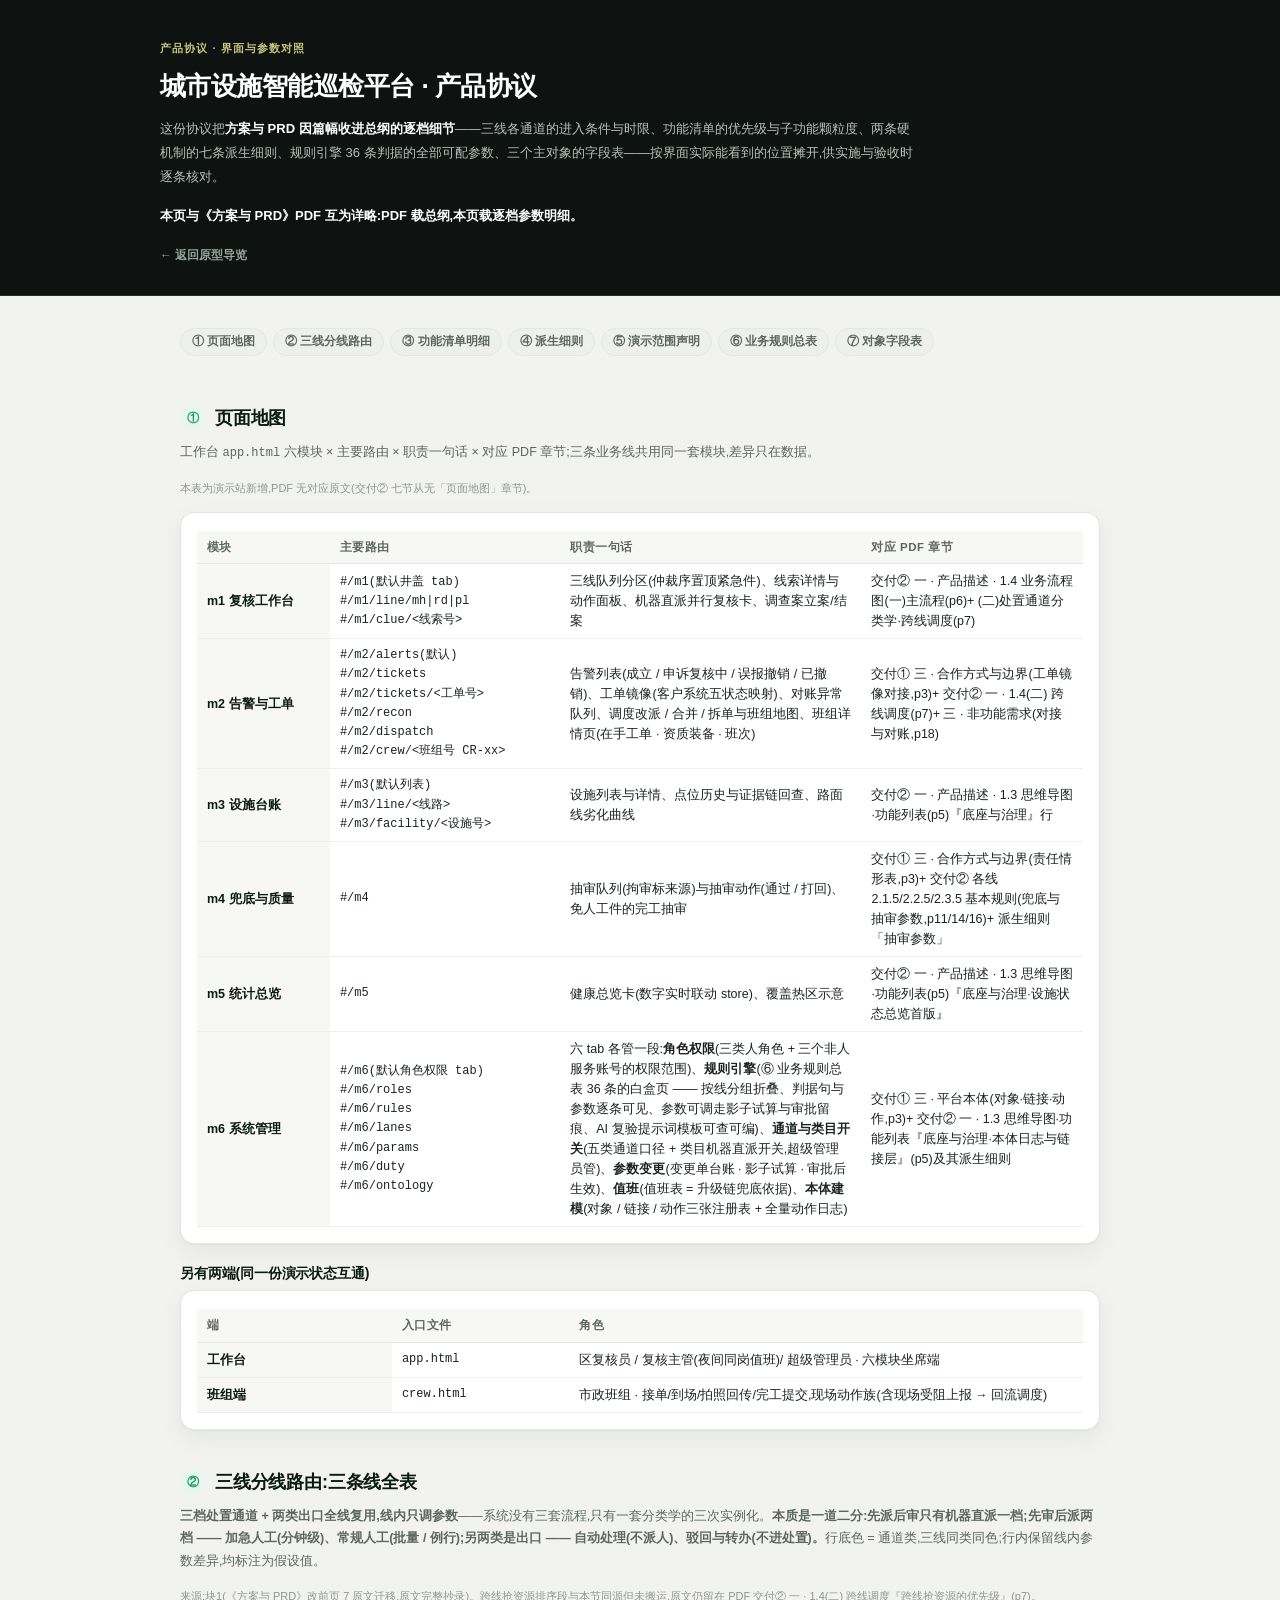
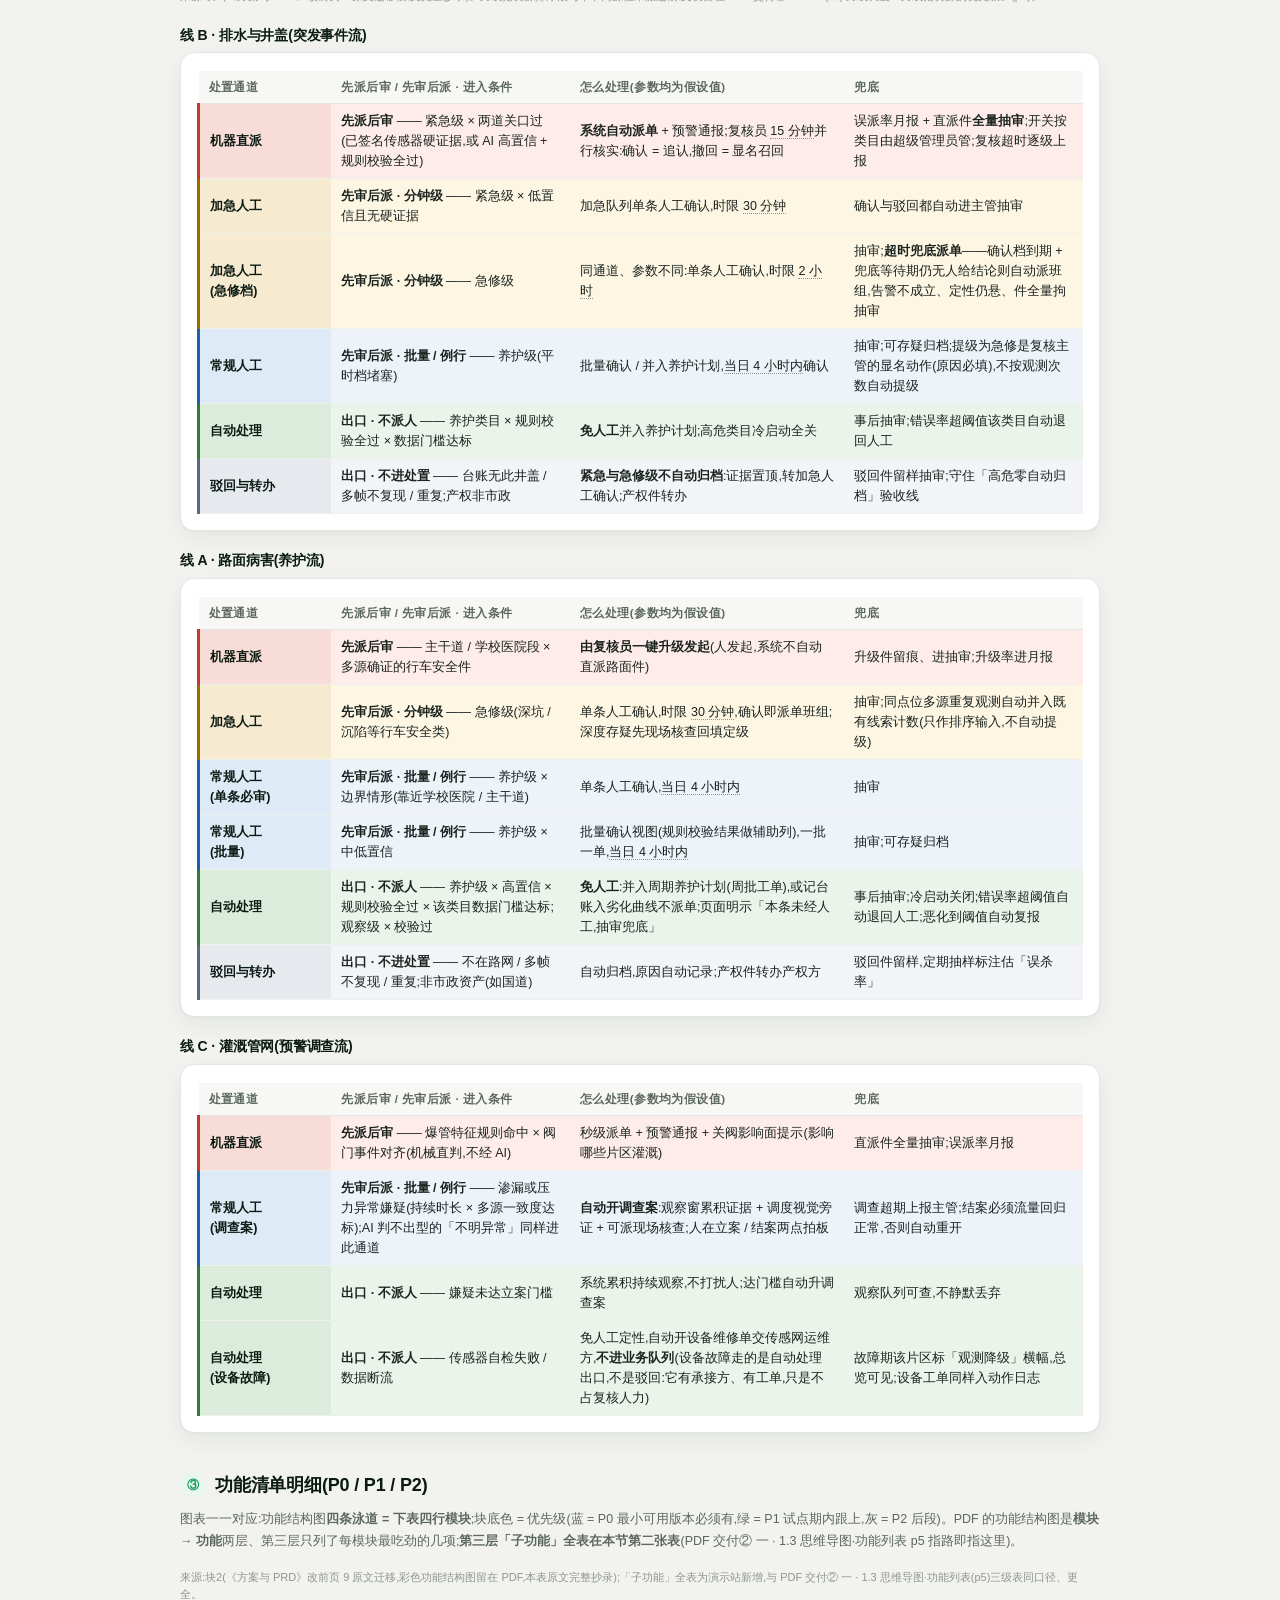
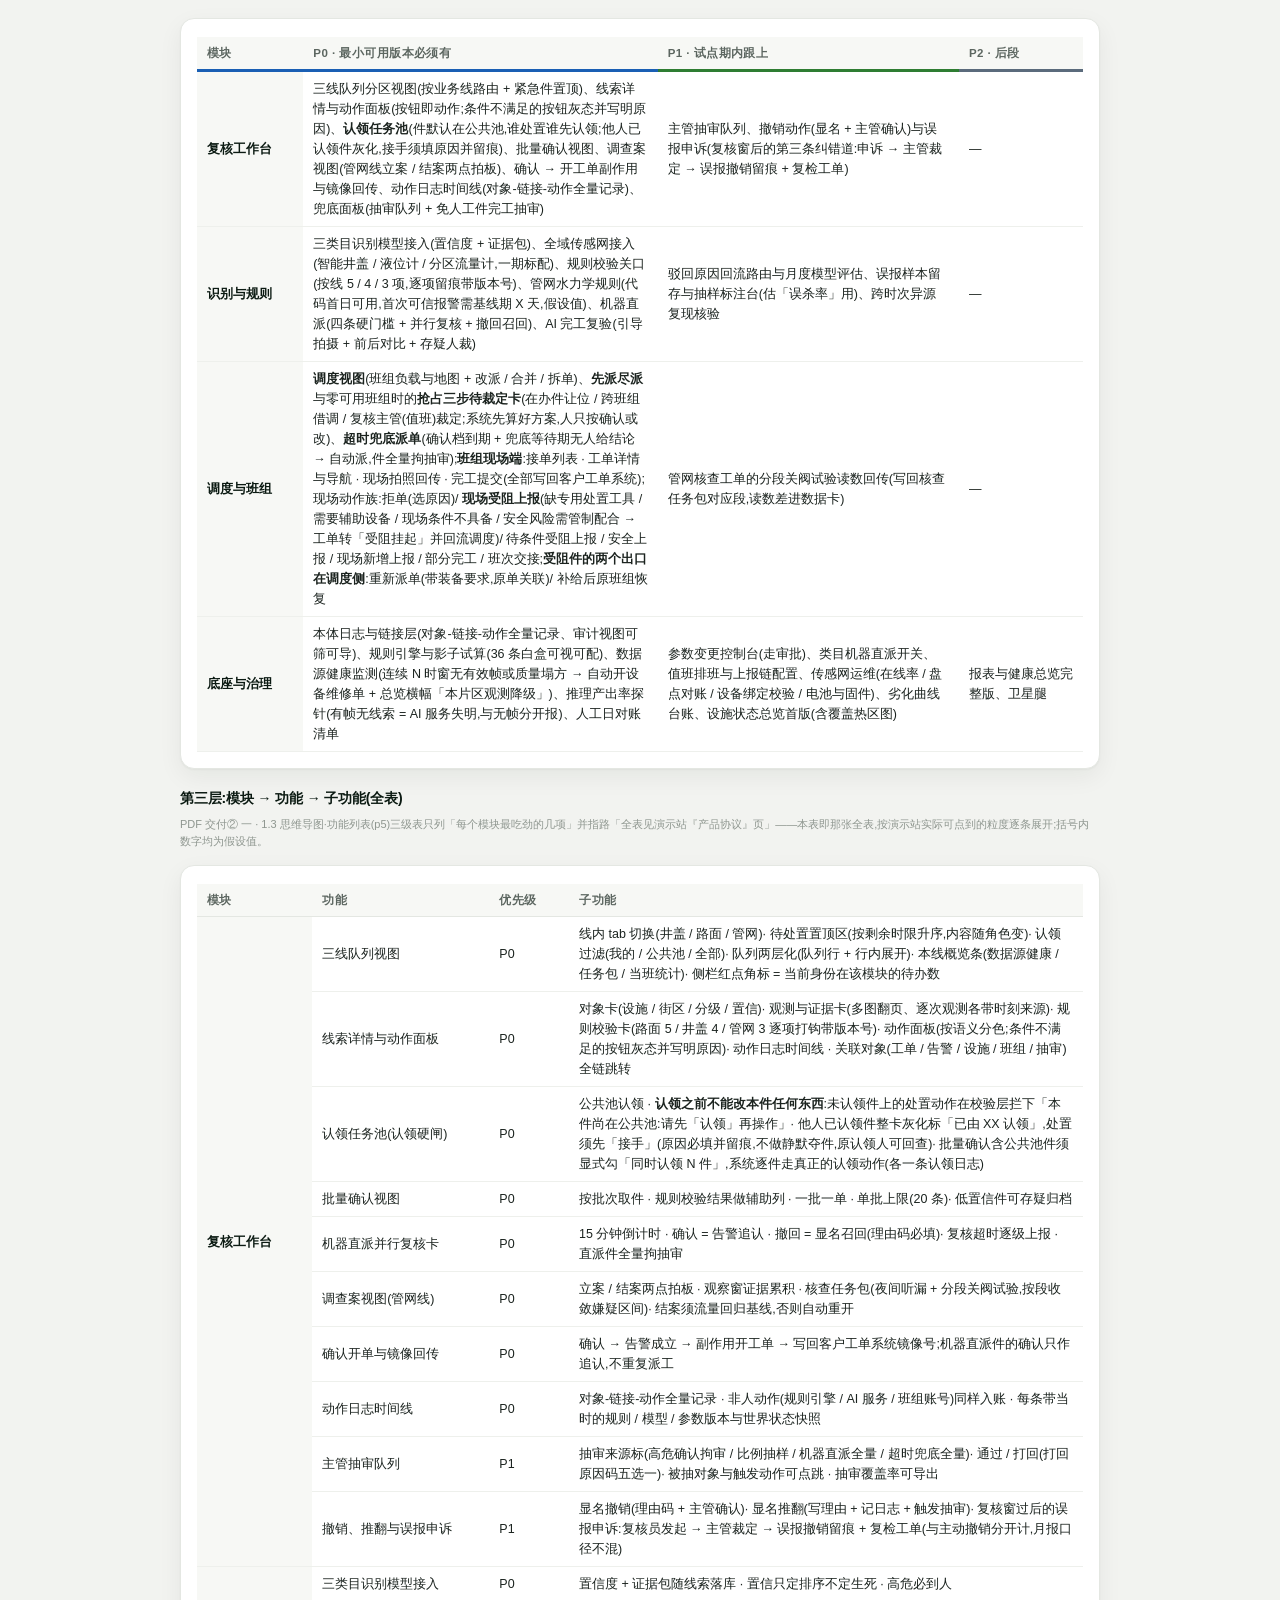
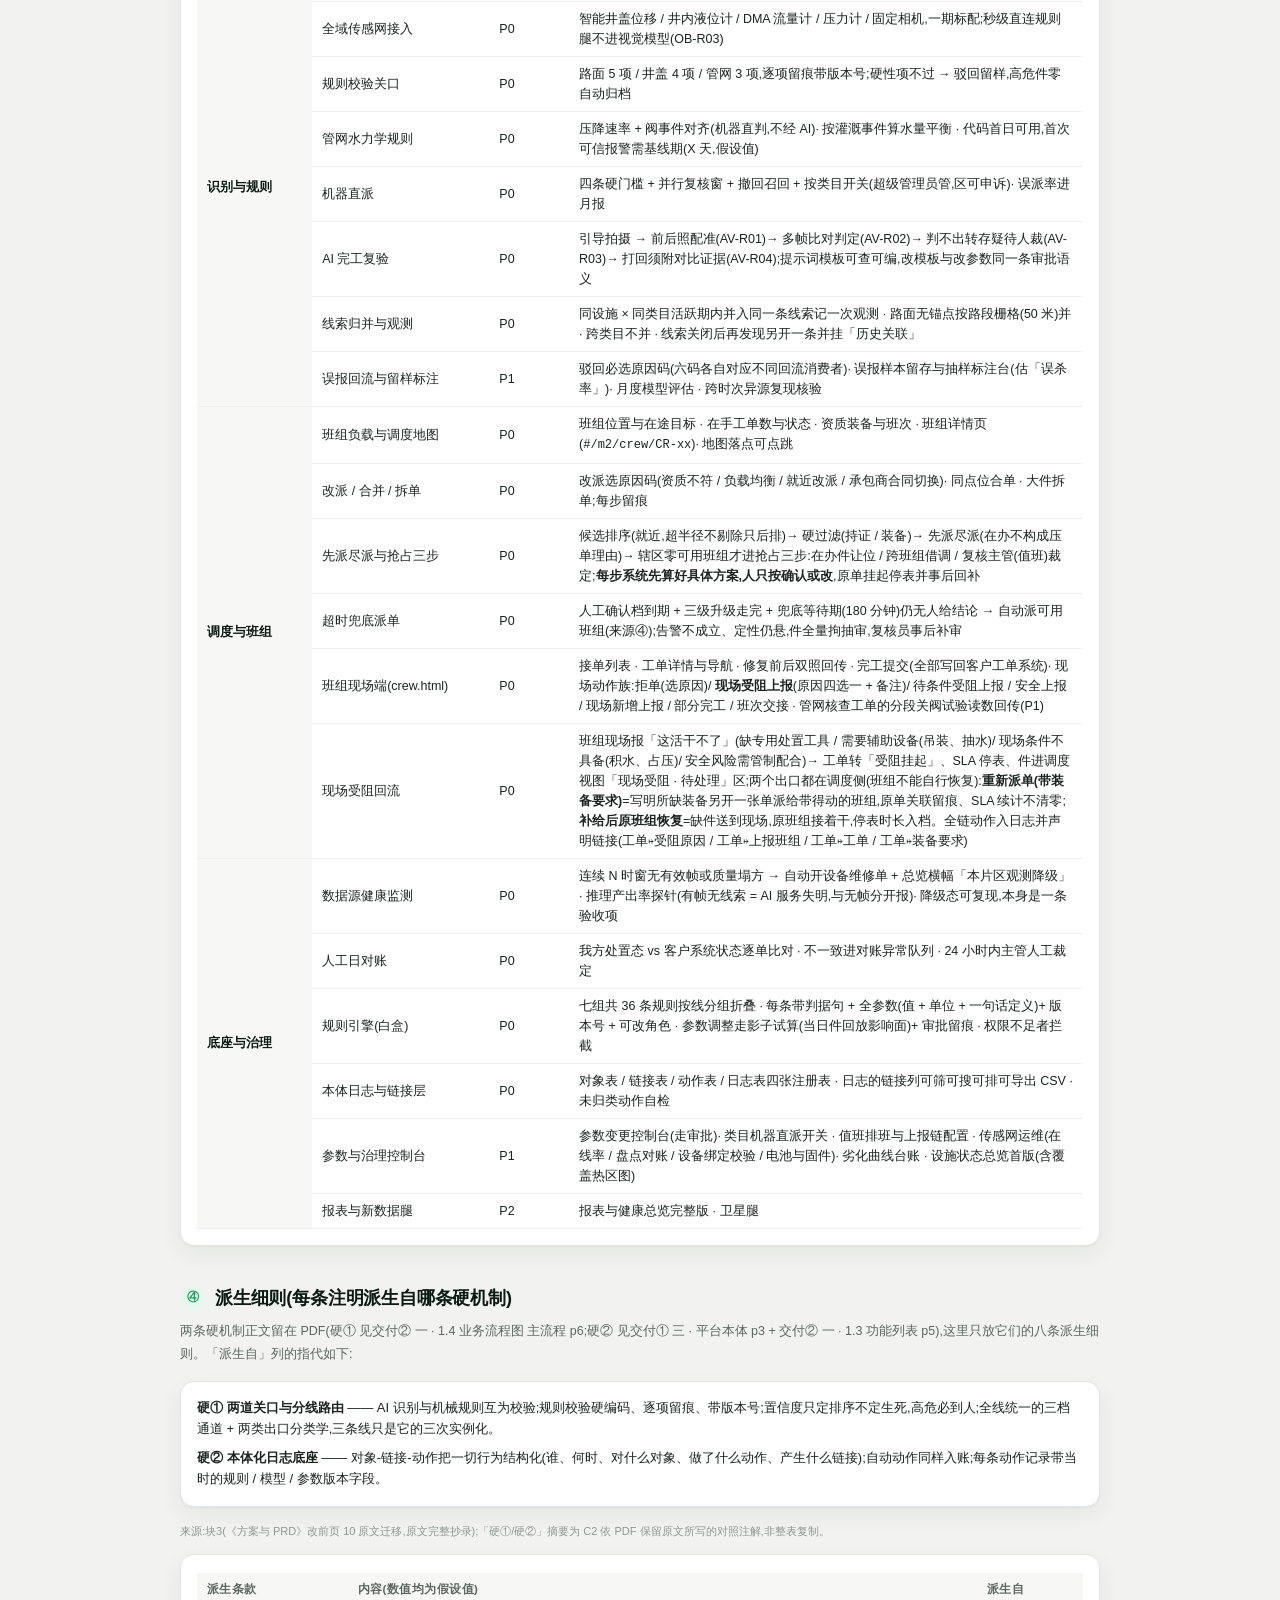
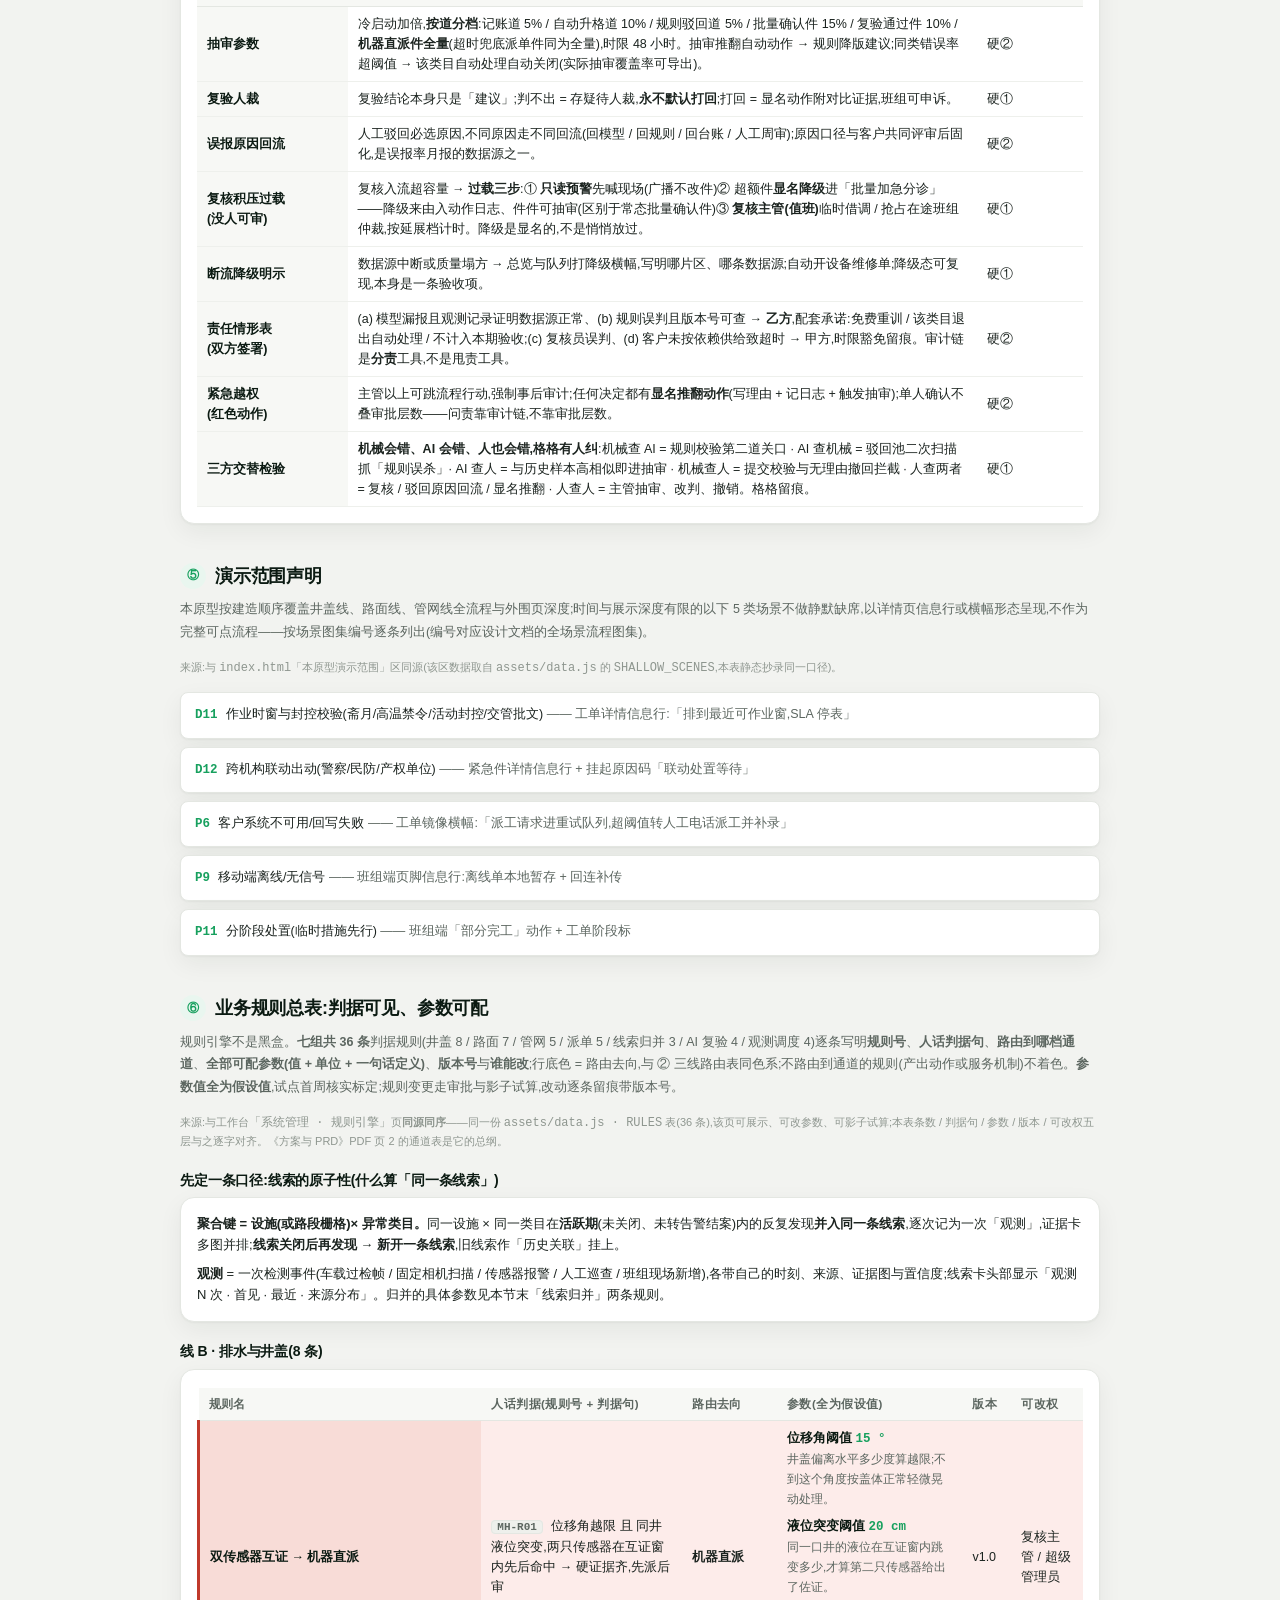
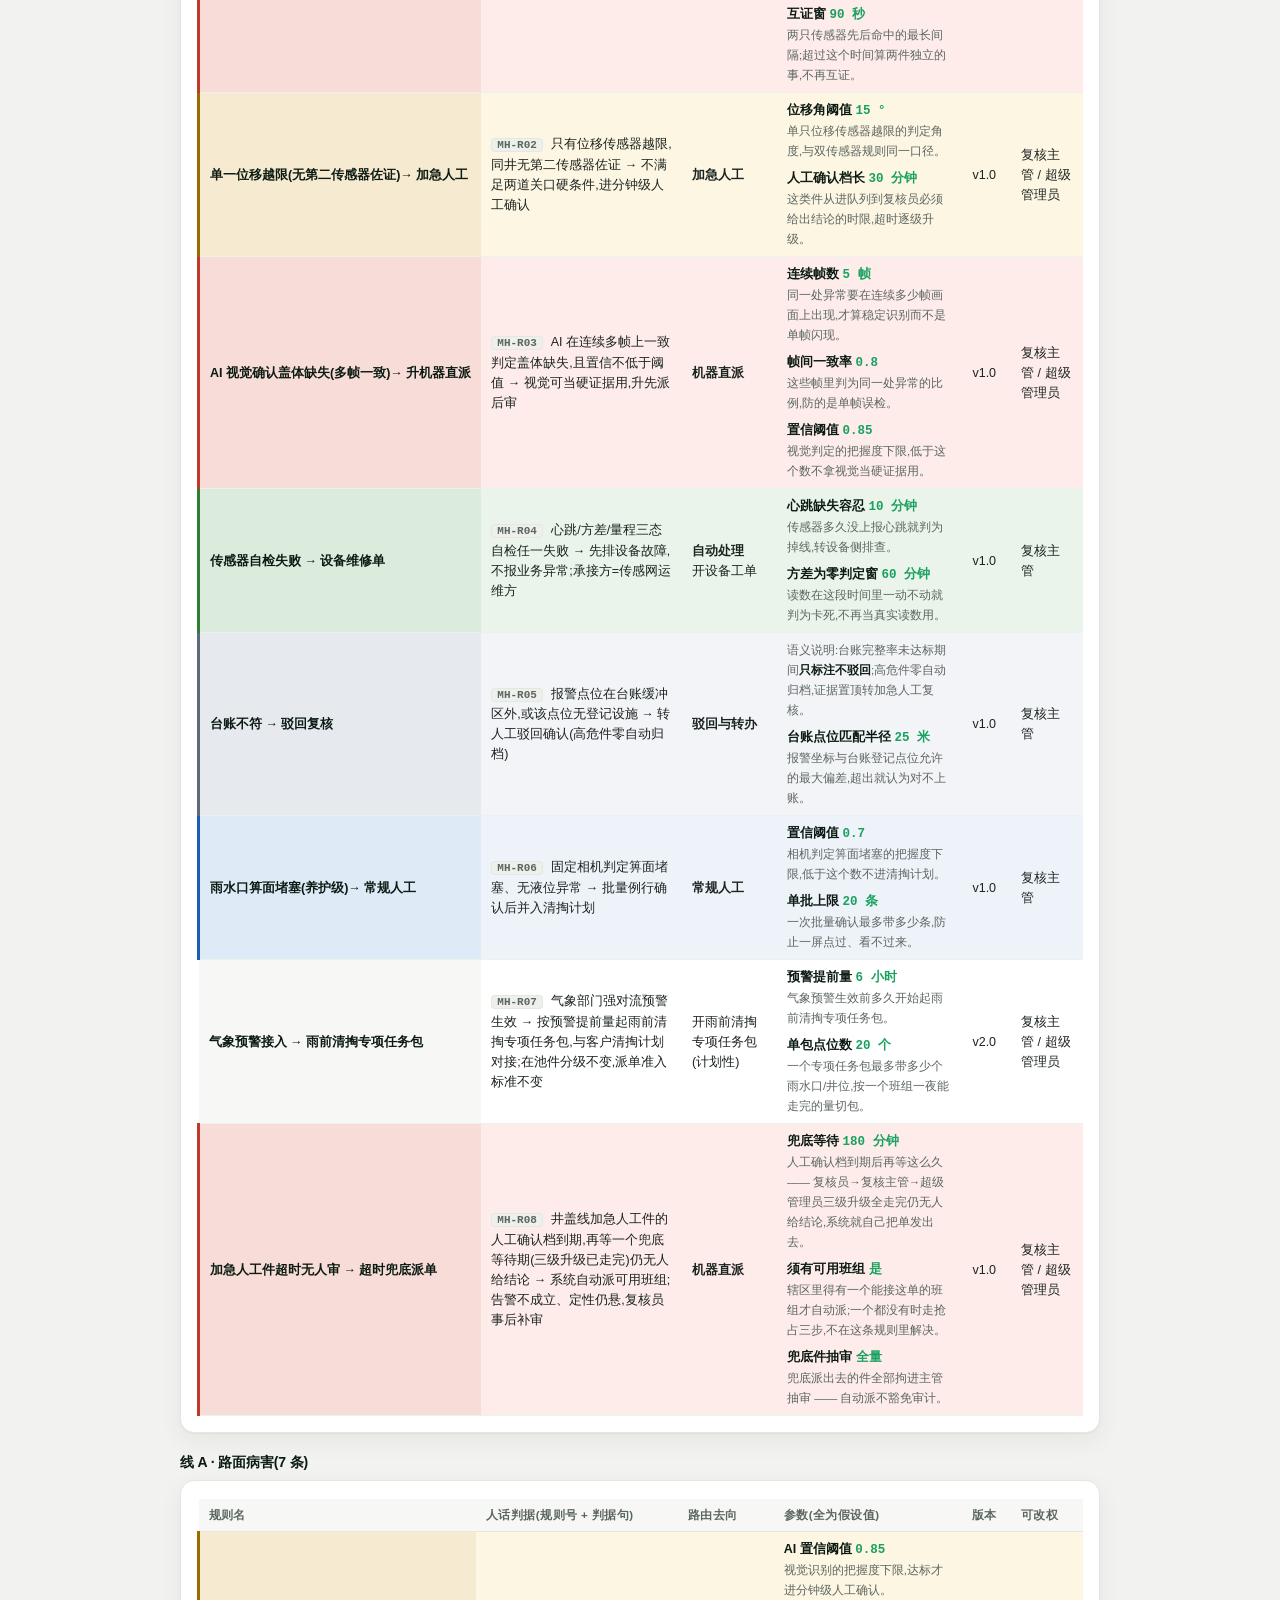
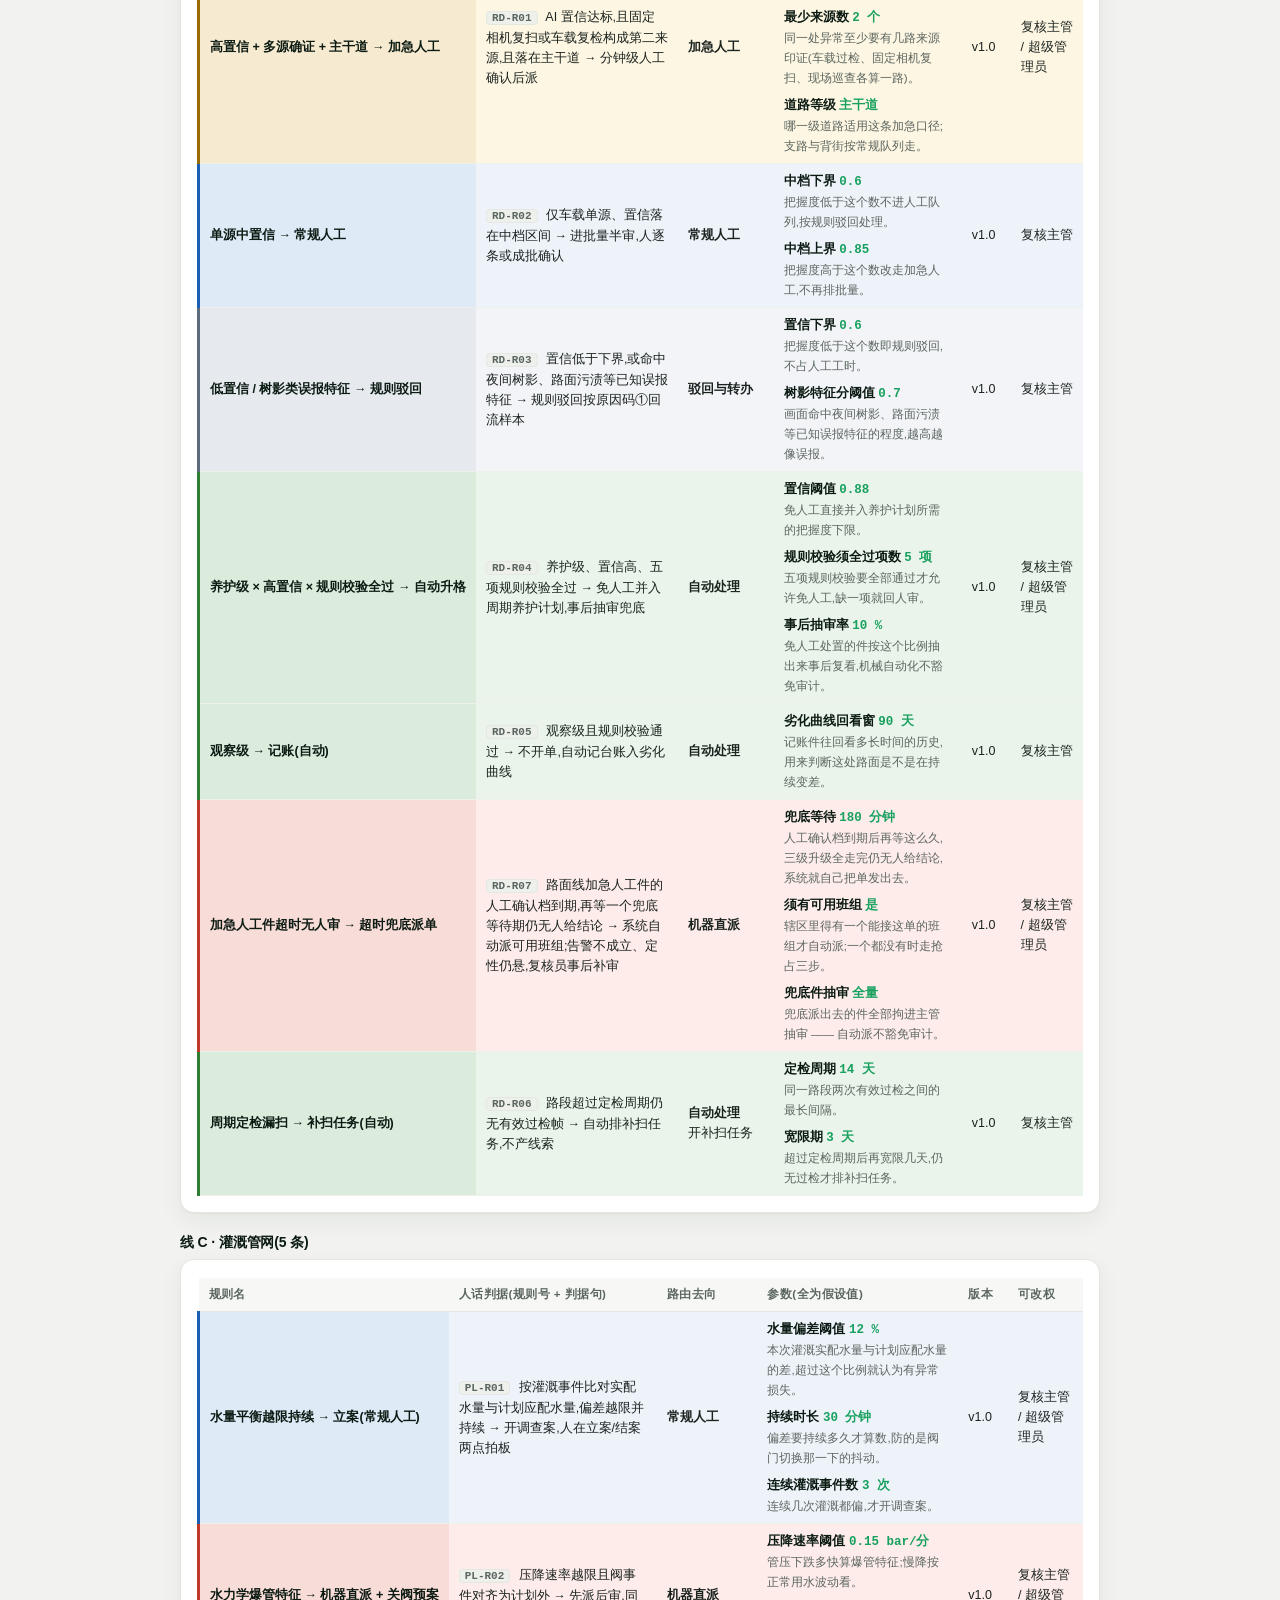
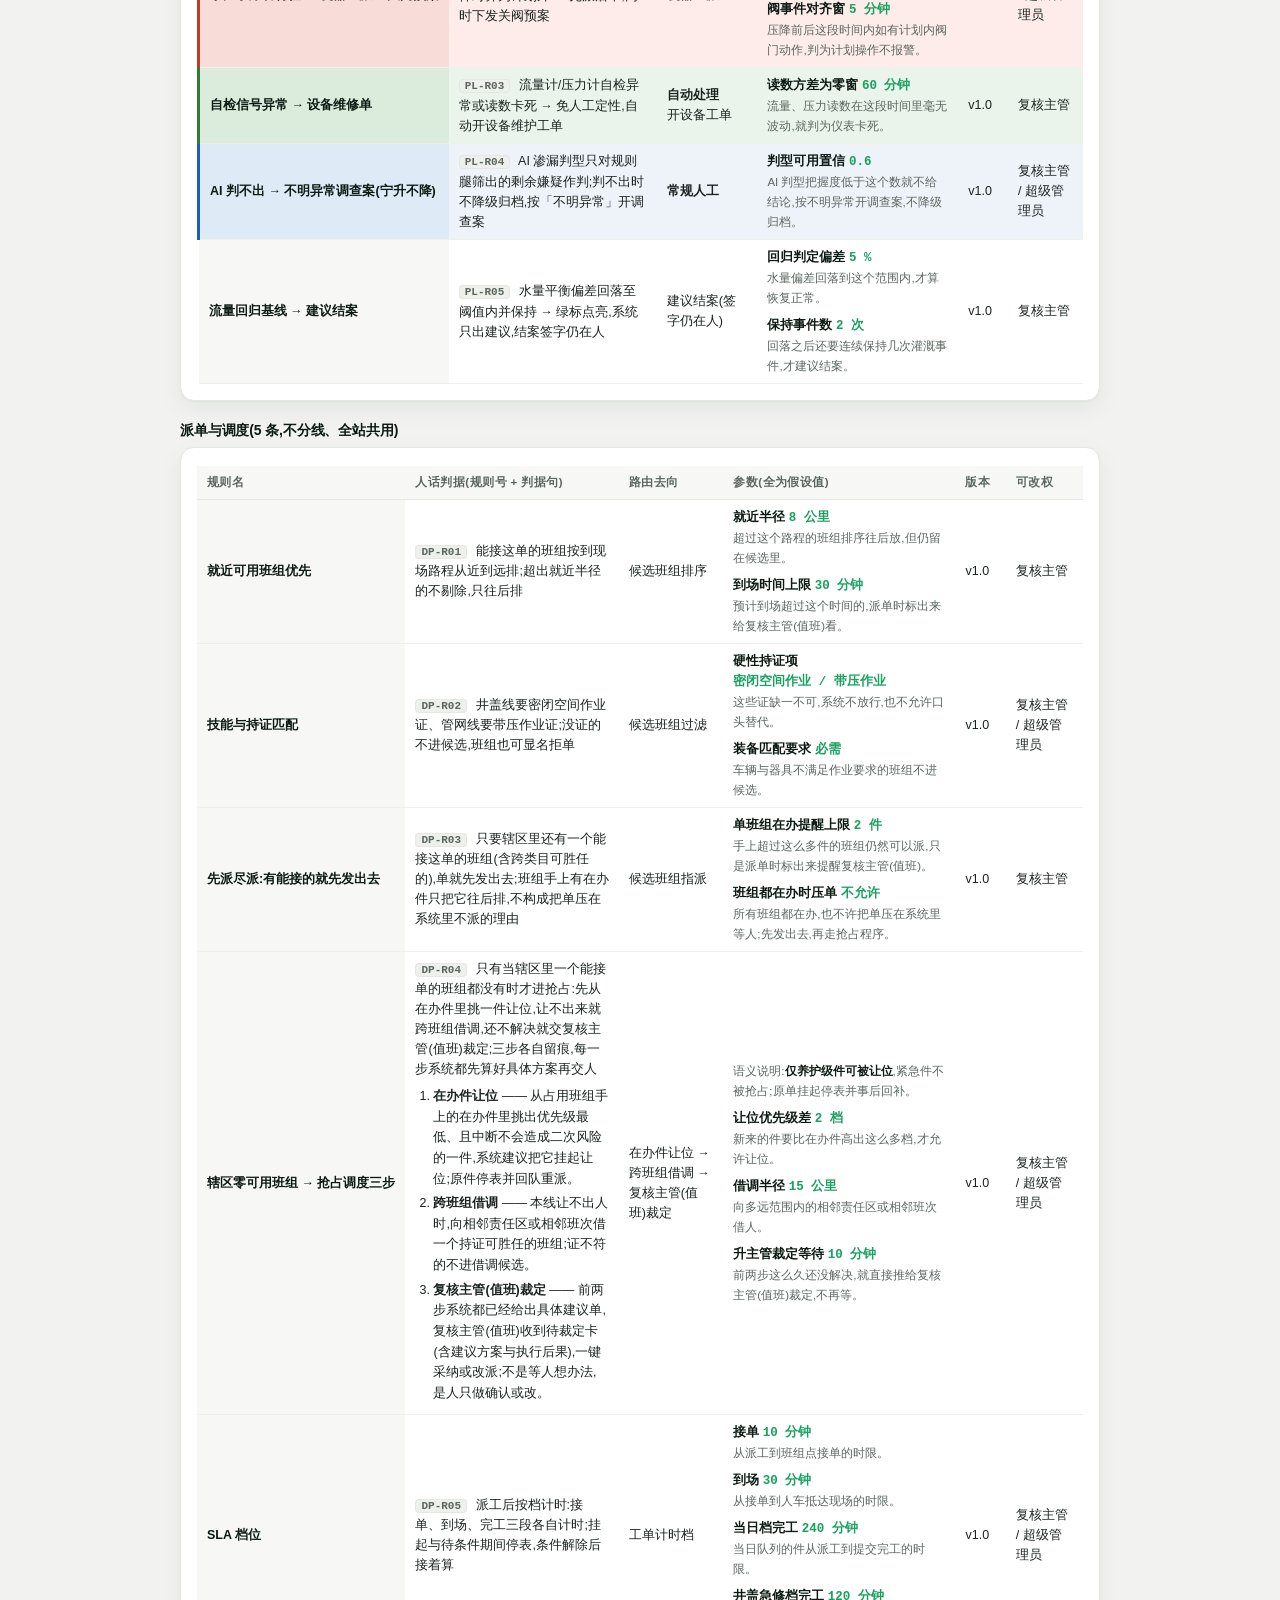
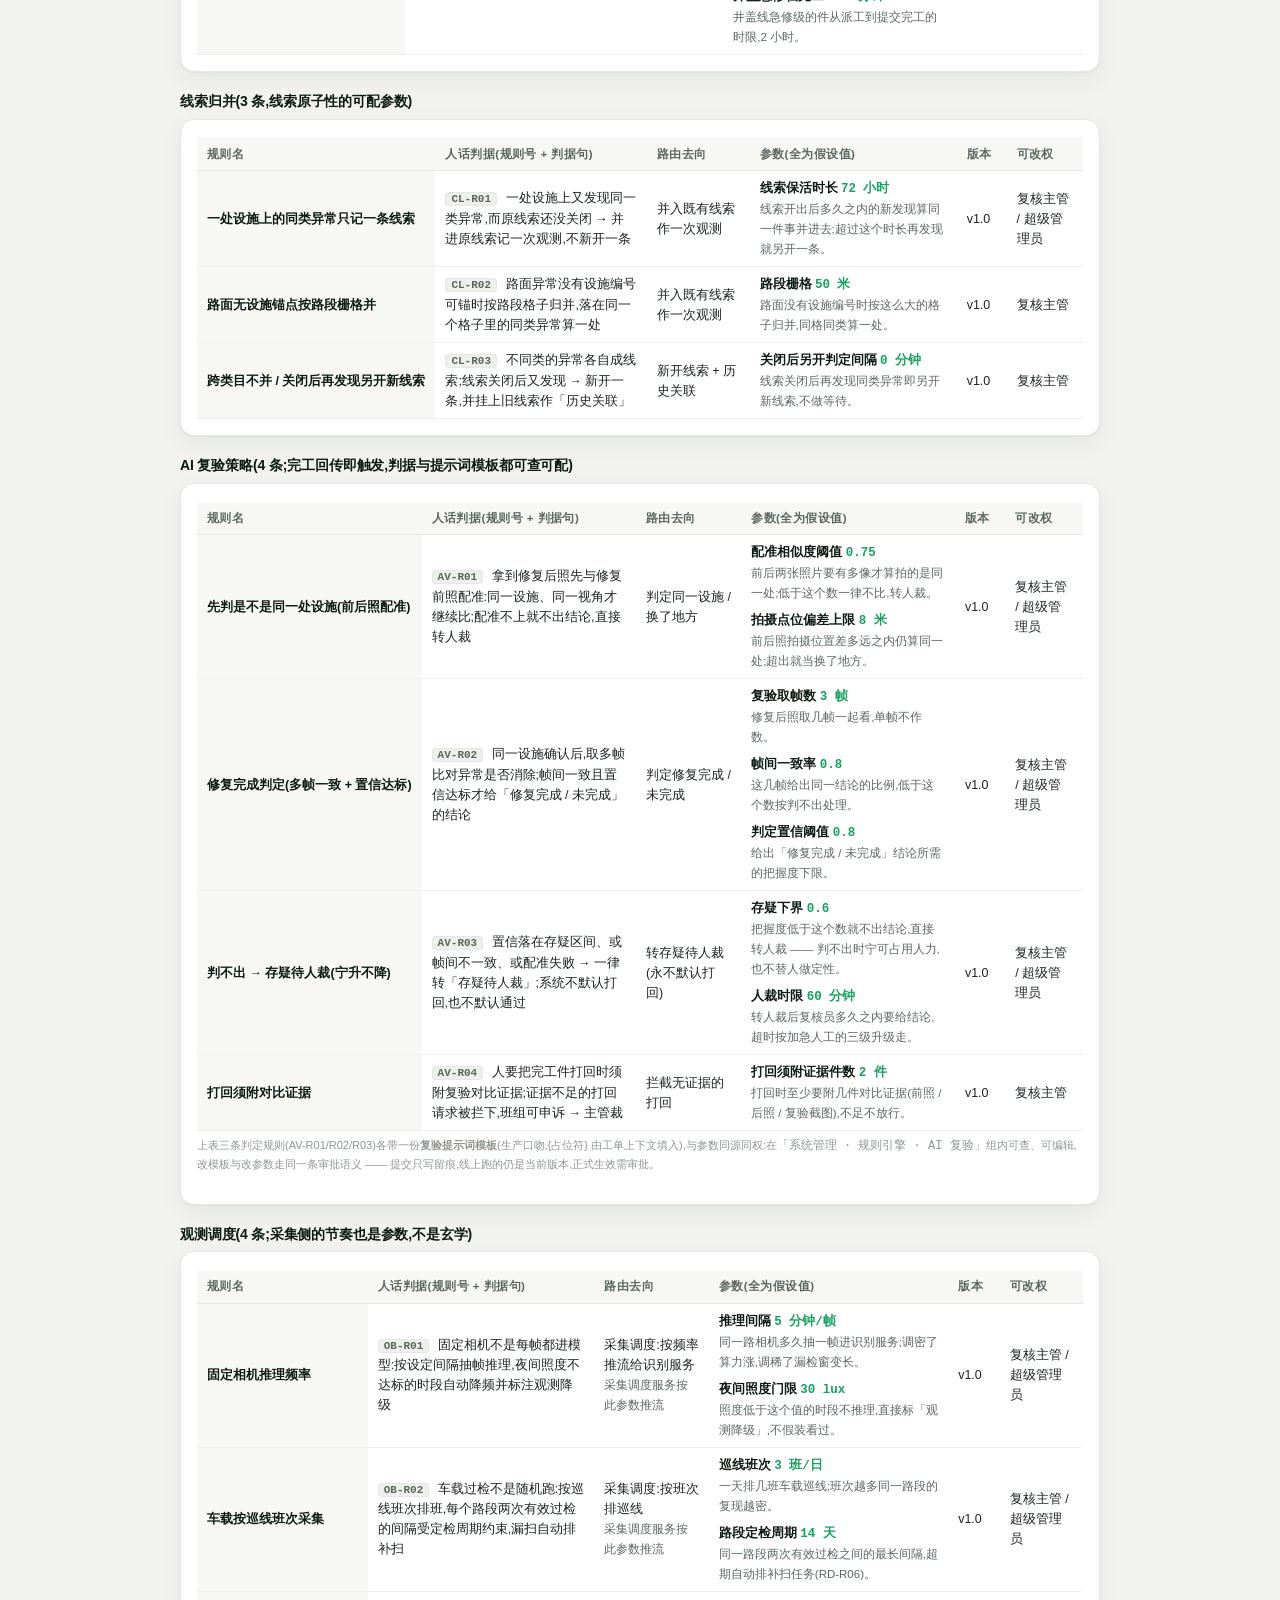
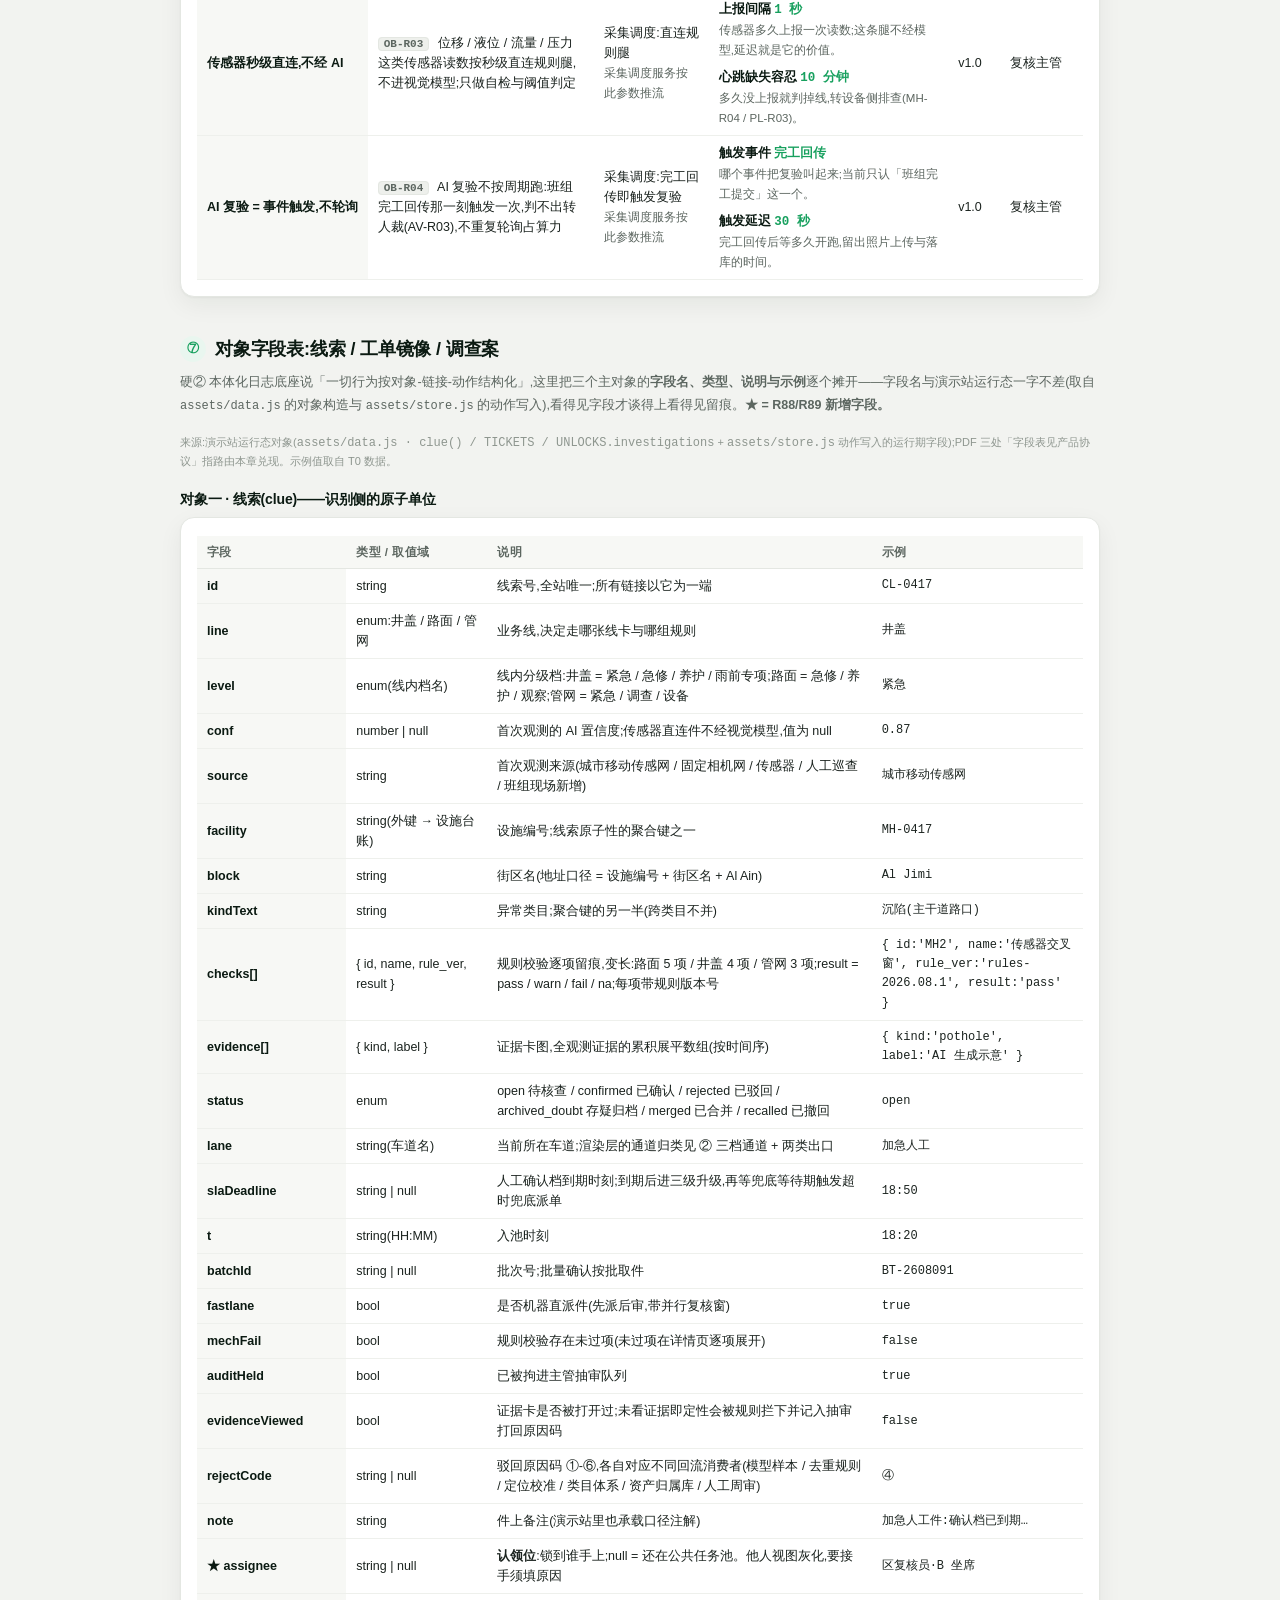
<file: spec.html>
<!doctype html>
<html lang="zh-CN">
<head>
<meta charset="utf-8">
<meta name="viewport" content="width=device-width,initial-scale=1">
<title>产品协议 · 界面与参数对照 · 城市设施智能巡检平台</title>
<link rel="stylesheet" href="assets/tokens.css">
<style>
  /* spec.html 页级样式:结构参照 manual.html(page/card/quicknav),视觉沿用 tokens.css 品牌体系
     (近黑壳 hero + 暖白内容区 + 品牌绿主操作 + 卡其金次强调)。零外链,单文件自包含。 */
  body{background:var(--bg)}
  .page{max-width:960px;margin:0 auto;padding:0 20px 90px}

  /* ---------- 顶部深色 hero(品牌壳)---------- */
  .hero{margin:0 0 0;padding:40px 20px 30px;background:var(--shell);border-bottom:1px solid var(--shell-line)}
  .hero-inner{max-width:960px;margin:0 auto}
  .kicker{font-size:11px;letter-spacing:.1em;color:var(--gold);font-weight:700;text-transform:uppercase}
  .hero h1{margin:12px 0 0;font-size:26px;line-height:1.3;letter-spacing:-.02em;color:#fff;font-weight:700}
  .hero .lead{margin:14px 0 0;font-size:13px;line-height:1.85;color:#b6c0b9;max-width:760px}
  .hero .lead b{color:#fff}
  .hero .back{display:inline-block;margin-top:18px;font-size:12px;color:var(--shell-mute);font-weight:600}
  .hero .back:hover{color:#fff;text-decoration:none}

  /* ---------- 快速跳转 ---------- */
  .quicknav{display:flex;flex-wrap:wrap;gap:6px;margin:22px 0 22px;position:sticky;top:0;background:var(--bg);padding:10px 0;z-index:5}
  .qn{display:inline-block;padding:3px 11px;border-radius:20px;font-size:11.5px;line-height:1.7;background:#eef0ec;color:var(--mute);border:1px solid var(--line);font-weight:600}
  .qn:hover{background:var(--blue-soft);color:var(--blue);text-decoration:none;border-color:var(--blue-line)}

  h2.sec{margin:38px 0 4px;font-size:18px;display:flex;align-items:center;gap:9px;scroll-margin-top:56px}
  h2.sec .no{flex:none;width:26px;height:26px;border-radius:50%;background:var(--blue-soft);color:var(--blue);
    display:flex;align-items:center;justify-content:center;font-size:12px;font-weight:700}
  .sec-lead{color:var(--mute);font-size:var(--fs-sm);line-height:1.8;margin:8px 0 16px}
  h3.sub{font-size:14px;margin:18px 0 6px;color:var(--ink-hi)}

  /* ---------- 表格通用(基于 tokens.css table.tb 扩展)---------- */
  .card table.tb{margin-top:2px}
  table.tb td{line-height:1.6;padding:7px 10px}
  table.tb td.k{background:#f7f8f5;color:var(--ink-hi);font-weight:700;white-space:nowrap}

  /* ---------- 三线路由表:五色行(色值与 pdf/print.html · assets/ui.js 同源) ---------- */
  tr.lane-red td{background:#fdecea}
  tr.lane-orange td{background:#fdf6e3}
  tr.lane-blue td{background:#eef3fa}
  tr.lane-green td{background:#eaf4ea}
  tr.lane-grey td{background:#f2f4f7}
  tr.lane-red td.k{background:#f8dcd7;border-left:3px solid #c0392b}
  tr.lane-orange td.k{background:#f6ead0;border-left:3px solid #9a6b00}
  tr.lane-blue td.k{background:#dfeaf7;border-left:3px solid #1a5fb4}
  tr.lane-green td.k{background:#dcecdc;border-left:3px solid #2e7d32}
  tr.lane-grey td.k{background:#e6eaef;border-left:3px solid #5b6b7c}

  /* ---------- 派生细则 / 功能清单 表头优先级色标 ---------- */
  th.p0{border-bottom:3px solid #1a5fb4 !important}
  th.p1{border-bottom:3px solid #2e7d32 !important}
  th.p2{border-bottom:3px solid #5b6b7c !important}

  /* ---------- ⑥ 规则总表:参数块 / 规则号 / 抢占三步 ---------- */
  .pm{margin:0 0 7px}
  .pm:last-child{margin-bottom:0}
  .pm b{color:var(--ink-hi);font-weight:700}
  .pm .pv{font-family:ui-monospace,SFMono-Regular,Menlo,Consolas,monospace;color:var(--blue);font-weight:700;white-space:nowrap}
  .pm .pd,td .pd{color:var(--mute);font-size:11.5px;line-height:1.65}
  .rid{font-family:ui-monospace,SFMono-Regular,Menlo,Consolas,monospace;font-size:11px;font-weight:700;
    color:var(--mute);background:#eef0ec;border:1px solid var(--line);border-radius:4px;padding:0 5px;margin-right:5px}
  ol.steps{margin:7px 0 0;padding-left:18px}
  ol.steps li{margin:0 0 4px;line-height:1.65}

  .assume{border-bottom:1px dotted var(--faint);cursor:help;color:inherit}
  .src-note{font-size:11px;color:var(--faint);margin:6px 0 14px}
  .scope-list{list-style:none;margin:10px 0 0;padding:0;display:flex;flex-direction:column;gap:8px}
  .scope-list li{background:var(--card);border:1px solid var(--line);border-radius:var(--radius-sm);
    padding:11px 14px;font-size:12.5px;line-height:1.7;color:var(--ink);box-shadow:var(--shadow)}
  .scope-list b{color:var(--blue);font-family:ui-monospace,SFMono-Regular,Menlo,Consolas,monospace;margin-right:8px}
  .scope-list .form{color:var(--mute)}

  .foot{margin:56px 0 0;text-align:center;font-size:11.5px;color:var(--faint)}
  .foot p{margin:0 0 4px}
</style>
</head>
<body>

<header class="hero">
  <div class="hero-inner">
    <div class="kicker">产品协议 · 界面与参数对照</div>
    <h1>城市设施智能巡检平台 · 产品协议</h1>
    <p class="lead">这份协议把<b>方案与 PRD 因篇幅收进总纲的逐档细节</b>——三线各通道的进入条件与时限、功能清单的优先级与子功能颗粒度、两条硬机制的七条派生细则、规则引擎 36 条判据的全部可配参数、三个主对象的字段表——按界面实际能看到的位置摊开,供实施与验收时逐条核对。</p>
    <p class="lead"><b>本页与《方案与 PRD》PDF 互为详略:PDF 载总纲,本页载逐档参数明细。</b></p>
    <a class="back" href="index.html">← 返回原型导览</a>
  </div>
</header>

<div class="page">

  <nav class="quicknav">
    <a class="qn" href="#map">① 页面地图</a>
    <a class="qn" href="#lanes">② 三线分线路由</a>
    <a class="qn" href="#features">③ 功能清单明细</a>
    <a class="qn" href="#derived">④ 派生细则</a>
    <a class="qn" href="#scope">⑤ 演示范围声明</a>
    <a class="qn" href="#rules">⑥ 业务规则总表</a>
    <a class="qn" href="#objects">⑦ 对象字段表</a>
  </nav>

  <!-- ============ ① 页面地图(新写,demo 实况,PDF 无对应原文) ============ -->
  <h2 class="sec" id="map"><span class="no">①</span>页面地图</h2>
  <p class="sec-lead">工作台 <span class="mono">app.html</span> 六模块 × 主要路由 × 职责一句话 × 对应 PDF 章节;三条业务线共用同一套模块,差异只在数据。</p>
  <p class="src-note">本表为演示站新增,PDF 无对应原文(交付② 七节从无「页面地图」章节)。</p>
  <div class="card">
    <table class="tb">
      <thead><tr><th style="width:15%">模块</th><th style="width:26%">主要路由</th><th style="width:34%">职责一句话</th><th style="width:25%">对应 PDF 章节</th></tr></thead>
      <tbody>
        <tr><td class="k">m1 复核工作台</td><td class="mono">#/m1(默认井盖 tab)<br>#/m1/line/mh|rd|pl<br>#/m1/clue/&lt;线索号&gt;</td><td>三线队列分区(仲裁序置顶紧急件)、线索详情与动作面板、机器直派并行复核卡、调查案立案/结案</td><td>交付② 一 · 产品描述 · 1.4 业务流程图(一)主流程(p6)+ (二)处置通道分类学·跨线调度(p7)</td></tr>
        <tr><td class="k">m2 告警与工单</td><td class="mono">#/m2/alerts(默认)<br>#/m2/tickets<br>#/m2/tickets/&lt;工单号&gt;<br>#/m2/recon<br>#/m2/dispatch<br>#/m2/crew/&lt;班组号 CR-xx&gt;</td><td>告警列表(成立 / 申诉复核中 / 误报撤销 / 已撤销)、工单镜像(客户系统五状态映射)、对账异常队列、调度改派 / 合并 / 拆单与班组地图、班组详情页(在手工单 · 资质装备 · 班次)</td><td>交付① 三 · 合作方式与边界(工单镜像对接,p3)+ 交付② 一 · 1.4(二) 跨线调度(p7)+ 三 · 非功能需求(对接与对账,p18)</td></tr>
        <tr><td class="k">m3 设施台账</td><td class="mono">#/m3(默认列表)<br>#/m3/line/&lt;线路&gt;<br>#/m3/facility/&lt;设施号&gt;</td><td>设施列表与详情、点位历史与证据链回查、路面线劣化曲线</td><td>交付② 一 · 产品描述 · 1.3 思维导图·功能列表(p5)『底座与治理』行</td></tr>
        <tr><td class="k">m4 兜底与质量</td><td class="mono">#/m4</td><td>抽审队列(拘审标来源)与抽审动作(通过 / 打回)、免人工件的完工抽审</td><td>交付① 三 · 合作方式与边界(责任情形表,p3)+ 交付② 各线 2.1.5/2.2.5/2.3.5 基本规则(兜底与抽审参数,p11/14/16)+ 派生细则「抽审参数」</td></tr>
        <tr><td class="k">m5 统计总览</td><td class="mono">#/m5</td><td>健康总览卡(数字实时联动 store)、覆盖热区示意</td><td>交付② 一 · 产品描述 · 1.3 思维导图·功能列表(p5)『底座与治理·设施状态总览首版』</td></tr>
        <tr><td class="k">m6 系统管理</td><td class="mono">#/m6(默认角色权限 tab)<br>#/m6/roles<br>#/m6/rules<br>#/m6/lanes<br>#/m6/params<br>#/m6/duty<br>#/m6/ontology</td><td>六 tab 各管一段:<b>角色权限</b>(三类人角色 + 三个非人服务账号的权限范围)、<b>规则引擎</b>(⑥ 业务规则总表 36 条的白盒页 —— 按线分组折叠、判据句与参数逐条可见、参数可调走影子试算与审批留痕、AI 复验提示词模板可查可编)、<b>通道与类目开关</b>(五类通道口径 + 类目机器直派开关,超级管理员管)、<b>参数变更</b>(变更单台账 · 影子试算 · 审批后生效)、<b>值班</b>(值班表 = 升级链兜底依据)、<b>本体建模</b>(对象 / 链接 / 动作三张注册表 + 全量动作日志)</td><td>交付① 三 · 平台本体(对象·链接·动作,p3)+ 交付② 一 · 1.3 思维导图·功能列表『底座与治理·本体日志与链接层』(p5)及其派生细则</td></tr>
      </tbody>
    </table>
  </div>

  <h3 class="sub">另有两端(同一份演示状态互通)</h3>
  <div class="card">
    <table class="tb">
      <thead><tr><th style="width:22%">端</th><th style="width:20%">入口文件</th><th>角色</th></tr></thead>
      <tbody>
        <tr><td class="k">工作台</td><td class="mono">app.html</td><td>区复核员 / 复核主管(夜间同岗值班)/ 超级管理员 · 六模块坐席端</td></tr>
        <tr><td class="k">班组端</td><td class="mono">crew.html</td><td>市政班组 · 接单/到场/拍照回传/完工提交,现场动作族(含现场受阻上报 → 回流调度)</td></tr>
      </tbody>
    </table>
  </div>

  <!-- ============ ② 三线分线路由(素材块1) ============ -->
  <h2 class="sec" id="lanes"><span class="no">②</span>三线分线路由:三条线全表</h2>
  <p class="sec-lead"><b>三档处置通道 + 两类出口全线复用,线内只调参数</b>——系统没有三套流程,只有一套分类学的三次实例化。<b>本质是一道二分:先派后审只有机器直派一档;先审后派两档 —— 加急人工(分钟级)、常规人工(批量 / 例行);另两类是出口 —— 自动处理(不派人)、驳回与转办(不进处置)。</b>行底色 = 通道类,三线同类同色;行内保留线内参数差异,均标注为假设值。</p>
  <p class="src-note">来源:块1(《方案与 PRD》改前页 7 原文迁移,原文完整抄录)。跨线抢资源排序段与本节同源但未搬运,原文仍留在 PDF 交付② 一 · 1.4(二) 跨线调度『跨线抢资源的优先级』(p7)。</p>

  <h3 class="sub">线 B · 排水与井盖(突发事件流)</h3>
  <div class="card">
    <table class="tb">
      <tr><th style="width:15%">处置通道</th><th style="width:27%">先派后审 / 先审后派 · 进入条件</th><th style="width:31%">怎么处理(参数均为假设值)</th><th style="width:27%">兜底</th></tr>
      <tr class="lane-red"><td class="k">机器直派</td><td><b>先派后审</b> —— 紧急级 × 两道关口过(已签名传感器硬证据,或 AI 高置信 + 规则校验全过)</td><td><b>系统自动派单</b> + 预警通报;复核员 <span class="assume" title="假设值:机器直派并行复核窗时长,区可配">15 分钟</span>并行核实:确认 = 追认,撤回 = 显名召回</td><td>误派率月报 + 直派件<b>全量抽审</b>;开关按类目由超级管理员管;复核超时逐级上报</td></tr>
      <tr class="lane-orange"><td class="k">加急人工</td><td><b>先审后派 · 分钟级</b> —— 紧急级 × 低置信且无硬证据</td><td>加急队列单条人工确认,时限 <span class="assume" title="假设值">30 分钟</span></td><td>确认与驳回都自动进主管抽审</td></tr>
      <tr class="lane-orange"><td class="k">加急人工<br>(急修档)</td><td><b>先审后派 · 分钟级</b> —— 急修级</td><td>同通道、参数不同:单条人工确认,时限 <span class="assume" title="假设值">2 小时</span></td><td>抽审;<b>超时兜底派单</b>——确认档到期 + 兜底等待期仍无人给结论则自动派班组,告警不成立、定性仍悬、件全量拘抽审</td></tr>
      <tr class="lane-blue"><td class="k">常规人工</td><td><b>先审后派 · 批量 / 例行</b> —— 养护级(平时档堵塞)</td><td>批量确认 / 并入养护计划,<span class="assume" title="假设值">当日 4 小时内</span>确认</td><td>抽审;可存疑归档;提级为急修是复核主管的显名动作(原因必填),不按观测次数自动提级</td></tr>
      <tr class="lane-green"><td class="k">自动处理</td><td><b>出口 · 不派人</b> —— 养护类目 × 规则校验全过 × 数据门槛达标</td><td><b>免人工</b>并入养护计划;高危类目冷启动全关</td><td>事后抽审;错误率超阈值该类目自动退回人工</td></tr>
      <tr class="lane-grey"><td class="k">驳回与转办</td><td><b>出口 · 不进处置</b> —— 台账无此井盖 / 多帧不复现 / 重复;产权非市政</td><td><b>紧急与急修级不自动归档</b>:证据置顶,转加急人工确认;产权件转办</td><td>驳回件留样抽审;守住「高危零自动归档」验收线</td></tr>
    </table>
  </div>

  <h3 class="sub">线 A · 路面病害(养护流)</h3>
  <div class="card">
    <table class="tb">
      <tr><th style="width:15%">处置通道</th><th style="width:27%">先派后审 / 先审后派 · 进入条件</th><th style="width:31%">怎么处理(参数均为假设值)</th><th style="width:27%">兜底</th></tr>
      <tr class="lane-red"><td class="k">机器直派</td><td><b>先派后审</b> —— 主干道 / 学校医院段 × 多源确证的行车安全件</td><td><b>由复核员一键升级发起</b>(人发起,系统不自动直派路面件)</td><td>升级件留痕、进抽审;升级率进月报</td></tr>
      <tr class="lane-orange"><td class="k">加急人工</td><td><b>先审后派 · 分钟级</b> —— 急修级(深坑 / 沉陷等行车安全类)</td><td>单条人工确认,时限 <span class="assume" title="假设值">30 分钟</span>,确认即派单班组;深度存疑先现场核查回填定级</td><td>抽审;同点位多源重复观测自动并入既有线索计数(只作排序输入,不自动提级)</td></tr>
      <tr class="lane-blue"><td class="k">常规人工<br>(单条必审)</td><td><b>先审后派 · 批量 / 例行</b> —— 养护级 × 边界情形(靠近学校医院 / 主干道)</td><td>单条人工确认,<span class="assume" title="假设值">当日 4 小时内</span></td><td>抽审</td></tr>
      <tr class="lane-blue"><td class="k">常规人工<br>(批量)</td><td><b>先审后派 · 批量 / 例行</b> —— 养护级 × 中低置信</td><td>批量确认视图(规则校验结果做辅助列),一批一单,<span class="assume" title="假设值">当日 4 小时内</span></td><td>抽审;可存疑归档</td></tr>
      <tr class="lane-green"><td class="k">自动处理</td><td><b>出口 · 不派人</b> —— 养护级 × 高置信 × 规则校验全过 × 该类目数据门槛达标;观察级 × 校验过</td><td><b>免人工</b>:并入周期养护计划(周批工单),或记台账入劣化曲线不派单;页面明示「本条未经人工,抽审兜底」</td><td>事后抽审;冷启动关闭;错误率超阈值自动退回人工;恶化到阈值自动复报</td></tr>
      <tr class="lane-grey"><td class="k">驳回与转办</td><td><b>出口 · 不进处置</b> —— 不在路网 / 多帧不复现 / 重复;非市政资产(如国道)</td><td>自动归档,原因自动记录;产权件转办产权方</td><td>驳回件留样,定期抽样标注估「误杀率」</td></tr>
    </table>
  </div>

  <h3 class="sub">线 C · 灌溉管网(预警调查流)</h3>
  <div class="card">
    <table class="tb">
      <tr><th style="width:15%">处置通道</th><th style="width:27%">先派后审 / 先审后派 · 进入条件</th><th style="width:31%">怎么处理(参数均为假设值)</th><th style="width:27%">兜底</th></tr>
      <tr class="lane-red"><td class="k">机器直派</td><td><b>先派后审</b> —— 爆管特征规则命中 × 阀门事件对齐(机械直判,不经 AI)</td><td>秒级派单 + 预警通报 + 关阀影响面提示(影响哪些片区灌溉)</td><td>直派件全量抽审;误派率月报</td></tr>
      <tr class="lane-blue"><td class="k">常规人工<br>(调查案)</td><td><b>先审后派 · 批量 / 例行</b> —— 渗漏或压力异常嫌疑(持续时长 × 多源一致度达标);AI 判不出型的「不明异常」同样进此通道</td><td><b>自动开调查案</b>:观察窗累积证据 + 调度视觉旁证 + 可派现场核查;人在立案 / 结案两点拍板</td><td>调查超期上报主管;结案必须流量回归正常,否则自动重开</td></tr>
      <tr class="lane-green"><td class="k">自动处理</td><td><b>出口 · 不派人</b> —— 嫌疑未达立案门槛</td><td>系统累积持续观察,不打扰人;达门槛自动升调查案</td><td>观察队列可查,不静默丢弃</td></tr>
      <tr class="lane-green"><td class="k">自动处理<br>(设备故障)</td><td><b>出口 · 不派人</b> —— 传感器自检失败 / 数据断流</td><td>免人工定性,自动开设备维修单交传感网运维方,<b>不进业务队列</b>(设备故障走的是自动处理出口,不是驳回:它有承接方、有工单,只是不占复核人力)</td><td>故障期该片区标「观测降级」横幅,总览可见;设备工单同样入动作日志</td></tr>
    </table>
  </div>

  <!-- ============ ③ 功能清单明细(素材块2) ============ -->
  <h2 class="sec" id="features"><span class="no">③</span>功能清单明细(P0 / P1 / P2)</h2>
  <p class="sec-lead">图表一一对应:功能结构图<b>四条泳道 = 下表四行模块</b>;块底色 = 优先级(蓝 = P0 最小可用版本必须有,绿 = P1 试点期内跟上,灰 = P2 后段)。PDF 的功能结构图是<b>模块 → 功能</b>两层、第三层只列了每模块最吃劲的几项;<b>第三层「子功能」全表在本节第二张表</b>(PDF 交付② 一 · 1.3 思维导图·功能列表 p5 指路即指这里)。</p>
  <p class="src-note">来源:块2(《方案与 PRD》改前页 9 原文迁移,彩色功能结构图留在 PDF,本表原文完整抄录);「子功能」全表为演示站新增,与 PDF 交付② 一 · 1.3 思维导图·功能列表(p5)三级表同口径、更全。</p>
  <div class="card">
    <table class="tb">
      <tr><th class="p0" style="width:12%">模块</th><th class="p0" style="width:40%">P0 · 最小可用版本必须有</th><th class="p1" style="width:34%">P1 · 试点期内跟上</th><th class="p2" style="width:14%">P2 · 后段</th></tr>
      <tr><td class="k">复核工作台</td><td>三线队列分区视图(按业务线路由 + 紧急件置顶)、线索详情与动作面板(按钮即动作;条件不满足的按钮灰态并写明原因)、<b>认领任务池</b>(件默认在公共池,谁处置谁先认领;他人已认领件灰化,接手须填原因并留痕)、批量确认视图、调查案视图(管网线立案 / 结案两点拍板)、确认 → 开工单副作用与镜像回传、动作日志时间线(对象-链接-动作全量记录)、兜底面板(抽审队列 + 免人工件完工抽审)</td><td>主管抽审队列、撤销动作(显名 + 主管确认)与误报申诉(复核窗后的第三条纠错道:申诉 → 主管裁定 → 误报撤销留痕 + 复检工单)</td><td>—</td></tr>
      <tr><td class="k">识别与规则</td><td>三类目识别模型接入(置信度 + 证据包)、全域传感网接入(智能井盖 / 液位计 / 分区流量计,一期标配)、规则校验关口(按线 5 / 4 / 3 项,逐项留痕带版本号)、管网水力学规则(代码首日可用,首次可信报警需基线期 X 天,假设值)、机器直派(四条硬门槛 + 并行复核 + 撤回召回)、AI 完工复验(引导拍摄 + 前后对比 + 存疑人裁)</td><td>驳回原因回流路由与月度模型评估、误报样本留存与抽样标注台(估「误杀率」用)、跨时次异源复现核验</td><td>—</td></tr>
      <tr><td class="k">调度与班组</td><td><b>调度视图</b>(班组负载与地图 + 改派 / 合并 / 拆单)、<b>先派尽派</b>与零可用班组时的<b>抢占三步待裁定卡</b>(在办件让位 / 跨班组借调 / 复核主管(值班)裁定;系统先算好方案,人只按确认或改)、<b>超时兜底派单</b>(确认档到期 + 兜底等待期无人给结论 → 自动派,件全量拘抽审);<b>班组现场端</b>:接单列表 · 工单详情与导航 · 现场拍照回传 · 完工提交(全部写回客户工单系统);现场动作族:拒单(选原因)/ <b>现场受阻上报</b>(缺专用处置工具 / 需要辅助设备 / 现场条件不具备 / 安全风险需管制配合 → 工单转「受阻挂起」并回流调度)/ 待条件受阻上报 / 安全上报 / 现场新增上报 / 部分完工 / 班次交接;<b>受阻件的两个出口在调度侧</b>:重新派单(带装备要求,原单关联)/ 补给后原班组恢复</td><td>管网核查工单的分段关阀试验读数回传(写回核查任务包对应段,读数差进数据卡)</td><td>—</td></tr>
      <tr><td class="k">底座与治理</td><td>本体日志与链接层(对象-链接-动作全量记录、审计视图可筛可导)、规则引擎与影子试算(36 条白盒可视可配)、数据源健康监测(连续 N 时窗无有效帧或质量塌方 → 自动开设备维修单 + 总览横幅「本片区观测降级」)、推理产出率探针(有帧无线索 = AI 服务失明,与无帧分开报)、人工日对账清单</td><td>参数变更控制台(走审批)、类目机器直派开关、值班排班与上报链配置、传感网运维(在线率 / 盘点对账 / 设备绑定校验 / 电池与固件)、劣化曲线台账、设施状态总览首版(含覆盖热区图)</td><td>报表与健康总览完整版、卫星腿</td></tr>
    </table>
  </div>

  <h3 class="sub">第三层:模块 → 功能 → 子功能(全表)</h3>
  <p class="src-note">PDF 交付② 一 · 1.3 思维导图·功能列表(p5)三级表只列「每个模块最吃劲的几项」并指路「全表见演示站『产品协议』页」——本表即那张全表,按演示站实际可点到的粒度逐条展开;括号内数字均为假设值。</p>
  <div class="card">
    <table class="tb">
      <thead><tr><th style="width:13%">模块</th><th style="width:20%">功能</th><th style="width:9%">优先级</th><th>子功能</th></tr></thead>
      <tbody>
        <tr><td class="k" rowspan="10">复核工作台</td><td>三线队列视图</td><td>P0</td><td>线内 tab 切换(井盖 / 路面 / 管网)· 待处置置顶区(按剩余时限升序,内容随角色变)· 认领过滤(我的 / 公共池 / 全部)· 队列两层化(队列行 + 行内展开)· 本线概览条(数据源健康 / 任务包 / 当班统计)· 侧栏红点角标 = 当前身份在该模块的待办数</td></tr>
        <tr><td>线索详情与动作面板</td><td>P0</td><td>对象卡(设施 / 街区 / 分级 / 置信)· 观测与证据卡(多图翻页、逐次观测各带时刻来源)· 规则校验卡(路面 5 / 井盖 4 / 管网 3 逐项打钩带版本号)· 动作面板(按语义分色;条件不满足的按钮灰态并写明原因)· 动作日志时间线 · 关联对象(工单 / 告警 / 设施 / 班组 / 抽审)全链跳转</td></tr>
        <tr><td>认领任务池(认领硬闸)</td><td>P0</td><td>公共池认领 · <b>认领之前不能改本件任何东西</b>:未认领件上的处置动作在校验层拦下「本件尚在公共池:请先「认领」再操作」· 他人已认领件整卡灰化标「已由 XX 认领」,处置须先「接手」(原因必填并留痕,不做静默夺件,原认领人可回查)· 批量确认含公共池件须显式勾「同时认领 N 件」,系统逐件走真正的认领动作(各一条认领日志)</td></tr>
        <tr><td>批量确认视图</td><td>P0</td><td>按批次取件 · 规则校验结果做辅助列 · 一批一单 · 单批上限(20 条)· 低置信件可存疑归档</td></tr>
        <tr><td>机器直派并行复核卡</td><td>P0</td><td>15 分钟倒计时 · 确认 = 告警追认 · 撤回 = 显名召回(理由码必填)· 复核超时逐级上报 · 直派件全量拘抽审</td></tr>
        <tr><td>调查案视图(管网线)</td><td>P0</td><td>立案 / 结案两点拍板 · 观察窗证据累积 · 核查任务包(夜间听漏 + 分段关阀试验,按段收敛嫌疑区间)· 结案须流量回归基线,否则自动重开</td></tr>
        <tr><td>确认开单与镜像回传</td><td>P0</td><td>确认 → 告警成立 → 副作用开工单 → 写回客户工单系统镜像号;机器直派件的确认只作追认,不重复派工</td></tr>
        <tr><td>动作日志时间线</td><td>P0</td><td>对象-链接-动作全量记录 · 非人动作(规则引擎 / AI 服务 / 班组账号)同样入账 · 每条带当时的规则 / 模型 / 参数版本与世界状态快照</td></tr>
        <tr><td>主管抽审队列</td><td>P1</td><td>抽审来源标(高危确认拘审 / 比例抽样 / 机器直派全量 / 超时兜底全量)· 通过 / 打回(打回原因码五选一)· 被抽对象与触发动作可点跳 · 抽审覆盖率可导出</td></tr>
        <tr><td>撤销、推翻与误报申诉</td><td>P1</td><td>显名撤销(理由码 + 主管确认)· 显名推翻(写理由 + 记日志 + 触发抽审)· 复核窗过后的误报申诉:复核员发起 → 主管裁定 → 误报撤销留痕 + 复检工单(与主动撤销分开计,月报口径不混)</td></tr>

        <tr><td class="k" rowspan="8">识别与规则</td><td>三类目识别模型接入</td><td>P0</td><td>置信度 + 证据包随线索落库 · 置信只定排序不定生死 · 高危必到人</td></tr>
        <tr><td>全域传感网接入</td><td>P0</td><td>智能井盖位移 / 井内液位计 / DMA 流量计 / 压力计 / 固定相机,一期标配;秒级直连规则腿不进视觉模型(OB-R03)</td></tr>
        <tr><td>规则校验关口</td><td>P0</td><td>路面 5 项 / 井盖 4 项 / 管网 3 项,逐项留痕带版本号;硬性项不过 → 驳回留样,高危件零自动归档</td></tr>
        <tr><td>管网水力学规则</td><td>P0</td><td>压降速率 + 阀事件对齐(机器直判,不经 AI)· 按灌溉事件算水量平衡 · 代码首日可用,首次可信报警需基线期(X 天,假设值)</td></tr>
        <tr><td>机器直派</td><td>P0</td><td>四条硬门槛 + 并行复核窗 + 撤回召回 + 按类目开关(超级管理员管,区可申诉)· 误派率进月报</td></tr>
        <tr><td>AI 完工复验</td><td>P0</td><td>引导拍摄 → 前后照配准(AV-R01)→ 多帧比对判定(AV-R02)→ 判不出转存疑待人裁(AV-R03)→ 打回须附对比证据(AV-R04);提示词模板可查可编,改模板与改参数同一条审批语义</td></tr>
        <tr><td>线索归并与观测</td><td>P0</td><td>同设施 × 同类目活跃期内并入同一条线索记一次观测 · 路面无锚点按路段栅格(50 米)并 · 跨类目不并 · 线索关闭后再发现另开一条并挂「历史关联」</td></tr>
        <tr><td>误报回流与留样标注</td><td>P1</td><td>驳回必选原因码(六码各自对应不同回流消费者)· 误报样本留存与抽样标注台(估「误杀率」)· 月度模型评估 · 跨时次异源复现核验</td></tr>

        <tr><td class="k" rowspan="6">调度与班组</td><td>班组负载与调度地图</td><td>P0</td><td>班组位置与在途目标 · 在手工单数与状态 · 资质装备与班次 · 班组详情页(<span class="mono">#/m2/crew/CR-xx</span>)· 地图落点可点跳</td></tr>
        <tr><td>改派 / 合并 / 拆单</td><td>P0</td><td>改派选原因码(资质不符 / 负载均衡 / 就近改派 / 承包商合同切换)· 同点位合单 · 大件拆单;每步留痕</td></tr>
        <tr><td>先派尽派与抢占三步</td><td>P0</td><td>候选排序(就近,超半径不剔除只后排)→ 硬过滤(持证 / 装备)→ 先派尽派(在办不构成压单理由)→ 辖区零可用班组才进抢占三步:在办件让位 / 跨班组借调 / 复核主管(值班)裁定;<b>每步系统先算好具体方案,人只按确认或改</b>,原单挂起停表并事后回补</td></tr>
        <tr><td>超时兜底派单</td><td>P0</td><td>人工确认档到期 + 三级升级走完 + 兜底等待期(180 分钟)仍无人给结论 → 自动派可用班组(来源④);告警不成立、定性仍悬,件全量拘抽审,复核员事后补审</td></tr>
        <tr><td>班组现场端(crew.html)</td><td>P0</td><td>接单列表 · 工单详情与导航 · 修复前后双照回传 · 完工提交(全部写回客户工单系统)· 现场动作族:拒单(选原因)/ <b>现场受阻上报</b>(原因四选一 + 备注)/ 待条件受阻上报 / 安全上报 / 现场新增上报 / 部分完工 / 班次交接 · 管网核查工单的分段关阀试验读数回传(P1)</td></tr>
        <tr><td>现场受阻回流</td><td>P0</td><td>班组现场报「这活干不了」(缺专用处置工具 / 需要辅助设备(吊装、抽水)/ 现场条件不具备(积水、占压)/ 安全风险需管制配合)→ 工单转「受阻挂起」、SLA 停表、件进调度视图「现场受阻 · 待处理」区;两个出口都在调度侧(班组不能自行恢复):<b>重新派单(带装备要求)</b>=写明所缺装备另开一张单派给带得动的班组,原单关联留痕、SLA 续计不清零;<b>补给后原班组恢复</b>=缺件送到现场,原班组接着干,停表时长入档。全链动作入日志并声明链接(工单↦受阻原因 / 工单↦上报班组 / 工单↦工单 / 工单↦装备要求)</td></tr>

        <tr><td class="k" rowspan="6">底座与治理</td><td>数据源健康监测</td><td>P0</td><td>连续 N 时窗无有效帧或质量塌方 → 自动开设备维修单 + 总览横幅「本片区观测降级」· 推理产出率探针(有帧无线索 = AI 服务失明,与无帧分开报)· 降级态可复现,本身是一条验收项</td></tr>
        <tr><td>人工日对账</td><td>P0</td><td>我方处置态 vs 客户系统状态逐单比对 · 不一致进对账异常队列 · 24 小时内主管人工裁定</td></tr>
        <tr><td>规则引擎(白盒)</td><td>P0</td><td>七组共 36 条规则按线分组折叠 · 每条带判据句 + 全参数(值 + 单位 + 一句话定义)+ 版本号 + 可改角色 · 参数调整走影子试算(当日件回放影响面)+ 审批留痕 · 权限不足者拦截</td></tr>
        <tr><td>本体日志与链接层</td><td>P0</td><td>对象表 / 链接表 / 动作表 / 日志表四张注册表 · 日志的链接列可筛可搜可排可导出 CSV · 未归类动作自检</td></tr>
        <tr><td>参数与治理控制台</td><td>P1</td><td>参数变更控制台(走审批)· 类目机器直派开关 · 值班排班与上报链配置 · 传感网运维(在线率 / 盘点对账 / 设备绑定校验 / 电池与固件)· 劣化曲线台账 · 设施状态总览首版(含覆盖热区图)</td></tr>
        <tr><td>报表与新数据腿</td><td>P2</td><td>报表与健康总览完整版 · 卫星腿</td></tr>
      </tbody>
    </table>
  </div>

  <!-- ============ ④ 派生细则(素材块3) ============ -->
  <h2 class="sec" id="derived"><span class="no">④</span>派生细则(每条注明派生自哪条硬机制)</h2>
  <p class="sec-lead">两条硬机制正文留在 PDF(硬① 见交付② 一 · 1.4 业务流程图 主流程 p6;硬② 见交付① 三 · 平台本体 p3 + 交付② 一 · 1.3 功能列表 p5),这里只放它们的八条派生细则。「派生自」列的指代如下:</p>
  <div class="card" style="margin-bottom:16px">
    <p style="margin:0 0 8px"><b>硬① 两道关口与分线路由</b> —— AI 识别与机械规则互为校验;规则校验硬编码、逐项留痕、带版本号;置信度只定排序不定生死,高危必到人;全线统一的三档通道 + 两类出口分类学,三条线只是它的三次实例化。</p>
    <p style="margin:0"><b>硬② 本体化日志底座</b> —— 对象-链接-动作把一切行为结构化(谁、何时、对什么对象、做了什么动作、产生什么链接);自动动作同样入账;每条动作记录带当时的规则 / 模型 / 参数版本字段。</p>
  </div>
  <p class="src-note">来源:块3(《方案与 PRD》改前页 10 原文迁移,原文完整抄录);「硬①/硬②」摘要为 C2 依 PDF 保留原文所写的对照注解,非整表复制。</p>
  <div class="card">
    <table class="tb">
      <tr><th style="width:17%">派生条款</th><th style="width:71%">内容(数值均为假设值)</th><th style="width:12%">派生自</th></tr>
      <tr><td class="k">抽审参数</td><td>冷启动加倍,<b>按道分档</b>:记账道 5% / 自动升格道 10% / 规则驳回道 5% / 批量确认件 15% / 复验通过件 10% / <b>机器直派件全量</b>(超时兜底派单件同为全量),时限 48 小时。抽审推翻自动动作 → 规则降版建议;同类错误率超阈值 → 该类目自动处理自动关闭(实际抽审覆盖率可导出)。</td><td>硬②</td></tr>
      <tr><td class="k">复验人裁</td><td>复验结论本身只是「建议」;判不出 = 存疑待人裁,<b>永不默认打回</b>;打回 = 显名动作附对比证据,班组可申诉。</td><td>硬①</td></tr>
      <tr><td class="k">误报原因回流</td><td>人工驳回必选原因,不同原因走不同回流(回模型 / 回规则 / 回台账 / 人工周审);原因口径与客户共同评审后固化,是误报率月报的数据源之一。</td><td>硬②</td></tr>
      <tr><td class="k">复核积压过载<br>(没人可审)</td><td>复核入流超容量 → <b>过载三步</b>:① <b>只读预警</b>先喊现场(广播不改件)② 超额件<b>显名降级</b>进「批量加急分诊」——降级来由入动作日志、件件可抽审(区别于常态批量确认件)③ <b>复核主管(值班)</b>临时借调 / 抢占在途班组仲裁,按延展档计时。降级是显名的,不是悄悄放过。</td><td>硬①</td></tr>
      <tr><td class="k">断流降级明示</td><td>数据源中断或质量塌方 → 总览与队列打降级横幅,写明哪片区、哪条数据源;自动开设备维修单;降级态可复现,本身是一条验收项。</td><td>硬①</td></tr>
      <tr><td class="k">责任情形表<br>(双方签署)</td><td>(a) 模型漏报且观测记录证明数据源正常、(b) 规则误判且版本号可查 → <b>乙方</b>,配套承诺:免费重训 / 该类目退出自动处理 / 不计入本期验收;(c) 复核员误判、(d) 客户未按依赖供给致超时 → 甲方,时限豁免留痕。审计链是<b>分责</b>工具,不是甩责工具。</td><td>硬②</td></tr>
      <tr><td class="k">紧急越权<br>(红色动作)</td><td>主管以上可跳流程行动,强制事后审计;任何决定都有<b>显名推翻动作</b>(写理由 + 记日志 + 触发抽审);单人确认不叠审批层数——问责靠审计链,不靠审批层数。</td><td>硬②</td></tr>
      <tr><td class="k">三方交替检验</td><td><b>机械会错、AI 会错、人也会错,格格有人纠</b>:机械查 AI = 规则校验第二道关口 · AI 查机械 = 驳回池二次扫描抓「规则误杀」· AI 查人 = 与历史样本高相似即进抽审 · 机械查人 = 提交校验与无理由撤回拦截 · 人查两者 = 复核 / 驳回原因回流 / 显名推翻 · 人查人 = 主管抽审、改判、撤销。格格留痕。</td><td>硬①</td></tr>
    </table>
  </div>

  <!-- ============ ⑤ 演示范围声明(与 index.html scope 区同源) ============ -->
  <h2 class="sec" id="scope"><span class="no">⑤</span>演示范围声明</h2>
  <p class="sec-lead">本原型按建造顺序覆盖井盖线、路面线、管网线全流程与外围页深度;时间与展示深度有限的以下 5 类场景不做静默缺席,以详情页信息行或横幅形态呈现,不作为完整可点流程——按场景图集编号逐条列出(编号对应设计文档的全场景流程图集)。</p>
  <p class="src-note">来源:与 <span class="mono">index.html</span>「本原型演示范围」区同源(该区数据取自 <span class="mono">assets/data.js</span> 的 <span class="mono">SHALLOW_SCENES</span>,本表静态抄录同一口径)。</p>
  <ul class="scope-list">
    <li><b>D11</b>作业时窗与封控校验(斋月/高温禁令/活动封控/交管批文) <span class="form">—— 工单详情信息行:「排到最近可作业窗,SLA 停表」</span></li>
    <li><b>D12</b>跨机构联动出动(警察/民防/产权单位) <span class="form">—— 紧急件详情信息行 + 挂起原因码「联动处置等待」</span></li>
    <li><b>P6</b>客户系统不可用/回写失败 <span class="form">—— 工单镜像横幅:「派工请求进重试队列,超阈值转人工电话派工并补录」</span></li>
    <li><b>P9</b>移动端离线/无信号 <span class="form">—— 班组端页脚信息行:离线单本地暂存 + 回连补传</span></li>
    <li><b>P11</b>分阶段处置(临时措施先行) <span class="form">—— 班组端「部分完工」动作 + 工单阶段标</span></li>
  </ul>

  <!-- ============ ⑥ 业务规则总表(判据透明化;含线索原子性定义) ============ -->
  <h2 class="sec" id="rules"><span class="no">⑥</span>业务规则总表:判据可见、参数可配</h2>
  <p class="sec-lead">规则引擎不是黑盒。<b>七组共 36 条</b>判据规则(井盖 8 / 路面 7 / 管网 5 / 派单 5 / 线索归并 3 / AI 复验 4 / 观测调度 4)逐条写明<b>规则号</b>、<b>人话判据句</b>、<b>路由到哪档通道</b>、<b>全部可配参数(值 + 单位 + 一句话定义)</b>、<b>版本号</b>与<b>谁能改</b>;行底色 = 路由去向,与 ② 三线路由表同色系;不路由到通道的规则(产出动作或服务机制)不着色。<b>参数值全为假设值</b>,试点首周核实标定;规则变更走审批与影子试算,改动逐条留痕带版本号。</p>
  <p class="src-note">来源:与工作台<span class="mono">「系统管理 · 规则引擎」</span>页<b>同源同序</b>——同一份 <span class="mono">assets/data.js · RULES</span> 表(36 条),该页可展示、可改参数、可影子试算;本表条数 / 判据句 / 参数 / 版本 / 可改权五层与之逐字对齐。《方案与 PRD》PDF 页 2 的通道表是它的总纲。</p>

  <h3 class="sub">先定一条口径:线索的原子性(什么算「同一条线索」)</h3>
  <div class="card" style="margin-bottom:16px">
    <p style="margin:0 0 8px"><b>聚合键 = 设施(或路段栅格)× 异常类目。</b>同一设施 × 同一类目在<b>活跃期</b>(未关闭、未转告警结案)内的反复发现<b>并入同一条线索</b>,逐次记为一次「观测」,证据卡多图并排;<b>线索关闭后再发现 → 新开一条线索</b>,旧线索作「历史关联」挂上。</p>
    <p style="margin:0"><b>观测</b> = 一次检测事件(车载过检帧 / 固定相机扫描 / 传感器报警 / 人工巡查 / 班组现场新增),各带自己的时刻、来源、证据图与置信度;线索卡头部显示「观测 N 次 · 首见 · 最近 · 来源分布」。归并的具体参数见本节末「线索归并」两条规则。</p>
  </div>

  <h3 class="sub">线 B · 排水与井盖(8 条)</h3>
  <div class="card">
    <table class="tb">
      <tr><th style="width:13%">规则名</th><th style="width:27%">人话判据(规则号 + 判据句)</th><th style="width:14%">路由去向</th><th style="width:30%">参数(全为假设值)</th><th style="width:6%">版本</th><th style="width:10%">可改权</th></tr>
      <tr class="lane-red"><td class="k">双传感器互证 → 机器直派</td><td><span class="rid">MH-R01</span> 位移角越限 且 同井液位突变,两只传感器在互证窗内先后命中 → 硬证据齐,先派后审</td><td><b>机器直派</b></td><td><div class="pm"><b>位移角阈值</b> <span class="pv">15 °</span><br><span class="pd">井盖偏离水平多少度算越限;不到这个角度按盖体正常轻微晃动处理。</span></div><div class="pm"><b>液位突变阈值</b> <span class="pv">20 cm</span><br><span class="pd">同一口井的液位在互证窗内跳变多少,才算第二只传感器给出了佐证。</span></div><div class="pm"><b>互证窗</b> <span class="pv">90 秒</span><br><span class="pd">两只传感器先后命中的最长间隔;超过这个时间算两件独立的事,不再互证。</span></div></td><td>v1.0</td><td>复核主管 / 超级管理员</td></tr>
      <tr class="lane-orange"><td class="k">单一位移越限(无第二传感器佐证)→ 加急人工</td><td><span class="rid">MH-R02</span> 只有位移传感器越限,同井无第二传感器佐证 → 不满足两道关口硬条件,进分钟级人工确认</td><td><b>加急人工</b></td><td><div class="pm"><b>位移角阈值</b> <span class="pv">15 °</span><br><span class="pd">单只位移传感器越限的判定角度,与双传感器规则同一口径。</span></div><div class="pm"><b>人工确认档长</b> <span class="pv">30 分钟</span><br><span class="pd">这类件从进队列到复核员必须给出结论的时限,超时逐级升级。</span></div></td><td>v1.0</td><td>复核主管 / 超级管理员</td></tr>
      <tr class="lane-red"><td class="k">AI 视觉确认盖体缺失(多帧一致)→ 升机器直派</td><td><span class="rid">MH-R03</span> AI 在连续多帧上一致判定盖体缺失,且置信不低于阈值 → 视觉可当硬证据用,升先派后审</td><td><b>机器直派</b></td><td><div class="pm"><b>连续帧数</b> <span class="pv">5 帧</span><br><span class="pd">同一处异常要在连续多少帧画面上出现,才算稳定识别而不是单帧闪现。</span></div><div class="pm"><b>帧间一致率</b> <span class="pv">0.8</span><br><span class="pd">这些帧里判为同一处异常的比例,防的是单帧误检。</span></div><div class="pm"><b>置信阈值</b> <span class="pv">0.85</span><br><span class="pd">视觉判定的把握度下限,低于这个数不拿视觉当硬证据用。</span></div></td><td>v1.0</td><td>复核主管 / 超级管理员</td></tr>
      <tr class="lane-green"><td class="k">传感器自检失败 → 设备维修单</td><td><span class="rid">MH-R04</span> 心跳/方差/量程三态自检任一失败 → 先排设备故障,不报业务异常;承接方=传感网运维方</td><td><b>自动处理</b><br>开设备工单</td><td><div class="pm"><b>心跳缺失容忍</b> <span class="pv">10 分钟</span><br><span class="pd">传感器多久没上报心跳就判为掉线,转设备侧排查。</span></div><div class="pm"><b>方差为零判定窗</b> <span class="pv">60 分钟</span><br><span class="pd">读数在这段时间里一动不动就判为卡死,不再当真实读数用。</span></div></td><td>v1.0</td><td>复核主管</td></tr>
      <tr class="lane-grey"><td class="k">台账不符 → 驳回复核</td><td><span class="rid">MH-R05</span> 报警点位在台账缓冲区外,或该点位无登记设施 → 转人工驳回确认(高危件零自动归档)</td><td><b>驳回与转办</b></td><td><div class="pm"><span class="pd">语义说明:台账完整率未达标期间<b>只标注不驳回</b>;高危件零自动归档,证据置顶转加急人工复核。</span></div><div class="pm"><b>台账点位匹配半径</b> <span class="pv">25 米</span><br><span class="pd">报警坐标与台账登记点位允许的最大偏差,超出就认为对不上账。</span></div></td><td>v1.0</td><td>复核主管</td></tr>
      <tr class="lane-blue"><td class="k">雨水口箅面堵塞(养护级)→ 常规人工</td><td><span class="rid">MH-R06</span> 固定相机判定箅面堵塞、无液位异常 → 批量例行确认后并入清掏计划</td><td><b>常规人工</b></td><td><div class="pm"><b>置信阈值</b> <span class="pv">0.7</span><br><span class="pd">相机判定箅面堵塞的把握度下限,低于这个数不进清掏计划。</span></div><div class="pm"><b>单批上限</b> <span class="pv">20 条</span><br><span class="pd">一次批量确认最多带多少条,防止一屏点过、看不过来。</span></div></td><td>v1.0</td><td>复核主管</td></tr>
      <tr><td class="k">气象预警接入 → 雨前清掏专项任务包</td><td><span class="rid">MH-R07</span> 气象部门强对流预警生效 → 按预警提前量起雨前清掏专项任务包,与客户清掏计划对接;在池件分级不变,派单准入标准不变</td><td>开雨前清掏专项任务包(计划性)</td><td><div class="pm"><b>预警提前量</b> <span class="pv">6 小时</span><br><span class="pd">气象预警生效前多久开始起雨前清掏专项任务包。</span></div><div class="pm"><b>单包点位数</b> <span class="pv">20 个</span><br><span class="pd">一个专项任务包最多带多少个雨水口/井位,按一个班组一夜能走完的量切包。</span></div></td><td>v2.0</td><td>复核主管 / 超级管理员</td></tr>
      <tr class="lane-red"><td class="k">加急人工件超时无人审 → 超时兜底派单</td><td><span class="rid">MH-R08</span> 井盖线加急人工件的人工确认档到期,再等一个兜底等待期(三级升级已走完)仍无人给结论 → 系统自动派可用班组;告警不成立、定性仍悬,复核员事后补审</td><td><b>机器直派</b></td><td><div class="pm"><b>兜底等待</b> <span class="pv">180 分钟</span><br><span class="pd">人工确认档到期后再等这么久 —— 复核员→复核主管→超级管理员三级升级全走完仍无人给结论,系统就自己把单发出去。</span></div><div class="pm"><b>须有可用班组</b> <span class="pv">是</span><br><span class="pd">辖区里得有一个能接这单的班组才自动派;一个都没有时走抢占三步,不在这条规则里解决。</span></div><div class="pm"><b>兜底件抽审</b> <span class="pv">全量</span><br><span class="pd">兜底派出去的件全部拘进主管抽审 —— 自动派不豁免审计。</span></div></td><td>v1.0</td><td>复核主管 / 超级管理员</td></tr>
    </table>
  </div>

  <h3 class="sub">线 A · 路面病害(7 条)</h3>
  <div class="card">
    <table class="tb">
      <tr><th style="width:13%">规则名</th><th style="width:27%">人话判据(规则号 + 判据句)</th><th style="width:14%">路由去向</th><th style="width:30%">参数(全为假设值)</th><th style="width:6%">版本</th><th style="width:10%">可改权</th></tr>
      <tr class="lane-orange"><td class="k">高置信 + 多源确证 + 主干道 → 加急人工</td><td><span class="rid">RD-R01</span> AI 置信达标,且固定相机复扫或车载复检构成第二来源,且落在主干道 → 分钟级人工确认后派</td><td><b>加急人工</b></td><td><div class="pm"><b>AI 置信阈值</b> <span class="pv">0.85</span><br><span class="pd">视觉识别的把握度下限,达标才进分钟级人工确认。</span></div><div class="pm"><b>最少来源数</b> <span class="pv">2 个</span><br><span class="pd">同一处异常至少要有几路来源印证(车载过检、固定相机复扫、现场巡查各算一路)。</span></div><div class="pm"><b>道路等级</b> <span class="pv">主干道</span><br><span class="pd">哪一级道路适用这条加急口径;支路与背街按常规队列走。</span></div></td><td>v1.0</td><td>复核主管 / 超级管理员</td></tr>
      <tr class="lane-blue"><td class="k">单源中置信 → 常规人工</td><td><span class="rid">RD-R02</span> 仅车载单源、置信落在中档区间 → 进批量半审,人逐条或成批确认</td><td><b>常规人工</b></td><td><div class="pm"><b>中档下界</b> <span class="pv">0.6</span><br><span class="pd">把握度低于这个数不进人工队列,按规则驳回处理。</span></div><div class="pm"><b>中档上界</b> <span class="pv">0.85</span><br><span class="pd">把握度高于这个数改走加急人工,不再排批量。</span></div></td><td>v1.0</td><td>复核主管</td></tr>
      <tr class="lane-grey"><td class="k">低置信 / 树影类误报特征 → 规则驳回</td><td><span class="rid">RD-R03</span> 置信低于下界,或命中夜间树影、路面污渍等已知误报特征 → 规则驳回按原因码①回流样本</td><td><b>驳回与转办</b></td><td><div class="pm"><b>置信下界</b> <span class="pv">0.6</span><br><span class="pd">把握度低于这个数即规则驳回,不占人工工时。</span></div><div class="pm"><b>树影特征分阈值</b> <span class="pv">0.7</span><br><span class="pd">画面命中夜间树影、路面污渍等已知误报特征的程度,越高越像误报。</span></div></td><td>v1.0</td><td>复核主管</td></tr>
      <tr class="lane-green"><td class="k">养护级 × 高置信 × 规则校验全过 → 自动升格</td><td><span class="rid">RD-R04</span> 养护级、置信高、五项规则校验全过 → 免人工并入周期养护计划,事后抽审兜底</td><td><b>自动处理</b></td><td><div class="pm"><b>置信阈值</b> <span class="pv">0.88</span><br><span class="pd">免人工直接并入养护计划所需的把握度下限。</span></div><div class="pm"><b>规则校验须全过项数</b> <span class="pv">5 项</span><br><span class="pd">五项规则校验要全部通过才允许免人工,缺一项就回人审。</span></div><div class="pm"><b>事后抽审率</b> <span class="pv">10 %</span><br><span class="pd">免人工处置的件按这个比例抽出来事后复看,机械自动化不豁免审计。</span></div></td><td>v1.0</td><td>复核主管 / 超级管理员</td></tr>
      <tr class="lane-green"><td class="k">观察级 → 记账(自动)</td><td><span class="rid">RD-R05</span> 观察级且规则校验通过 → 不开单,自动记台账入劣化曲线</td><td><b>自动处理</b></td><td><div class="pm"><b>劣化曲线回看窗</b> <span class="pv">90 天</span><br><span class="pd">记账件往回看多长时间的历史,用来判断这处路面是不是在持续变差。</span></div></td><td>v1.0</td><td>复核主管</td></tr>
      <tr class="lane-red"><td class="k">加急人工件超时无人审 → 超时兜底派单</td><td><span class="rid">RD-R07</span> 路面线加急人工件的人工确认档到期,再等一个兜底等待期仍无人给结论 → 系统自动派可用班组;告警不成立、定性仍悬,复核员事后补审</td><td><b>机器直派</b></td><td><div class="pm"><b>兜底等待</b> <span class="pv">180 分钟</span><br><span class="pd">人工确认档到期后再等这么久,三级升级全走完仍无人给结论,系统就自己把单发出去。</span></div><div class="pm"><b>须有可用班组</b> <span class="pv">是</span><br><span class="pd">辖区里得有一个能接这单的班组才自动派;一个都没有时走抢占三步。</span></div><div class="pm"><b>兜底件抽审</b> <span class="pv">全量</span><br><span class="pd">兜底派出去的件全部拘进主管抽审 —— 自动派不豁免审计。</span></div></td><td>v1.0</td><td>复核主管 / 超级管理员</td></tr>
      <tr class="lane-green"><td class="k">周期定检漏扫 → 补扫任务(自动)</td><td><span class="rid">RD-R06</span> 路段超过定检周期仍无有效过检帧 → 自动排补扫任务,不产线索</td><td><b>自动处理</b><br>开补扫任务</td><td><div class="pm"><b>定检周期</b> <span class="pv">14 天</span><br><span class="pd">同一路段两次有效过检之间的最长间隔。</span></div><div class="pm"><b>宽限期</b> <span class="pv">3 天</span><br><span class="pd">超过定检周期后再宽限几天,仍无过检才排补扫任务。</span></div></td><td>v1.0</td><td>复核主管</td></tr>
    </table>
  </div>

  <h3 class="sub">线 C · 灌溉管网(5 条)</h3>
  <div class="card">
    <table class="tb">
      <tr><th style="width:13%">规则名</th><th style="width:27%">人话判据(规则号 + 判据句)</th><th style="width:14%">路由去向</th><th style="width:30%">参数(全为假设值)</th><th style="width:6%">版本</th><th style="width:10%">可改权</th></tr>
      <tr class="lane-blue"><td class="k">水量平衡越限持续 → 立案(常规人工)</td><td><span class="rid">PL-R01</span> 按灌溉事件比对实配水量与计划应配水量,偏差越限并持续 → 开调查案,人在立案/结案两点拍板</td><td><b>常规人工</b></td><td><div class="pm"><b>水量偏差阈值</b> <span class="pv">12 %</span><br><span class="pd">本次灌溉实配水量与计划应配水量的差,超过这个比例就认为有异常损失。</span></div><div class="pm"><b>持续时长</b> <span class="pv">30 分钟</span><br><span class="pd">偏差要持续多久才算数,防的是阀门切换那一下的抖动。</span></div><div class="pm"><b>连续灌溉事件数</b> <span class="pv">3 次</span><br><span class="pd">连续几次灌溉都偏,才开调查案。</span></div></td><td>v1.0</td><td>复核主管 / 超级管理员</td></tr>
      <tr class="lane-red"><td class="k">水力学爆管特征 → 机器直派 + 关阀预案</td><td><span class="rid">PL-R02</span> 压降速率越限且阀事件对齐为计划外 → 先派后审,同时下发关阀预案</td><td><b>机器直派</b></td><td><div class="pm"><b>压降速率阈值</b> <span class="pv">0.15 bar/分</span><br><span class="pd">管压下跌多快算爆管特征;慢降按正常用水波动看。</span></div><div class="pm"><b>阀事件对齐窗</b> <span class="pv">5 分钟</span><br><span class="pd">压降前后这段时间内如有计划内阀门动作,判为计划操作不报警。</span></div></td><td>v1.0</td><td>复核主管 / 超级管理员</td></tr>
      <tr class="lane-green"><td class="k">自检信号异常 → 设备维修单</td><td><span class="rid">PL-R03</span> 流量计/压力计自检异常或读数卡死 → 免人工定性,自动开设备维护工单</td><td><b>自动处理</b><br>开设备工单</td><td><div class="pm"><b>读数方差为零窗</b> <span class="pv">60 分钟</span><br><span class="pd">流量、压力读数在这段时间里毫无波动,就判为仪表卡死。</span></div></td><td>v1.0</td><td>复核主管</td></tr>
      <tr class="lane-blue"><td class="k">AI 判不出 → 不明异常调查案(宁升不降)</td><td><span class="rid">PL-R04</span> AI 渗漏判型只对规则腿筛出的剩余嫌疑作判;判不出时不降级归档,按「不明异常」开调查案</td><td><b>常规人工</b></td><td><div class="pm"><b>判型可用置信</b> <span class="pv">0.6</span><br><span class="pd">AI 判型把握度低于这个数就不给结论,按不明异常开调查案,不降级归档。</span></div></td><td>v1.0</td><td>复核主管 / 超级管理员</td></tr>
      <tr><td class="k">流量回归基线 → 建议结案</td><td><span class="rid">PL-R05</span> 水量平衡偏差回落至阈值内并保持 → 绿标点亮,系统只出建议,结案签字仍在人</td><td>建议结案(签字仍在人)</td><td><div class="pm"><b>回归判定偏差</b> <span class="pv">5 %</span><br><span class="pd">水量偏差回落到这个范围内,才算恢复正常。</span></div><div class="pm"><b>保持事件数</b> <span class="pv">2 次</span><br><span class="pd">回落之后还要连续保持几次灌溉事件,才建议结案。</span></div></td><td>v1.0</td><td>复核主管</td></tr>
    </table>
  </div>

  <h3 class="sub">派单与调度(5 条,不分线、全站共用)</h3>
  <div class="card">
    <table class="tb">
      <tr><th style="width:13%">规则名</th><th style="width:27%">人话判据(规则号 + 判据句)</th><th style="width:14%">路由去向</th><th style="width:30%">参数(全为假设值)</th><th style="width:6%">版本</th><th style="width:10%">可改权</th></tr>
      <tr><td class="k">就近可用班组优先</td><td><span class="rid">DP-R01</span> 能接这单的班组按到现场路程从近到远排;超出就近半径的不剔除,只往后排</td><td>候选班组排序</td><td><div class="pm"><b>就近半径</b> <span class="pv">8 公里</span><br><span class="pd">超过这个路程的班组排序往后放,但仍留在候选里。</span></div><div class="pm"><b>到场时间上限</b> <span class="pv">30 分钟</span><br><span class="pd">预计到场超过这个时间的,派单时标出来给复核主管(值班)看。</span></div></td><td>v1.0</td><td>复核主管</td></tr>
      <tr><td class="k">技能与持证匹配</td><td><span class="rid">DP-R02</span> 井盖线要密闭空间作业证、管网线要带压作业证;没证的不进候选,班组也可显名拒单</td><td>候选班组过滤</td><td><div class="pm"><b>硬性持证项</b> <span class="pv">密闭空间作业 / 带压作业</span><br><span class="pd">这些证缺一不可,系统不放行,也不允许口头替代。</span></div><div class="pm"><b>装备匹配要求</b> <span class="pv">必需</span><br><span class="pd">车辆与器具不满足作业要求的班组不进候选。</span></div></td><td>v1.0</td><td>复核主管 / 超级管理员</td></tr>
      <tr><td class="k">先派尽派:有能接的就先发出去</td><td><span class="rid">DP-R03</span> 只要辖区里还有一个能接这单的班组(含跨类目可胜任的),单就先发出去;班组手上有在办件只把它往后排,不构成把单压在系统里不派的理由</td><td>候选班组指派</td><td><div class="pm"><b>单班组在办提醒上限</b> <span class="pv">2 件</span><br><span class="pd">手上超过这么多件的班组仍然可以派,只是派单时标出来提醒复核主管(值班)。</span></div><div class="pm"><b>班组都在办时压单</b> <span class="pv">不允许</span><br><span class="pd">所有班组都在办,也不许把单压在系统里等人;先发出去,再走抢占程序。</span></div></td><td>v1.0</td><td>复核主管</td></tr>
      <tr><td class="k">辖区零可用班组 → 抢占调度三步</td><td><span class="rid">DP-R04</span> 只有当辖区里一个能接单的班组都没有时才进抢占:先从在办件里挑一件让位,让不出来就跨班组借调,还不解决就交复核主管(值班)裁定;三步各自留痕,每一步系统都先算好具体方案再交人<ol class="steps"><li><b>在办件让位</b> —— 从占用班组手上的在办件里挑出优先级最低、且中断不会造成二次风险的一件,系统建议把它挂起让位;原件停表并回队重派。</li><li><b>跨班组借调</b> —— 本线让不出人时,向相邻责任区或相邻班次借一个持证可胜任的班组;证不符的不进借调候选。</li><li><b>复核主管(值班)裁定</b> —— 前两步系统都已经给出具体建议单,复核主管(值班)收到待裁定卡(含建议方案与执行后果),一键采纳或改派;不是等人想办法,是人只做确认或改。</li></ol></td><td>在办件让位 → 跨班组借调 → 复核主管(值班)裁定</td><td><div class="pm"><span class="pd">语义说明:<b>仅养护级件可被让位</b>,紧急件不被抢占;原单挂起停表并事后回补。</span></div><div class="pm"><b>让位优先级差</b> <span class="pv">2 档</span><br><span class="pd">新来的件要比在办件高出这么多档,才允许让位。</span></div><div class="pm"><b>借调半径</b> <span class="pv">15 公里</span><br><span class="pd">向多远范围内的相邻责任区或相邻班次借人。</span></div><div class="pm"><b>升主管裁定等待</b> <span class="pv">10 分钟</span><br><span class="pd">前两步这么久还没解决,就直接推给复核主管(值班)裁定,不再等。</span></div></td><td>v1.0</td><td>复核主管 / 超级管理员</td></tr>
      <tr><td class="k">SLA 档位</td><td><span class="rid">DP-R05</span> 派工后按档计时:接单、到场、完工三段各自计时;挂起与待条件期间停表,条件解除后接着算</td><td>工单计时档</td><td><div class="pm"><b>接单</b> <span class="pv">10 分钟</span><br><span class="pd">从派工到班组点接单的时限。</span></div><div class="pm"><b>到场</b> <span class="pv">30 分钟</span><br><span class="pd">从接单到人车抵达现场的时限。</span></div><div class="pm"><b>当日档完工</b> <span class="pv">240 分钟</span><br><span class="pd">当日队列的件从派工到提交完工的时限。</span></div><div class="pm"><b>井盖急修档完工</b> <span class="pv">120 分钟</span><br><span class="pd">井盖线急修级的件从派工到提交完工的时限,2 小时。</span></div></td><td>v1.0</td><td>复核主管 / 超级管理员</td></tr>
    </table>
  </div>

  <h3 class="sub">线索归并(3 条,线索原子性的可配参数)</h3>
  <div class="card">
    <table class="tb">
      <tr><th style="width:13%">规则名</th><th style="width:27%">人话判据(规则号 + 判据句)</th><th style="width:14%">路由去向</th><th style="width:30%">参数(全为假设值)</th><th style="width:6%">版本</th><th style="width:10%">可改权</th></tr>
      <tr><td class="k">一处设施上的同类异常只记一条线索</td><td><span class="rid">CL-R01</span> 一处设施上又发现同一类异常,而原线索还没关闭 → 并进原线索记一次观测,不新开一条</td><td>并入既有线索作一次观测</td><td><div class="pm"><b>线索保活时长</b> <span class="pv">72 小时</span><br><span class="pd">线索开出后多久之内的新发现算同一件事并进去;超过这个时长再发现就另开一条。</span></div></td><td>v1.0</td><td>复核主管 / 超级管理员</td></tr>
      <tr><td class="k">路面无设施锚点按路段栅格并</td><td><span class="rid">CL-R02</span> 路面异常没有设施编号可锚时按路段格子归并,落在同一个格子里的同类异常算一处</td><td>并入既有线索作一次观测</td><td><div class="pm"><b>路段栅格</b> <span class="pv">50 米</span><br><span class="pd">路面没有设施编号时按这么大的格子归并,同格同类算一处。</span></div></td><td>v1.0</td><td>复核主管</td></tr>
      <tr><td class="k">跨类目不并 / 关闭后再发现另开新线索</td><td><span class="rid">CL-R03</span> 不同类的异常各自成线索;线索关闭后又发现 → 新开一条,并挂上旧线索作「历史关联」</td><td>新开线索 + 历史关联</td><td><div class="pm"><b>关闭后另开判定间隔</b> <span class="pv">0 分钟</span><br><span class="pd">线索关闭后再发现同类异常即另开新线索,不做等待。</span></div></td><td>v1.0</td><td>复核主管</td></tr>
    </table>
  </div>

  <h3 class="sub">AI 复验策略(4 条;完工回传即触发,判据与提示词模板都可查可配)</h3>
  <div class="card">
    <table class="tb">
      <tr><th style="width:13%">规则名</th><th style="width:27%">人话判据(规则号 + 判据句)</th><th style="width:14%">路由去向</th><th style="width:30%">参数(全为假设值)</th><th style="width:6%">版本</th><th style="width:10%">可改权</th></tr>
      <tr><td class="k">先判是不是同一处设施(前后照配准)</td><td><span class="rid">AV-R01</span> 拿到修复后照先与修复前照配准:同一设施、同一视角才继续比;配准不上就不出结论,直接转人裁</td><td>判定同一设施 / 换了地方</td><td><div class="pm"><b>配准相似度阈值</b> <span class="pv">0.75</span><br><span class="pd">前后两张照片要有多像才算拍的是同一处;低于这个数一律不比,转人裁。</span></div><div class="pm"><b>拍摄点位偏差上限</b> <span class="pv">8 米</span><br><span class="pd">前后照拍摄位置差多远之内仍算同一处;超出就当换了地方。</span></div></td><td>v1.0</td><td>复核主管 / 超级管理员</td></tr>
      <tr><td class="k">修复完成判定(多帧一致 + 置信达标)</td><td><span class="rid">AV-R02</span> 同一设施确认后,取多帧比对异常是否消除;帧间一致且置信达标才给「修复完成 / 未完成」的结论</td><td>判定修复完成 / 未完成</td><td><div class="pm"><b>复验取帧数</b> <span class="pv">3 帧</span><br><span class="pd">修复后照取几帧一起看,单帧不作数。</span></div><div class="pm"><b>帧间一致率</b> <span class="pv">0.8</span><br><span class="pd">这几帧给出同一结论的比例,低于这个数按判不出处理。</span></div><div class="pm"><b>判定置信阈值</b> <span class="pv">0.8</span><br><span class="pd">给出「修复完成 / 未完成」结论所需的把握度下限。</span></div></td><td>v1.0</td><td>复核主管 / 超级管理员</td></tr>
      <tr><td class="k">判不出 → 存疑待人裁(宁升不降)</td><td><span class="rid">AV-R03</span> 置信落在存疑区间、或帧间不一致、或配准失败 → 一律转「存疑待人裁」;系统不默认打回,也不默认通过</td><td>转存疑待人裁(永不默认打回)</td><td><div class="pm"><b>存疑下界</b> <span class="pv">0.6</span><br><span class="pd">把握度低于这个数就不出结论,直接转人裁 —— 判不出时宁可占用人力,也不替人做定性。</span></div><div class="pm"><b>人裁时限</b> <span class="pv">60 分钟</span><br><span class="pd">转人裁后复核员多久之内要给结论,超时按加急人工的三级升级走。</span></div></td><td>v1.0</td><td>复核主管 / 超级管理员</td></tr>
      <tr><td class="k">打回须附对比证据</td><td><span class="rid">AV-R04</span> 人要把完工件打回时须附复验对比证据;证据不足的打回请求被拦下,班组可申诉 → 主管裁</td><td>拦截无证据的打回</td><td><div class="pm"><b>打回须附证据件数</b> <span class="pv">2 件</span><br><span class="pd">打回时至少要附几件对比证据(前照 / 后照 / 复验截图),不足不放行。</span></div></td><td>v1.0</td><td>复核主管</td></tr>
    </table>
    <p class="src-note">上表三条判定规则(AV-R01/R02/R03)各带一份<b>复验提示词模板</b>(生产口吻,{占位符} 由工单上下文填入),与参数同源同权:在<span class="mono">「系统管理 · 规则引擎 · AI 复验」</span>组内可查、可编辑,改模板与改参数走同一条审批语义 —— 提交只写留痕,线上跑的仍是当前版本,正式生效需审批。</p>
  </div>

  <h3 class="sub">观测调度(4 条;采集侧的节奏也是参数,不是玄学)</h3>
  <div class="card">
    <table class="tb">
      <tr><th style="width:13%">规则名</th><th style="width:27%">人话判据(规则号 + 判据句)</th><th style="width:14%">路由去向</th><th style="width:30%">参数(全为假设值)</th><th style="width:6%">版本</th><th style="width:10%">可改权</th></tr>
      <tr><td class="k">固定相机推理频率</td><td><span class="rid">OB-R01</span> 固定相机不是每帧都进模型:按设定间隔抽帧推理,夜间照度不达标的时段自动降频并标注观测降级</td><td>采集调度:按频率推流给识别服务<br><span class="pd">采集调度服务按此参数推流</span></td><td><div class="pm"><b>推理间隔</b> <span class="pv">5 分钟/帧</span><br><span class="pd">同一路相机多久抽一帧进识别服务;调密了算力涨,调稀了漏检窗变长。</span></div><div class="pm"><b>夜间照度门限</b> <span class="pv">30 lux</span><br><span class="pd">照度低于这个值的时段不推理,直接标「观测降级」,不假装看过。</span></div></td><td>v1.0</td><td>复核主管 / 超级管理员</td></tr>
      <tr><td class="k">车载按巡线班次采集</td><td><span class="rid">OB-R02</span> 车载过检不是随机跑:按巡线班次排班,每个路段两次有效过检的间隔受定检周期约束,漏扫自动排补扫</td><td>采集调度:按班次排巡线<br><span class="pd">采集调度服务按此参数推流</span></td><td><div class="pm"><b>巡线班次</b> <span class="pv">3 班/日</span><br><span class="pd">一天排几班车载巡线;班次越多同一路段的复现越密。</span></div><div class="pm"><b>路段定检周期</b> <span class="pv">14 天</span><br><span class="pd">同一路段两次有效过检之间的最长间隔,超期自动排补扫任务(RD-R06)。</span></div></td><td>v1.0</td><td>复核主管 / 超级管理员</td></tr>
      <tr><td class="k">传感器秒级直连,不经 AI</td><td><span class="rid">OB-R03</span> 位移 / 液位 / 流量 / 压力这类传感器读数按秒级直连规则腿,不进视觉模型;只做自检与阈值判定</td><td>采集调度:直连规则腿<br><span class="pd">采集调度服务按此参数推流</span></td><td><div class="pm"><b>上报间隔</b> <span class="pv">1 秒</span><br><span class="pd">传感器多久上报一次读数;这条腿不经模型,延迟就是它的价值。</span></div><div class="pm"><b>心跳缺失容忍</b> <span class="pv">10 分钟</span><br><span class="pd">多久没上报就判掉线,转设备侧排查(MH-R04 / PL-R03)。</span></div></td><td>v1.0</td><td>复核主管</td></tr>
      <tr><td class="k">AI 复验 = 事件触发,不轮询</td><td><span class="rid">OB-R04</span> AI 复验不按周期跑:班组完工回传那一刻触发一次,判不出转人裁(AV-R03),不重复轮询占算力</td><td>采集调度:完工回传即触发复验<br><span class="pd">采集调度服务按此参数推流</span></td><td><div class="pm"><b>触发事件</b> <span class="pv">完工回传</span><br><span class="pd">哪个事件把复验叫起来;当前只认「班组完工提交」这一个。</span></div><div class="pm"><b>触发延迟</b> <span class="pv">30 秒</span><br><span class="pd">完工回传后等多久开跑,留出照片上传与落库的时间。</span></div></td><td>v1.0</td><td>复核主管</td></tr>
    </table>
  </div>

  <!-- ============ ⑦ 对象字段表(兑现 PDF 三处指路;字段取自 assets/data.js 与 assets/store.js 的实际对象)============ -->
  <h2 class="sec" id="objects"><span class="no">⑦</span>对象字段表:线索 / 工单镜像 / 调查案</h2>
  <p class="sec-lead">硬② 本体化日志底座说「一切行为按对象-链接-动作结构化」,这里把三个主对象的<b>字段名、类型、说明与示例</b>逐个摊开——字段名与演示站运行态一字不差(取自 <span class="mono">assets/data.js</span> 的对象构造与 <span class="mono">assets/store.js</span> 的动作写入),看得见字段才谈得上看得见留痕。<b>★ = R88/R89 新增字段。</b></p>
  <p class="src-note">来源:演示站运行态对象(<span class="mono">assets/data.js · clue() / TICKETS / UNLOCKS.investigations</span> + <span class="mono">assets/store.js</span> 动作写入的运行期字段);PDF 三处「字段表见产品协议」指路由本章兑现。示例值取自 T0 数据。</p>

  <h3 class="sub">对象一 · 线索(clue)——识别侧的原子单位</h3>
  <div class="card">
    <table class="tb">
      <thead><tr><th style="width:16%">字段</th><th style="width:16%">类型 / 取值域</th><th style="width:44%">说明</th><th style="width:24%">示例</th></tr></thead>
      <tbody>
        <tr><td class="k">id</td><td>string</td><td>线索号,全站唯一;所有链接以它为一端</td><td class="mono">CL-0417</td></tr>
        <tr><td class="k">line</td><td>enum:井盖 / 路面 / 管网</td><td>业务线,决定走哪张线卡与哪组规则</td><td class="mono">井盖</td></tr>
        <tr><td class="k">level</td><td>enum(线内档名)</td><td>线内分级档:井盖 = 紧急 / 急修 / 养护 / 雨前专项;路面 = 急修 / 养护 / 观察;管网 = 紧急 / 调查 / 设备</td><td class="mono">紧急</td></tr>
        <tr><td class="k">conf</td><td>number | null</td><td>首次观测的 AI 置信度;传感器直连件不经视觉模型,值为 null</td><td class="mono">0.87</td></tr>
        <tr><td class="k">source</td><td>string</td><td>首次观测来源(城市移动传感网 / 固定相机网 / 传感器 / 人工巡查 / 班组现场新增)</td><td class="mono">城市移动传感网</td></tr>
        <tr><td class="k">facility</td><td>string(外键 → 设施台账)</td><td>设施编号;线索原子性的聚合键之一</td><td class="mono">MH-0417</td></tr>
        <tr><td class="k">block</td><td>string</td><td>街区名(地址口径 = 设施编号 + 街区名 + Al Ain)</td><td class="mono">Al Jimi</td></tr>
        <tr><td class="k">kindText</td><td>string</td><td>异常类目;聚合键的另一半(跨类目不并)</td><td class="mono">沉陷(主干道路口)</td></tr>
        <tr><td class="k">checks[]</td><td>{ id, name, rule_ver, result }</td><td>规则校验逐项留痕,变长:路面 5 项 / 井盖 4 项 / 管网 3 项;result = pass / warn / fail / na;每项带规则版本号</td><td class="mono">{ id:'MH2', name:'传感器交叉窗', rule_ver:'rules-2026.08.1', result:'pass' }</td></tr>
        <tr><td class="k">evidence[]</td><td>{ kind, label }</td><td>证据卡图,全观测证据的累积展平数组(按时间序)</td><td class="mono">{ kind:'pothole', label:'AI 生成示意' }</td></tr>
        <tr><td class="k">status</td><td>enum</td><td>open 待核查 / confirmed 已确认 / rejected 已驳回 / archived_doubt 存疑归档 / merged 已合并 / recalled 已撤回</td><td class="mono">open</td></tr>
        <tr><td class="k">lane</td><td>string(车道名)</td><td>当前所在车道;渲染层的通道归类见 ② 三档通道 + 两类出口</td><td class="mono">加急人工</td></tr>
        <tr><td class="k">slaDeadline</td><td>string | null</td><td>人工确认档到期时刻;到期后进三级升级,再等兜底等待期触发超时兜底派单</td><td class="mono">18:50</td></tr>
        <tr><td class="k">t</td><td>string(HH:MM)</td><td>入池时刻</td><td class="mono">18:20</td></tr>
        <tr><td class="k">batchId</td><td>string | null</td><td>批次号;批量确认按批取件</td><td class="mono">BT-2608091</td></tr>
        <tr><td class="k">fastlane</td><td>bool</td><td>是否机器直派件(先派后审,带并行复核窗)</td><td class="mono">true</td></tr>
        <tr><td class="k">mechFail</td><td>bool</td><td>规则校验存在未过项(未过项在详情页逐项展开)</td><td class="mono">false</td></tr>
        <tr><td class="k">auditHeld</td><td>bool</td><td>已被拘进主管抽审队列</td><td class="mono">true</td></tr>
        <tr><td class="k">evidenceViewed</td><td>bool</td><td>证据卡是否被打开过;未看证据即定性会被规则拦下并记入抽审打回原因码</td><td class="mono">false</td></tr>
        <tr><td class="k">rejectCode</td><td>string | null</td><td>驳回原因码 ①-⑥,各自对应不同回流消费者(模型样本 / 去重规则 / 定位校准 / 类目体系 / 资产归属库 / 人工周审)</td><td class="mono">④</td></tr>
        <tr><td class="k">note</td><td>string</td><td>件上备注(演示站里也承载口径注解)</td><td class="mono">加急人工件:确认档已到期…</td></tr>
        <tr><td class="k">★ assignee</td><td>string | null</td><td><b>认领位</b>:锁到谁手上;null = 还在公共任务池。他人视图灰化,要接手须填原因</td><td class="mono">区复核员·B 坐席</td></tr>
        <tr><td class="k">★ claimLog[]</td><td>{ t, by, way, from, reason }</td><td>认领与接手留痕;way = 认领 / 接手;from = 从谁手上接的(批量确认前的连带认领也走「认领」一路,逐件各记一条)</td><td class="mono">{ t:'19:12', by:'区复核员', way:'接手', from:'区复核员·B 坐席', reason:'原坐席交接' }</td></tr>
        <tr><td class="k">★ observations[]</td><td>{ t, source, conf, evidence[], note, kind }</td><td><b>一次检测事件 = 一条观测</b>;kind = 传感器 / 固定相机 / 车载过检 / 人工巡查 / 其他。同设施 × 同类目活跃期内的反复发现并入同一条线索,逐次追加一条观测</td><td class="mono">{ t:'18:40', source:'固定相机网', conf:0.72, kind:'固定相机' }</td></tr>
        <tr><td class="k">obsCount / firstSeen /<br>lastSeen / maxConf /<br>sourceMix</td><td>派生字段</td><td>由 observations[] 同步而来(条数 / 首见 / 最近 / 最高置信 / 来源分布),线索卡头部「观测 N 次 · 首见 · 最近 · 来源分布」即读它们</td><td class="mono">obsCount: 3 · sourceMix: { 传感器:2, 固定相机:1 }</td></tr>
        <tr><td class="k">★ overdueFallback</td><td>object | null<br>{ ticketId, t, deadline, crew }</td><td><b>超时兜底派单留痕</b>:哪张单、什么时候兜底派的、原确认档到期时刻、派给谁。件上打「超时兜底已派单 · 定性待补审」标,告警不成立、定性仍悬</td><td class="mono">{ ticketId:'WO-9021', t:'21:50', deadline:'18:50', crew:'CR-03' }</td></tr>
        <tr><td class="k">mergedInto</td><td>string | null</td><td>被并入哪条线索(归并规则 CL-R01/R02/R03)</td><td class="mono">CL-0311</td></tr>
        <tr><td class="k">ticketId / alertId</td><td>string | null</td><td>关联工单号 / 告警号;确认动作的副作用写入</td><td class="mono">WO-8871 / AL-0771</td></tr>
      </tbody>
    </table>
  </div>

  <h3 class="sub">对象二 · 工单镜像(ticket)——处置侧的执行单,状态以客户系统为准</h3>
  <div class="card">
    <table class="tb">
      <thead><tr><th style="width:16%">字段</th><th style="width:16%">类型 / 取值域</th><th style="width:44%">说明</th><th style="width:24%">示例</th></tr></thead>
      <tbody>
        <tr><td class="k">id</td><td>string</td><td>我方工单号</td><td class="mono">WO-8871</td></tr>
        <tr><td class="k">type</td><td>string</td><td>紧急工单 / 急修工单 / 养护批量工单 / 雨前专项任务 / 设备维修单 / 管网核查工单</td><td class="mono">急修工单</td></tr>
        <tr><td class="k">clueId</td><td>string | null</td><td>源线索;计划批量派与设备维修单可无源线索</td><td class="mono">CL-0198</td></tr>
        <tr><td class="k">facility</td><td>string</td><td>作业设施</td><td class="mono">GR-1147</td></tr>
        <tr><td class="k">crew</td><td>string | null</td><td>承接班组;null 表示暂无可用班组,单落「待改派」</td><td class="mono">CR-02</td></tr>
        <tr><td class="k">state</td><td>enum(客户系统五状态)</td><td>已派工 / 已接单 / 已到场 / 已完工 / 已验收;另有本地态「待改派」。<b>处置状态以客户系统为准,巡检定性以我方为准</b>,不一致进对账异常队列</td><td class="mono">已到场</td></tr>
        <tr><td class="k">source</td><td>enum(派单四来源)</td><td>① 机器直派自动派 / ② 人确认派 / ③ 计划批量派 / ④ 超时兜底派</td><td class="mono">② 人确认派</td></tr>
        <tr><td class="k">createdT</td><td>string(HH:MM)</td><td>派工时刻</td><td class="mono">17:30</td></tr>
        <tr><td class="k">mirror</td><td>string</td><td>客户工单系统里的镜像单号(回写与对账的锚)</td><td class="mono">MUN-WO-77198</td></tr>
        <tr><td class="k">sla</td><td>{ accept, arrive, done }</td><td>接单 / 到场 / 完工三段各自计时(DP-R05 档位:10 / 30 / 240 分钟,假设值)</td><td class="mono">{ accept:'17:40', arrive:'18:10', done:'21:30' }</td></tr>
        <tr><td class="k">suspended</td><td>bool</td><td>是否挂起;<b>挂起期间 SLA 停表</b>,条件解除后接着算</td><td class="mono">false</td></tr>
        <tr><td class="k">resumeCond</td><td>object | null<br>{ cond, owner, eta }</td><td>挂起件的恢复条件:等什么、谁负责、预计什么时候;未挂起为 null</td><td class="mono">{ cond:'交通导改审批', owner:'交管', eta:'22:30' }</td></tr>
        <tr><td class="k">photos[]</td><td>数组</td><td>班组现场回传照(完工回传即触发 AI 复验,见 AV-R01~R04)</td><td class="mono">[]</td></tr>
        <tr><td class="k">line</td><td>enum:井盖 / 路面 / 管网</td><td>业务线</td><td class="mono">井盖</td></tr>
        <tr><td class="k">summary</td><td>string</td><td>事项一句话(类目 + 街区 + 设施号),队列与地图上直接读它</td><td class="mono">雨水口堵塞(箅面) · Al Jimi GR-1147</td></tr>
        <tr><td class="k">★ overdueFallback</td><td>bool</td><td>本单是否由超时兜底派单产生;为真时工单卡与队列打「超时兜底派单」标,件全量拘抽审</td><td class="mono">true</td></tr>
        <tr><td class="k">★ blocked</td><td>bool</td><td>是否处于<b>现场受阻挂起</b>(班组报「这活干不了」);为真时件进调度视图「现场受阻 · 待处理」区,班组端只读等通知,恢复只能由调度侧两个出口之一落锤</td><td class="mono">true</td></tr>
        <tr><td class="k">★ blockReason / blockNote</td><td>enum(四类) / string</td><td>受阻原因枚举(缺专用处置工具 / 需要辅助设备(吊装、抽水)/ 现场条件不具备(积水、占压)/ 安全风险需管制配合)与现场备注</td><td class="mono">缺专用处置工具</td></tr>
        <tr><td class="k">★ equipReq / fromTicket</td><td>string / string</td><td>重新派单时写明的装备要求,与被它替下的原单号(原单关联,SLA 承原单续计不清零)</td><td class="mono">非标盖体专用起盖器 / WO-8858</td></tr>
        <tr><td class="k">★ redispatchTo</td><td>string | null</td><td>原单指向替它出场的新单;有值即为关账件,不再进可调度队列</td><td class="mono">WO-9003</td></tr>
        <tr><td class="k">note</td><td>string</td><td>派工备注(来源口径写在这里)</td><td class="mono">确认动作的派工副作用(来源② 人确认派)</td></tr>
      </tbody>
    </table>
  </div>

  <h3 class="sub">对象三 · 调查案(investigation)——管网线专有,人在立案 / 结案两点拍板</h3>
  <div class="card">
    <table class="tb">
      <thead><tr><th style="width:16%">字段</th><th style="width:16%">类型 / 取值域</th><th style="width:44%">说明</th><th style="width:24%">示例</th></tr></thead>
      <tbody>
        <tr><td class="k">id</td><td>string</td><td>调查案号</td><td class="mono">IV-0071</td></tr>
        <tr><td class="k">dma</td><td>string</td><td>分区计量区(水量平衡以 DMA 为单位算)</td><td class="mono">DMA-07</td></tr>
        <tr><td class="k">facility</td><td>string</td><td>嫌疑管段 / 阀门 / 泵站</td><td class="mono">PL-3007</td></tr>
        <tr><td class="k">line / level</td><td>enum</td><td>固定为 管网 / 调查</td><td class="mono">管网 / 调查</td></tr>
        <tr><td class="k">status</td><td>enum</td><td>观察中 / 已结案</td><td class="mono">观察中</td></tr>
        <tr><td class="k">phase</td><td>enum(动作推进时写入)</td><td>核查中 → 渗漏确认 → 维修中 → 复验通过 → 已归档;每一步都是显名动作,不自动跳步</td><td class="mono">核查中</td></tr>
        <tr><td class="k">openedT / closedT</td><td>string | null</td><td>立案 / 结案时刻;结案签字仍在人(PL-R05 只出建议)</td><td class="mono">20:30 / null</td></tr>
        <tr><td class="k">window</td><td>string</td><td>观察窗口述(起算时刻 + 连续灌溉事件数)</td><td class="mono">观察窗 20:30 起 · 连续 M 次灌溉事件</td></tr>
        <tr><td class="k">basis</td><td>string</td><td>立案判据句(PL-R01 的人话版,带参数占位)</td><td class="mono">按灌溉事件的水量平衡:实配 vs 计划应配偏差 ≥ y%,连续 M 次</td></tr>
        <tr><td class="k">evidence[]</td><td>{ kind, label }</td><td>证据卡(流量曲线等)</td><td class="mono">{ kind:'flow-curve', label:'AI 生成示意' }</td></tr>
        <tr><td class="k">survey</td><td>object<br>{ t, methods[], segments, done, segs[] }</td><td><b>核查任务包</b>:夜间听漏 + 分段关阀试验;segs[i] = { no, done, preFlow, postFlow, t, by, note },班组按段回传关阀前 / 后流量读数,嫌疑区间按段收敛</td><td class="mono">{ methods:['夜间听漏','分段关阀试验'], segments:4, done:2 }</td></tr>
        <tr><td class="k">leak</td><td>object | null<br>{ segment, t, note }</td><td>现场确认渗漏的管段与时刻;<b>定性权在人</b>,AI 判型只作嫌疑排序</td><td class="mono">{ segment:'第 3 段', t:'22:10' }</td></tr>
        <tr><td class="k">repairTicketId</td><td>string | null</td><td>转出的维修工单号</td><td class="mono">WO-9034</td></tr>
        <tr><td class="k">flowGreen / verifiedT</td><td>bool / string</td><td>水量平衡偏差回落至阈值内并保持 → 绿标点亮;未回归则自动重开</td><td class="mono">true / 23:05</td></tr>
        <tr><td class="k">ruleVer</td><td>string</td><td>结案归档时钉住的规则版本(事后复盘用哪版规则判的)</td><td class="mono">rules-2026.08.1</td></tr>
        <tr><td class="k">caseLog[]</td><td>{ t, txt }</td><td>案内时间线:开包、每段试验读数、现场确认、转维修、复验、签字归档</td><td class="mono">{ t:'21:40', txt:'第 1 段关阀试验数据回传:关阀前 42.6 → 关阀后 11.2(落差 31.4)' }</td></tr>
      </tbody>
    </table>
  </div>

  <h3 class="sub">附 · 动作日志记录与 links[](硬② 的落点:对象-链接-动作)</h3>
  <div class="card">
    <table class="tb">
      <thead><tr><th style="width:16%">字段</th><th style="width:16%">类型 / 取值域</th><th style="width:44%">说明</th><th style="width:24%">示例</th></tr></thead>
      <tbody>
        <tr><td class="k">rid / t / actor</td><td>string</td><td>记录号 / 时刻 / 动作发起人;<b>非人动作同样入账</b>(规则引擎 / AI 服务 / 班组账号三个服务账号)</td><td class="mono">LG-0001 / 17:41 / 区复核员</td></tr>
        <tr><td class="k">action / params</td><td>string / object</td><td>动作名与入参;动作注册表在「系统管理 · 本体建模」可查</td><td class="mono">confirm / { clueId:'CL-0198' }</td></tr>
        <tr><td class="k">snapshot</td><td>string</td><td>当时的世界状态快照号,配合规则 / 模型 / 参数版本字段做事后复盘</td><td class="mono">RS-1</td></tr>
        <tr><td class="k">sum</td><td>string</td><td>这条动作干了什么的一句话(时间线直接读它)</td><td class="mono">确认线索 CL-0198 → 告警 AL-0771 成立;副作用开急修工单</td></tr>
        <tr><td class="k">★ links[]</td><td>{ type, fromId, toId }</td><td><b>动作产生的对象间链接</b>,由动作声明推导、不手写:类型如 告警↦线索 / 告警↦设施 / 线索↦处置人 / 工单↦班组 / 抽审↦线索。链接类型表 = 全部动作声明的聚合,条数在本体建模页实时可数</td><td class="mono">{ type:'告警↦线索', fromId:'AL-0771', toId:'CL-0198' }</td></tr>
      </tbody>
    </table>
  </div>

  <footer class="foot">
    <p>全站参数均为假设值(试点首周核实标定)· 全站虚构演示数据 · 零真实照片 · 仅供评审</p>
    <p><a href="index.html">← 原型导览</a> · <a href="manual.html">演示手册</a> · <a href="pdf/origen-方案与PRD.pdf">方案与 PRD(PDF)→</a></p>
  </footer>

</div>
</body>
</html>
</file>
<file: assets/tokens.css>
/* origen 巡检 demo · 设计 tokens + 组件基类
   视觉语言:origen 官网(近黑壳 / 暖白内容区 / 品牌绿 / 卡其金次强调 / 大圆角白卡 / 极轻阴影)
   密度不变:行高 ≤34px,字号 12.5-14px —— 高信息密度工作台优先。
   共享文件:改这里 = 四个页面同时换皮。 */

:root{
  /* 内容区(暖白) */
  --bg:#f2f3f0; --card:#ffffff; --line:#e4e7e2; --line-soft:#eef0ec;
  --ink:#1b231f; --ink-hi:#0b1a12; --mute:#5c6660; --faint:#8e968f;

  /* 品牌绿:主操作 / 链接 / 导航选中 / 焦点 */
  --blue:#17a05e; --blue-soft:#e9f6ef; --blue-line:#c7e6d5; --blue-dark:#10804a;

  /* 状态语义 */
  --info:#2e7c9b; --info-soft:#eaf3f7; --info-line:#c9e0ea;   /* 进行中 / 信息 */
  --green:#0c7a45; --green-soft:#e4f2e9; --green-line:#c2e0cf; /* 已确认 / 闭环 */
  --red:#c93b2b; --red-soft:#fbebe8; --red-line:#f2ccc5;       /* 高危 / 应急 */
  --amberw:#8a7420; --amberw-soft:#faf5e0; --amberw-line:#e6ddb0; /* 预警 / 降级(卡其金) */

  /* 深色壳(导航 / 顶栏 / 移动端头) */
  --shell:#0e1210; --shell-2:#161b18; --shell-3:#1d2420;
  --shell-line:#252d28; --shell-ink:#e9eeea; --shell-mute:#98a29b;
  --gold:#c9c57e;

  --radius:14px; --radius-sm:8px; --radius-xs:6px;
  --shadow:0 1px 2px rgba(11,26,18,.04),0 8px 24px rgba(11,26,18,.06);
  --shadow-lg:0 18px 44px rgba(11,26,18,.16);

  --row-h:32px; --fs:13px; --fs-sm:12.5px; --fs-lg:14px;
  --pad:16px; --gap:12px;
  --nav-w:200px; --top-h:56px;
}

*{box-sizing:border-box}
html,body{margin:0;padding:0}
body{
  background:var(--bg); color:var(--ink);
  font-family:"PingFang SC","Hiragino Sans GB","Microsoft YaHei","Noto Sans CJK SC",
    -apple-system,BlinkMacSystemFont,"Segoe UI",Roboto,Helvetica,Arial,sans-serif;
  font-size:var(--fs); line-height:1.6; -webkit-font-smoothing:antialiased;
}
a{color:var(--blue);text-decoration:none}
a:hover{color:var(--blue-dark);text-decoration:underline}
h1,h2,h3,h4{margin:0 0 8px;color:var(--ink-hi);font-weight:700;letter-spacing:-.01em}
h1{font-size:18px} h2{font-size:15.5px} h3{font-size:14px} h4{font-size:13px}
/* origen 双色标题:<h2>深色部分 <span class="hl">浅灰部分</span></h2> */
.hl{color:#aab4ad;font-weight:700}
p{margin:0 0 8px}
code,.mono{font-family:ui-monospace,SFMono-Regular,Menlo,Consolas,monospace;font-size:12px}

/* ---------- 卡片 / 分区 ---------- */
.card{
  background:var(--card);border:1px solid var(--line);border-radius:var(--radius);
  padding:var(--pad);margin-bottom:var(--gap);box-shadow:var(--shadow)
}
.card-tight{padding:12px}
.card-hd{display:flex;align-items:center;justify-content:space-between;gap:8px;margin-bottom:10px}
.card-hd h3,.card-hd h2{margin:0}
.sec-title{font-size:11.5px;color:var(--faint);letter-spacing:.08em;margin:0 0 7px;font-weight:700;text-transform:uppercase}
.muted{color:var(--mute)} .faint{color:var(--faint)} .small{font-size:var(--fs-sm)}
.tiny{font-size:11.5px;color:var(--faint)}
.row{display:flex;gap:var(--gap)} .col{display:flex;flex-direction:column;gap:var(--gap)}
.grow{flex:1;min-width:0} .wrap{flex-wrap:wrap}
.grid2{display:grid;grid-template-columns:1fr 1fr;gap:var(--gap)}
.grid3{display:grid;grid-template-columns:repeat(3,1fr);gap:var(--gap)}
.grid4{display:grid;grid-template-columns:repeat(4,1fr);gap:var(--gap)}
.sep{height:1px;background:var(--line);margin:12px 0}

/* ---------- 表格(高信息密度) ---------- */
table.tb{width:100%;border-collapse:collapse;font-size:var(--fs-sm)}
table.tb th{
  text-align:left;font-weight:600;color:var(--mute);background:#f7f8f5;
  border-bottom:1px solid var(--line);padding:7px 10px;white-space:nowrap;
  font-size:11.5px;letter-spacing:.04em
}
table.tb td{border-bottom:1px solid var(--line-soft);padding:5px 10px;height:var(--row-h);vertical-align:middle}
table.tb tr:hover td{background:var(--blue-soft)}
table.tb tr.is-sel td{background:var(--blue-soft)}
table.tb tr.is-urgent td{box-shadow:inset 2px 0 0 var(--red)}

/* ---------- 徽标 / 状态色语义 ---------- */
.badge{
  display:inline-block;padding:2px 9px;border-radius:20px;font-size:11.5px;line-height:1.6;
  white-space:nowrap;border:1px solid transparent;font-weight:600;letter-spacing:.01em
}
.badge-red{background:var(--red-soft);color:var(--red);border-color:var(--red-line)}
.badge-grey{background:#eef0ec;color:var(--mute);border-color:var(--line)}
.badge-green{background:var(--green-soft);color:var(--green);border-color:var(--green-line)}
.badge-blue{background:var(--info-soft);color:var(--info);border-color:var(--info-line)}
.badge-amber{background:var(--amberw-soft);color:var(--amberw);border-color:var(--amberw-line)}
.dot{display:inline-block;width:7px;height:7px;border-radius:50%;margin-right:5px;vertical-align:1px}
.dot-red{background:var(--red)} .dot-green{background:var(--green)}
.dot-blue{background:var(--info)} .dot-grey{background:var(--faint)} .dot-amber{background:var(--amberw)}

/* ---------- 横幅 ---------- */
.banner{
  display:flex;gap:9px;align-items:flex-start;padding:10px 13px;border-radius:var(--radius-sm);
  border:1px solid;margin-bottom:var(--gap);font-size:var(--fs-sm);line-height:1.7
}
.banner b{font-weight:700}
.banner-info{background:var(--info-soft);border-color:var(--info-line);color:#1d5a73}
.banner-warn{background:var(--amberw-soft);border-color:var(--amberw-line);color:var(--amberw)}
.banner-danger{background:var(--red-soft);border-color:var(--red-line);color:var(--red)}
.banner-ok{background:var(--green-soft);border-color:var(--green-line);color:var(--green)}
.banner-ico{flex:none;font-weight:700}

/* ---------- 按钮 / 动作面板 ---------- */
.btn{
  display:inline-flex;align-items:center;gap:6px;padding:6px 14px;border-radius:var(--radius-sm);
  border:1px solid var(--line);background:#fff;color:var(--ink);font-size:var(--fs-sm);
  cursor:pointer;font-family:inherit;line-height:1.7;font-weight:600;
  transition:background .12s,border-color .12s,color .12s
}
.btn:hover{border-color:var(--blue);color:var(--blue);background:var(--blue-soft)}
.btn-primary{background:var(--blue);border-color:var(--blue);color:#fff}
.btn-primary:hover{background:var(--blue-dark);border-color:var(--blue-dark);color:#fff}
.btn-danger{background:var(--red);border-color:var(--red);color:#fff}
.btn-danger:hover{background:#a72e21;border-color:#a72e21;color:#fff}
.btn-ok{background:var(--green);border-color:var(--green);color:#fff}
.btn-ok:hover{background:#0a6339;border-color:#0a6339;color:#fff}
.btn-sm{padding:3px 10px;font-size:12px}
.btn[disabled],.btn.is-off{background:#f1f3ef;color:var(--faint);border-color:var(--line);cursor:not-allowed}
.btn[disabled]:hover,.btn.is-off:hover{border-color:var(--line);color:var(--faint);background:#f1f3ef}
.act-panel{display:flex;flex-direction:column;gap:9px}
.act-item{display:flex;flex-direction:column;gap:3px}
.act-why{font-size:11.5px;color:var(--red)}
.act-row{display:flex;gap:7px;flex-wrap:wrap}

/* ---------- 表单 ---------- */
label.fl{display:block;font-size:11.5px;color:var(--mute);margin:8px 0 4px;font-weight:600}
select,input[type=text],textarea{
  font-family:inherit;font-size:var(--fs-sm);color:var(--ink);background:#fff;
  border:1px solid var(--line);border-radius:var(--radius-sm);padding:6px 10px;width:100%
}
select:focus,input:focus,textarea:focus{outline:none;border-color:var(--blue);box-shadow:0 0 0 3px var(--blue-soft)}
.chk{display:inline-flex;align-items:center;gap:6px;font-size:var(--fs-sm)}

/* ---------- 对象卡三行头 ---------- */
.objcard{
  border:1px solid var(--line);border-radius:var(--radius);background:#fff;padding:14px;
  box-shadow:var(--shadow)
}
.objcard-id{font-size:16px;font-weight:700;color:var(--ink-hi);display:flex;align-items:center;gap:8px;flex-wrap:wrap;letter-spacing:-.01em}
.objcard-l2,.objcard-l3{font-size:var(--fs-sm);color:var(--mute);margin-top:3px}
.kv{display:grid;grid-template-columns:88px 1fr;gap:3px 12px;font-size:var(--fs-sm);margin-top:10px}
.kv dt{color:var(--faint)} .kv dd{margin:0;color:var(--ink)}

/* ---------- 机械校验卡 ---------- */
.checks{border:1px solid var(--line);border-radius:var(--radius-sm);overflow:hidden;background:#fff}
.checks-hd{background:#f7f8f5;padding:7px 12px;font-size:11.5px;color:var(--mute);border-bottom:1px solid var(--line);letter-spacing:.04em;font-weight:600}
.check-row{display:flex;gap:9px;align-items:flex-start;padding:7px 12px;border-bottom:1px solid var(--line-soft);font-size:var(--fs-sm)}
.check-row:last-child{border-bottom:none}
.check-mark{flex:none;width:16px;text-align:center;font-weight:700}
.check-pass{color:var(--green)} .check-fail{color:var(--red)} .check-na{color:var(--faint)}
.check-name{flex:1;min-width:0}
.check-ver{flex:none;font-size:11px;color:var(--faint)}

/* ---------- 证据卡 / SVG 示意 ---------- */
.ev{position:relative;border:1px solid var(--line);border-radius:var(--radius-sm);overflow:hidden;background:#fbfcfa}
.ev svg{display:block;width:100%;height:auto}
.ev-tag{position:absolute;right:7px;bottom:7px;background:rgba(11,26,18,.78);color:#fff;font-size:10.5px;padding:2px 7px;border-radius:20px;letter-spacing:.02em}
.ev-cap{padding:6px 10px;font-size:12px;color:var(--mute);border-top:1px solid var(--line);background:#fff}
.ev-grid{display:grid;grid-template-columns:repeat(auto-fill,minmax(160px,1fr));gap:10px}

/* ---------- 时间线(动作日志)---------- */
.tl{list-style:none;margin:0;padding:0;position:relative}
.tl:before{content:"";position:absolute;left:52px;top:4px;bottom:4px;width:1px;background:var(--line)}
.tl li{position:relative;display:flex;gap:10px;padding:6px 0;font-size:var(--fs-sm)}
.tl-t{flex:none;width:44px;text-align:right;color:var(--faint);font-variant-numeric:tabular-nums}
.tl-d{flex:none;width:17px;display:flex;justify-content:center;padding-top:6px}
.tl-b{flex:1;min-width:0}
.tl-actor{color:var(--mute)}
.tl-auto .tl-actor{color:var(--amberw)}
.tl-snap{font-size:11px;color:var(--faint)}

/* ---------- SLA / 假设值 ---------- */
.sla{font-variant-numeric:tabular-nums;font-weight:600}
.sla-ok{color:var(--green)} .sla-warn{color:var(--amberw)} .sla-late{color:var(--red);font-weight:700}
.assume{border-bottom:1px dotted var(--faint);cursor:help;color:inherit}

/* ---------- 深色壳:顶栏 / 左导航 ---------- */
.app{display:flex;min-height:100vh}
.nav{
  width:var(--nav-w);flex:none;background:var(--shell);border-right:1px solid var(--shell-line);
  display:flex;flex-direction:column;position:sticky;top:0;height:100vh
}
.nav-brand{padding:16px 16px 14px;border-bottom:1px solid var(--shell-line)}
.nav-brand b{display:block;font-size:14.5px;color:#fff;letter-spacing:-.01em}
.nav-brand .tiny{color:var(--shell-mute)}
.nav-list{list-style:none;margin:0;padding:10px 10px;flex:1;overflow:auto}
.nav-list li{margin-bottom:2px}
.nav-list a{
  display:flex;gap:10px;align-items:center;padding:9px 12px;color:var(--shell-mute);
  font-size:var(--fs-sm);border-radius:var(--radius-sm);font-weight:600
}
.nav-list a:hover{background:var(--shell-2);color:var(--shell-ink);text-decoration:none}
.nav-list a.is-on{background:var(--blue);color:#fff}
.nav-no{flex:none;width:18px;color:#697570;font-size:11.5px;font-weight:700}
.nav-list a.is-on .nav-no{color:rgba(255,255,255,.72)}
.nav-foot{padding:12px 16px;border-top:1px solid var(--shell-line);font-size:11.5px;color:#6f7a74}
.nav-foot a{color:var(--gold)}
.nav-foot a:hover{color:#e0dc9e}
.main{flex:1;min-width:0;display:flex;flex-direction:column}
.top{
  height:var(--top-h);flex:none;background:var(--shell);border-bottom:1px solid var(--shell-line);
  display:flex;align-items:center;gap:12px;padding:0 16px;position:sticky;top:0;z-index:20;color:var(--shell-ink);
  white-space:nowrap;overflow-x:auto;overflow-y:hidden
}
.top>*{flex:none}
.top-clock{font-size:14.5px;font-weight:700;color:#fff;font-variant-numeric:tabular-nums;letter-spacing:-.01em}
.top-ctx{
  font-size:var(--fs-sm);color:var(--gold);background:rgba(201,197,126,.10);
  border:1px solid rgba(201,197,126,.30);padding:2px 10px;border-radius:20px;font-weight:600
}
.top .tiny{color:var(--shell-mute)}
.top select{
  background:var(--shell-2);border-color:var(--shell-line);color:var(--shell-ink)
}
.top select:focus{border-color:var(--blue);box-shadow:none}
.top .btn{background:var(--shell-2);border-color:var(--shell-line);color:var(--shell-ink)}
.top .btn:hover{background:var(--shell-3);border-color:#3a453f;color:#fff}
.top .btn-primary{background:var(--blue);border-color:var(--blue);color:#fff}
.top .btn-primary:hover{background:var(--blue-dark);border-color:var(--blue-dark)}
.top .btn[disabled]{background:var(--shell-2);color:#5d6863;border-color:var(--shell-line)}
.top-spacer{flex:1}
.view{padding:18px;flex:1;min-width:0}

/* ---------- toast(剧情叙事)---------- */
.toasts{position:fixed;right:18px;bottom:18px;z-index:60;display:flex;flex-direction:column;gap:9px;max-width:380px}
.toast{
  background:var(--shell);color:#fff;border:1px solid var(--shell-line);border-radius:var(--radius-sm);
  padding:10px 14px;font-size:var(--fs-sm);box-shadow:var(--shadow-lg);line-height:1.65
}
.toast-warn{background:#3a3212;border-color:#5a4d1c;color:#f2ecd0}
.toast-bad{background:#4a1c15;border-color:#6b2b21;color:#f8ddd8}
.toast-ok{background:#0d3a24;border-color:#155433;color:#d9f0e3}

/* ---------- 弹层 ---------- */
.mask{position:fixed;inset:0;background:rgba(11,18,16,.55);z-index:50;display:flex;align-items:center;justify-content:center;padding:16px;backdrop-filter:blur(3px)}
.modal{background:#fff;border-radius:var(--radius);max-width:540px;width:100%;max-height:86vh;overflow:auto;padding:20px;border:1px solid var(--line);box-shadow:var(--shadow-lg)}
.modal-danger{border-top:4px solid var(--red)}

/* ---------- tab ---------- */
.tabs{display:flex;gap:6px;border-bottom:1px solid var(--line);margin-bottom:var(--gap)}
.tabs a{padding:7px 14px;font-size:var(--fs-sm);color:var(--mute);border:1px solid transparent;border-bottom:none;border-radius:var(--radius-sm) var(--radius-sm) 0 0;font-weight:600}
.tabs a:hover{background:#fff;color:var(--ink);text-decoration:none}
.tabs a.is-on{background:#fff;border-color:var(--line);color:var(--blue);margin-bottom:-1px;padding-bottom:8px}

/* ---------- 占位块 ---------- */
.ph{border:1px dashed var(--line);border-radius:var(--radius);background:#fff;padding:30px 20px;text-align:center;color:var(--faint)}
.ph b{display:block;color:var(--mute);font-size:14px;margin-bottom:5px}

/* ---------- 移动端(crew.html / public.html · 390px 竖屏)---------- */
.mob{max-width:390px;margin:0 auto;min-height:100vh;background:var(--bg);display:flex;flex-direction:column}
.mob-top{
  position:sticky;top:0;z-index:20;background:var(--shell);color:#fff;
  padding:13px 14px;display:flex;align-items:center;gap:9px;border-bottom:1px solid var(--shell-line)
}
.mob-top b{font-size:14.5px;font-weight:700;letter-spacing:-.01em}
.mob-top .top-clock{color:#fff}
.mob-top .tiny{color:var(--shell-mute)}
.mob-top select{background:var(--shell-2);border-color:var(--shell-line);color:var(--shell-ink);width:auto}
.mob-body{flex:1;padding:12px}
.mob-foot{background:#fff;border-top:1px solid var(--line);padding:11px 14px;font-size:11.5px;color:var(--mute)}
.mob .card{padding:14px}
.mob .btn{padding:10px 16px;font-size:13px}
.mob .btn-block{width:100%;justify-content:center}
.step-dots{display:flex;gap:7px;align-items:center;font-size:12px;color:var(--faint);margin-bottom:10px}
.step-dot{width:24px;height:24px;border-radius:50%;border:1px solid var(--line);display:flex;align-items:center;justify-content:center;font-size:11.5px;background:#fff;font-weight:700}
.step-dot.is-on{background:var(--blue);border-color:var(--blue);color:#fff}
.step-line{flex:1;height:1px;background:var(--line)}

/* ---------- 移动端导航开关(汉堡,仅 .nav 存在的页面 · ≤720px 生效)---------- */
.nav-toggle{display:none}
.nav-mask{display:none}

@media (max-width:720px){
  .nav{position:fixed;left:-100%;transition:left .2s}
  .grid2,.grid3,.grid4{grid-template-columns:1fr}
  .nav-toggle{
    display:flex;position:fixed;top:10px;left:10px;z-index:40;
    width:34px;height:34px;align-items:center;justify-content:center;
    background:var(--shell);color:#fff;border:1px solid var(--shell-line);
    border-radius:var(--radius-sm);font-size:16px;cursor:pointer;box-shadow:var(--shadow)
  }
  body.nav-open .nav{left:0;z-index:35}
  body.nav-open .nav-mask{display:block;position:fixed;inset:0;background:rgba(11,18,16,.55);z-index:30}
}
@media print{
  .nav,.top,.toasts{display:none}
  body{background:#fff}
  .card{box-shadow:none}
}
</file>
